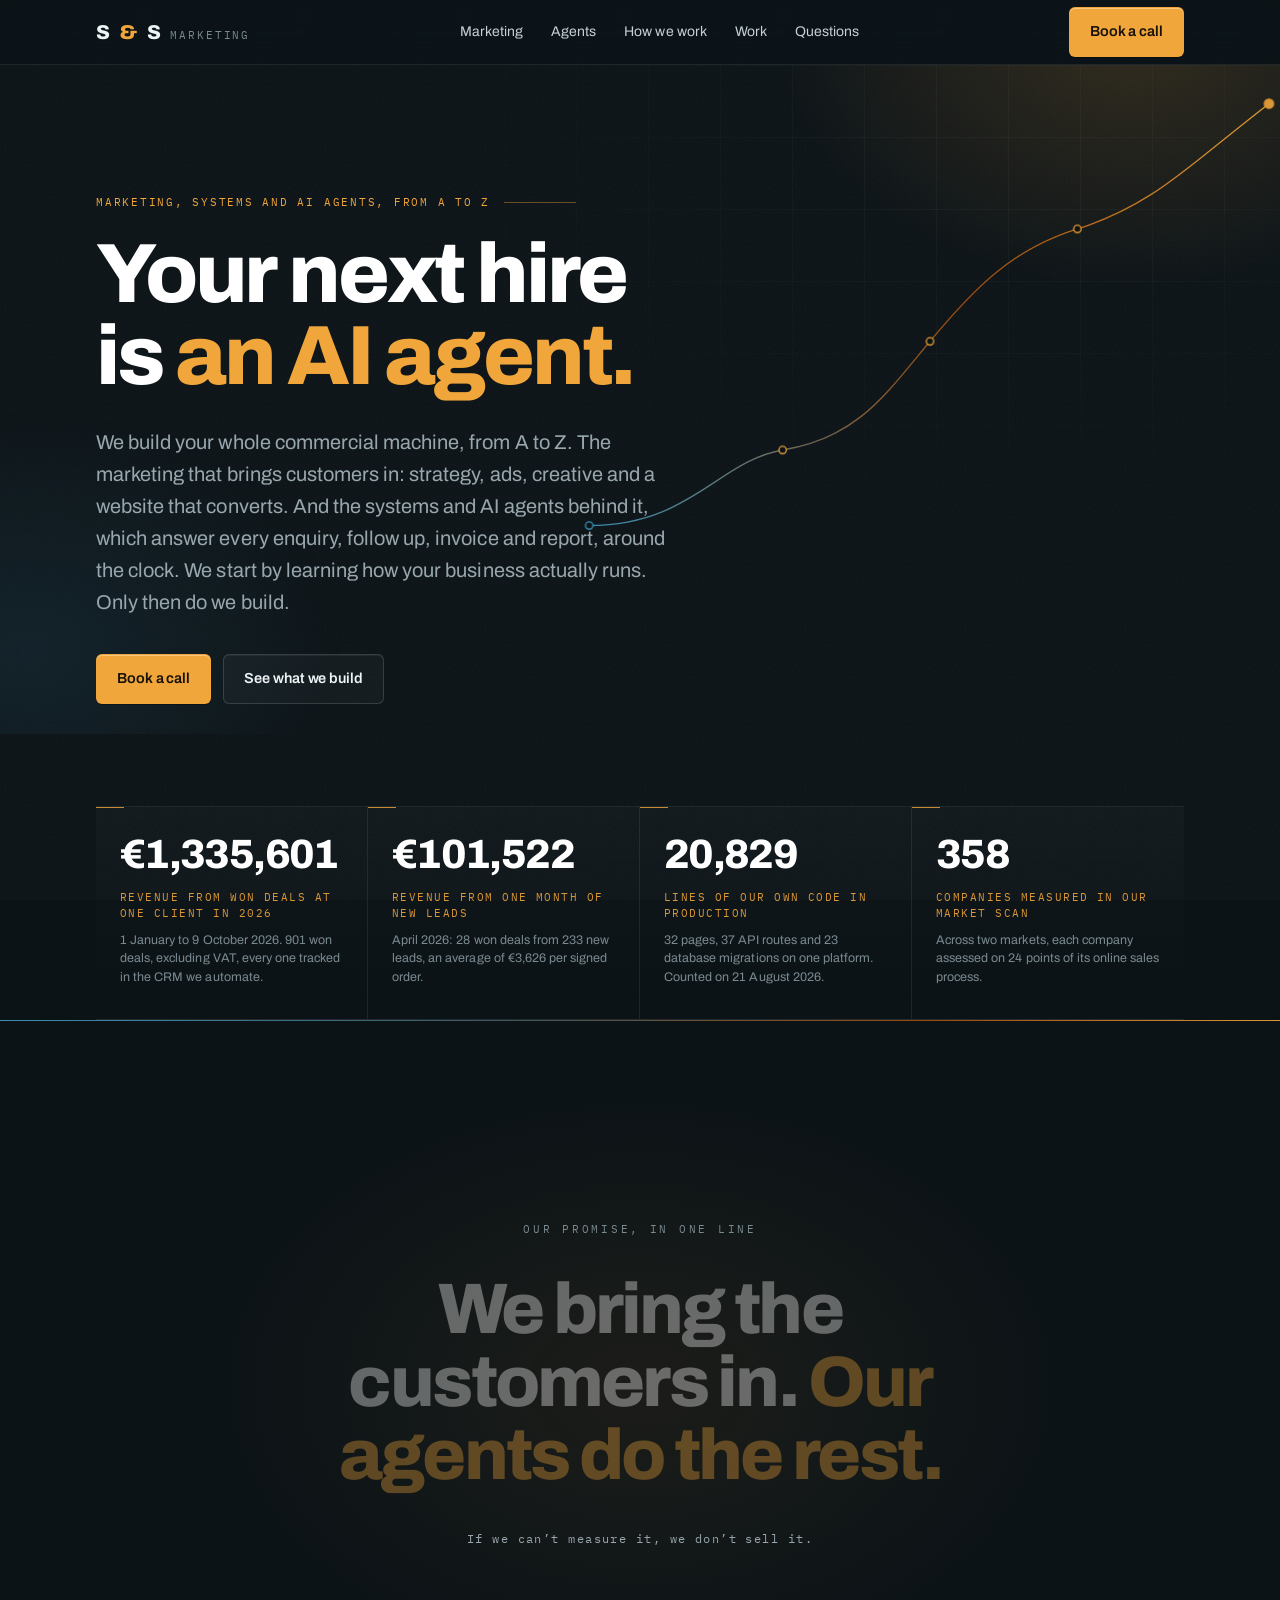
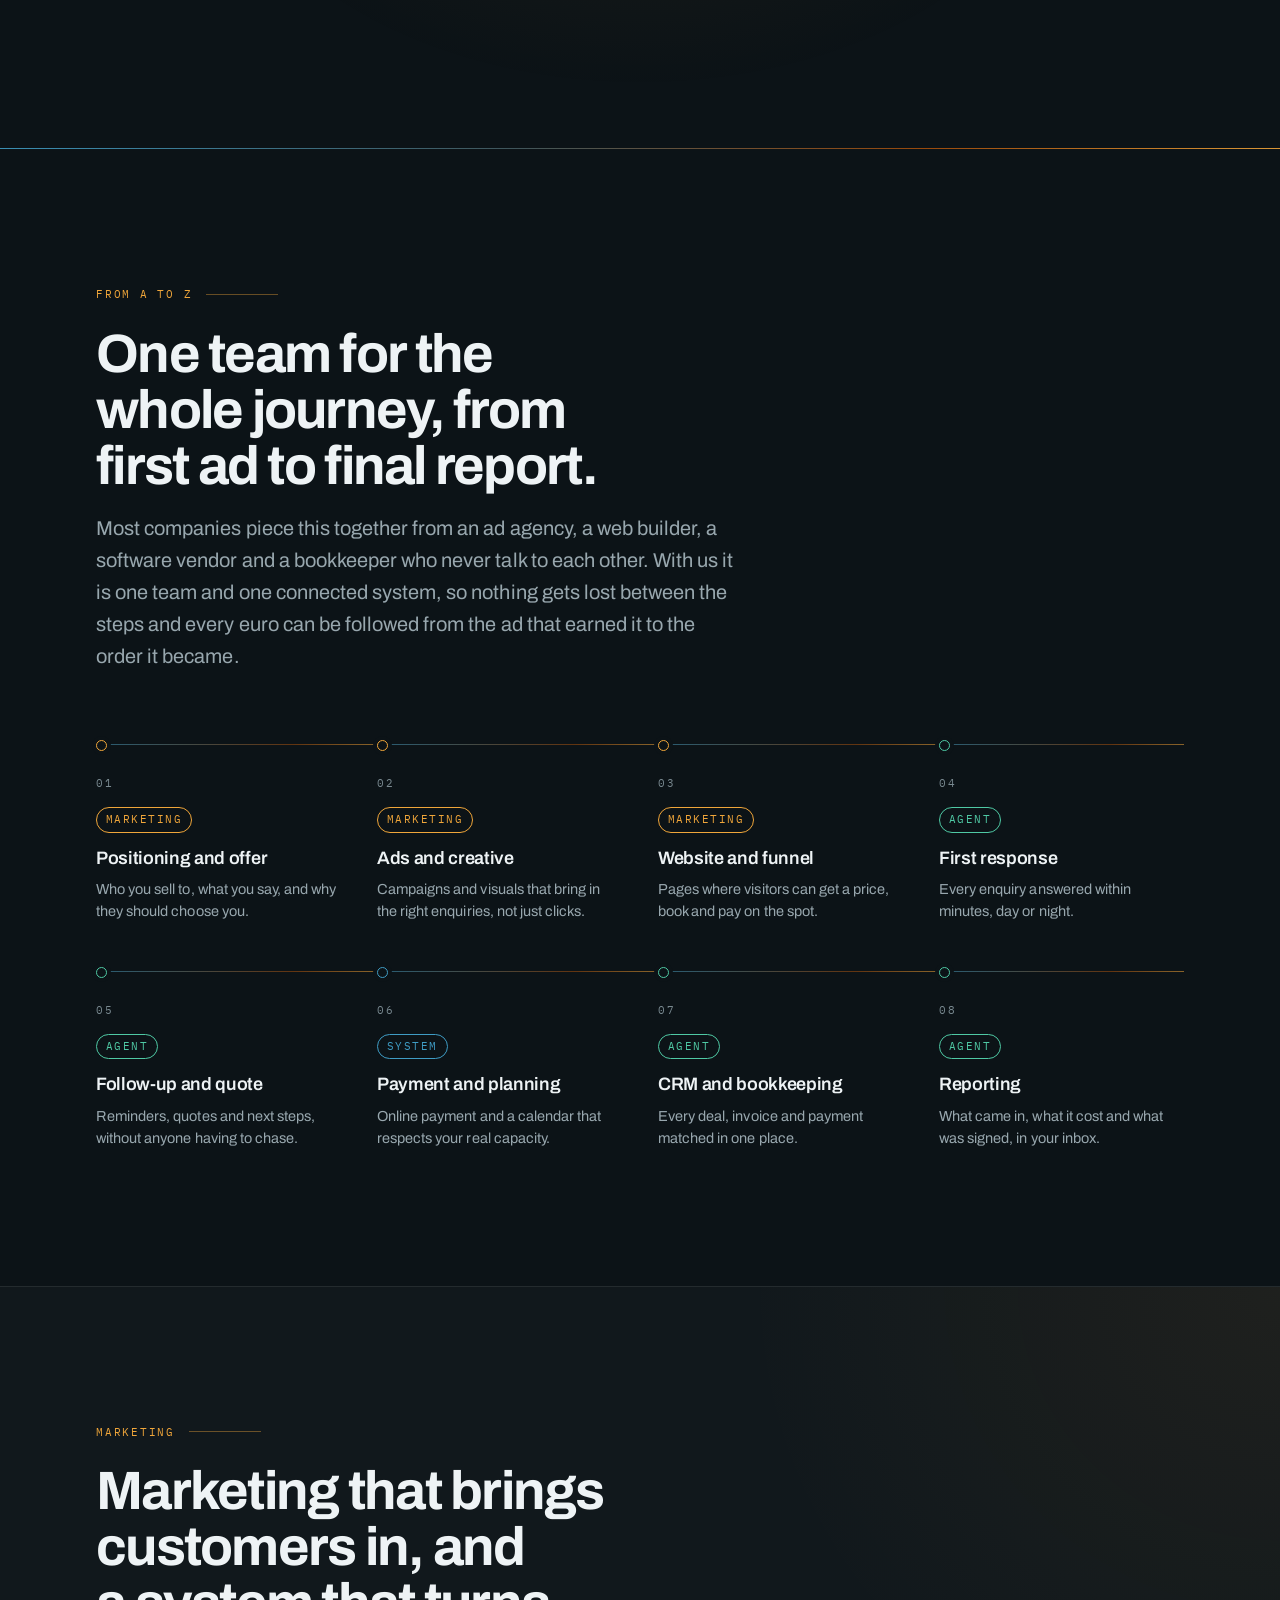
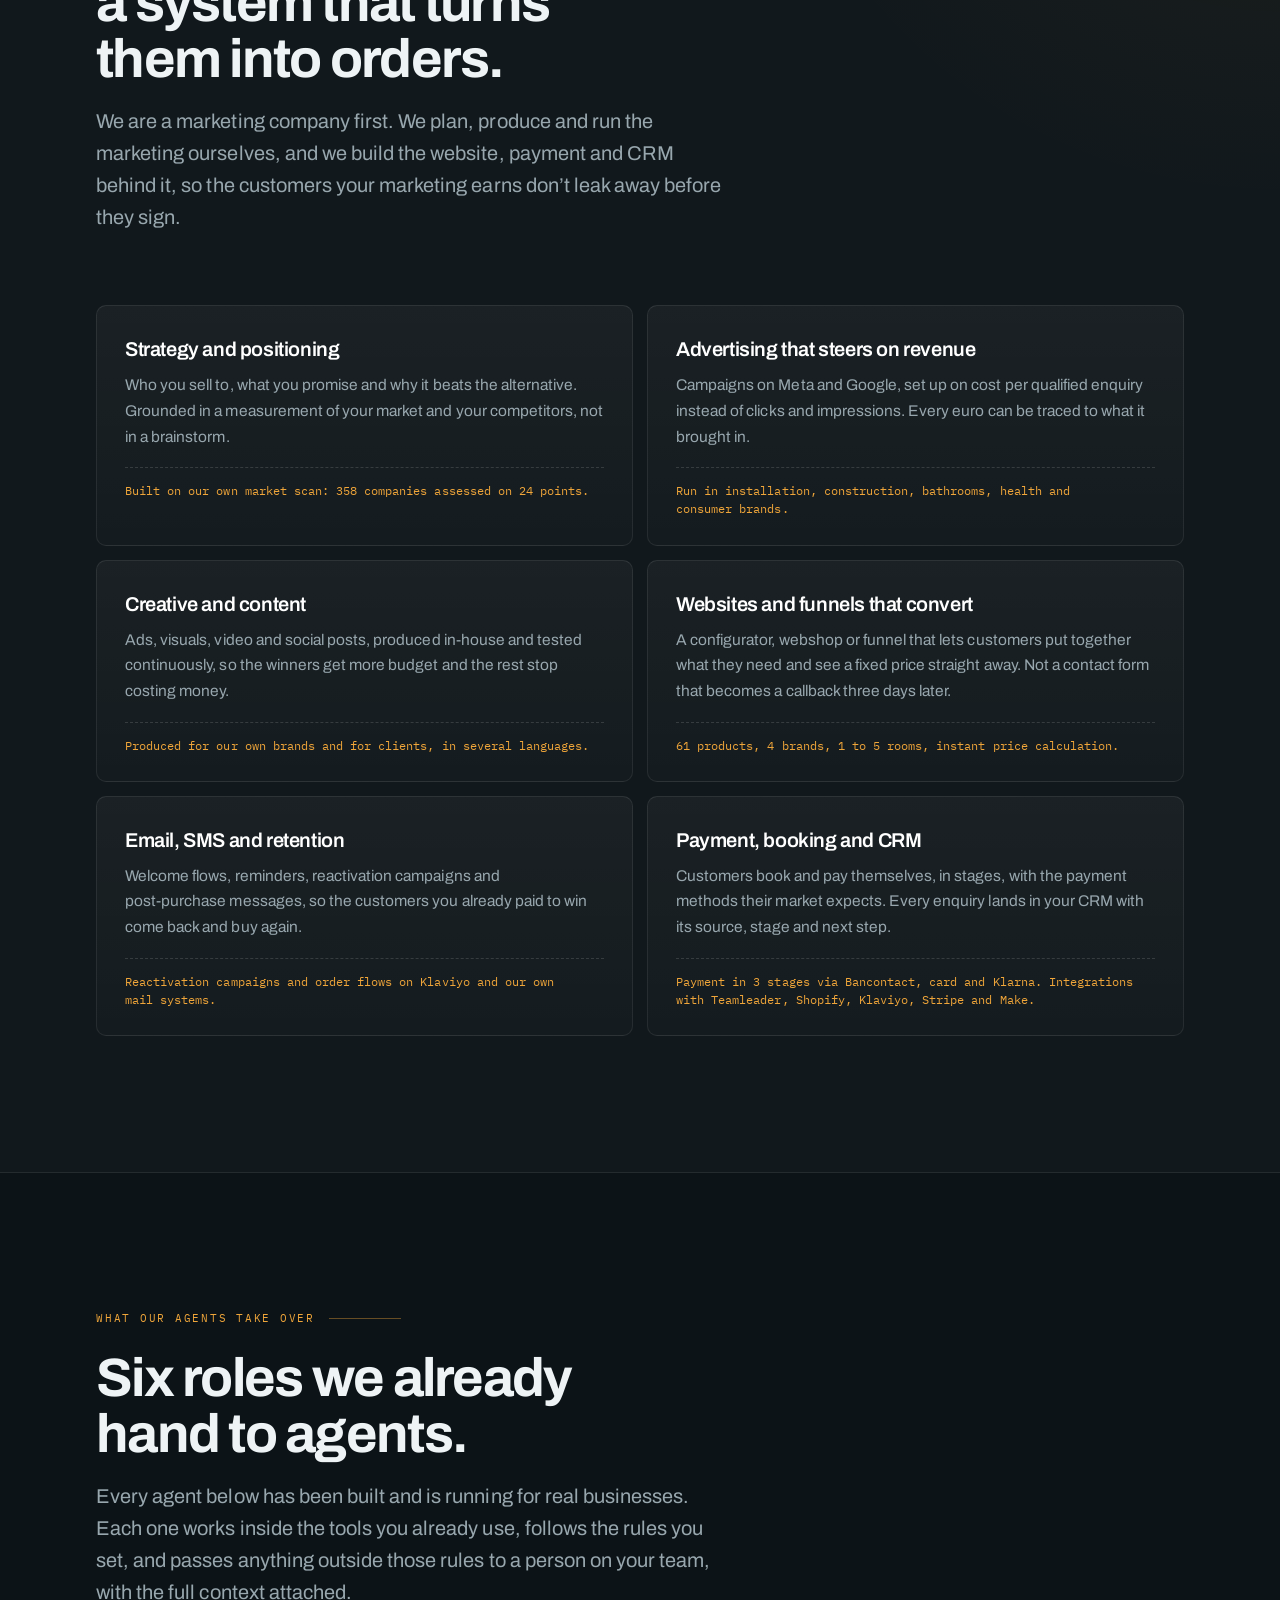
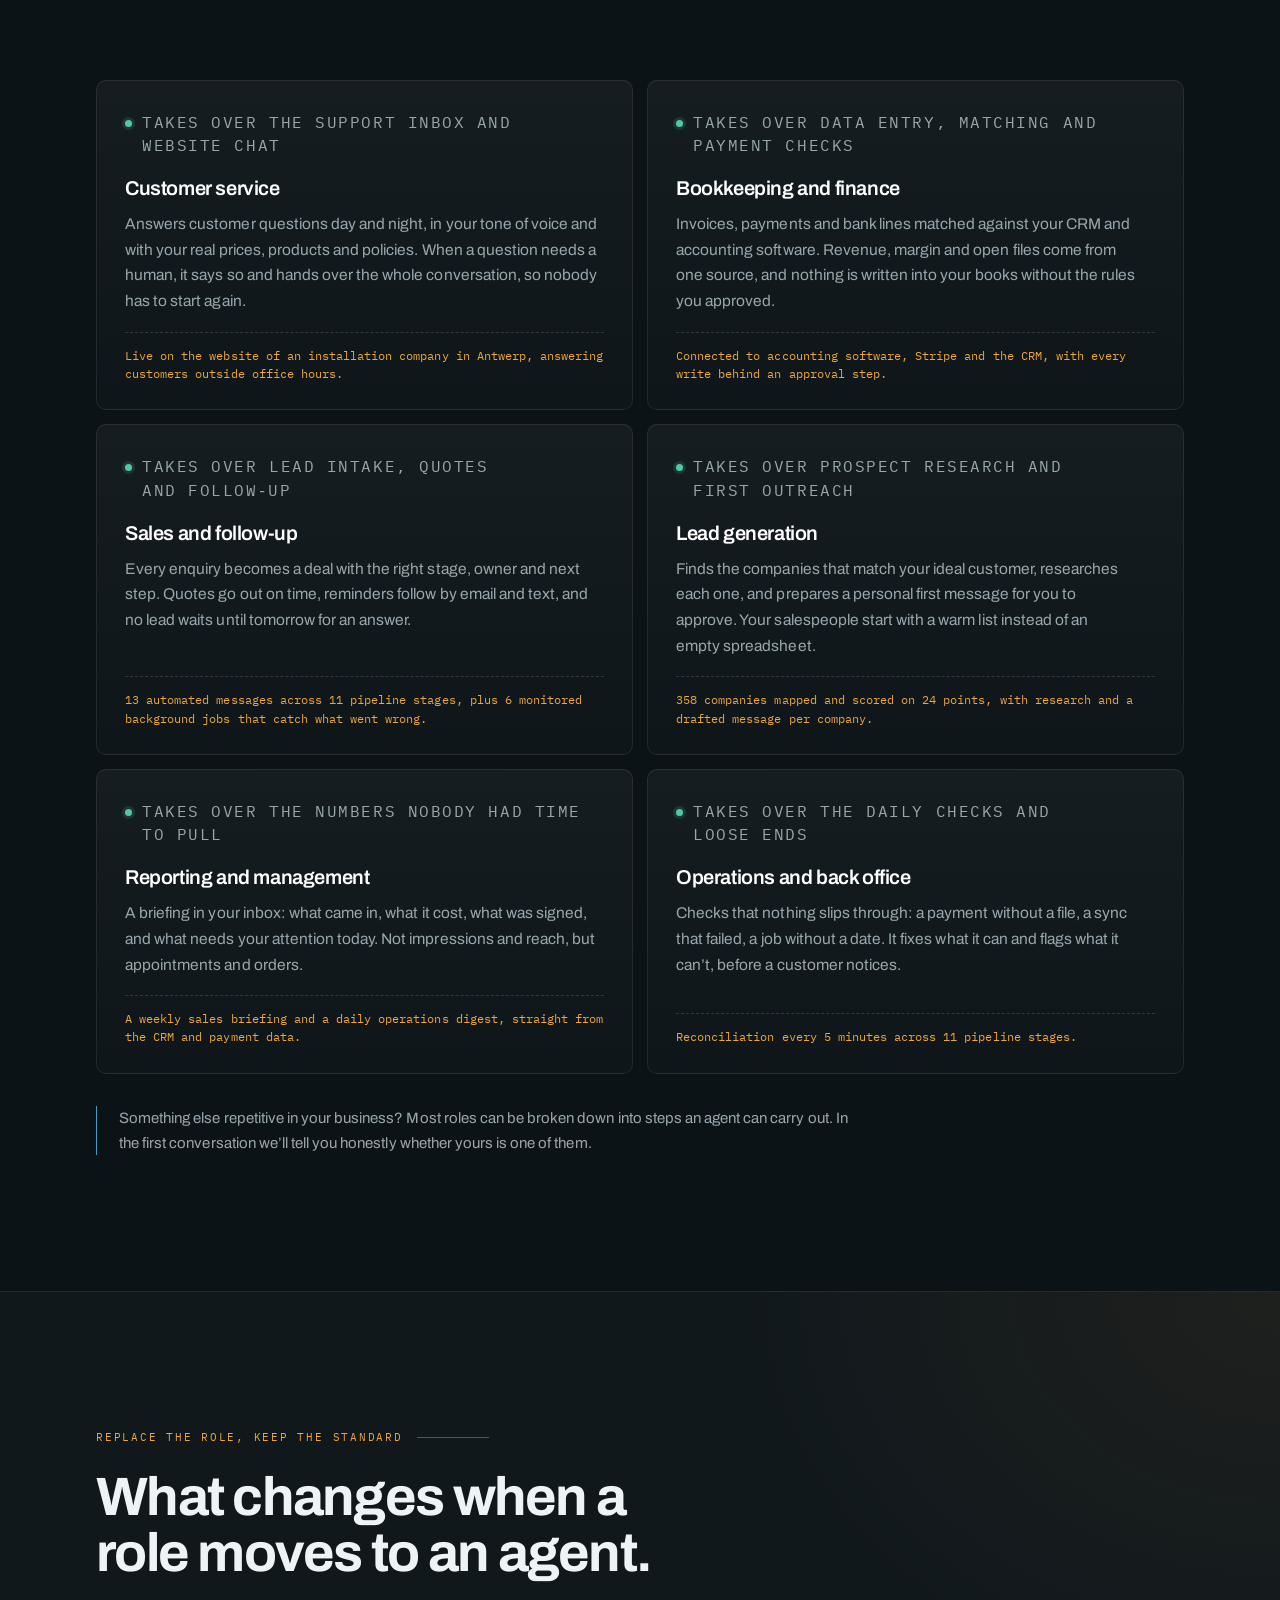
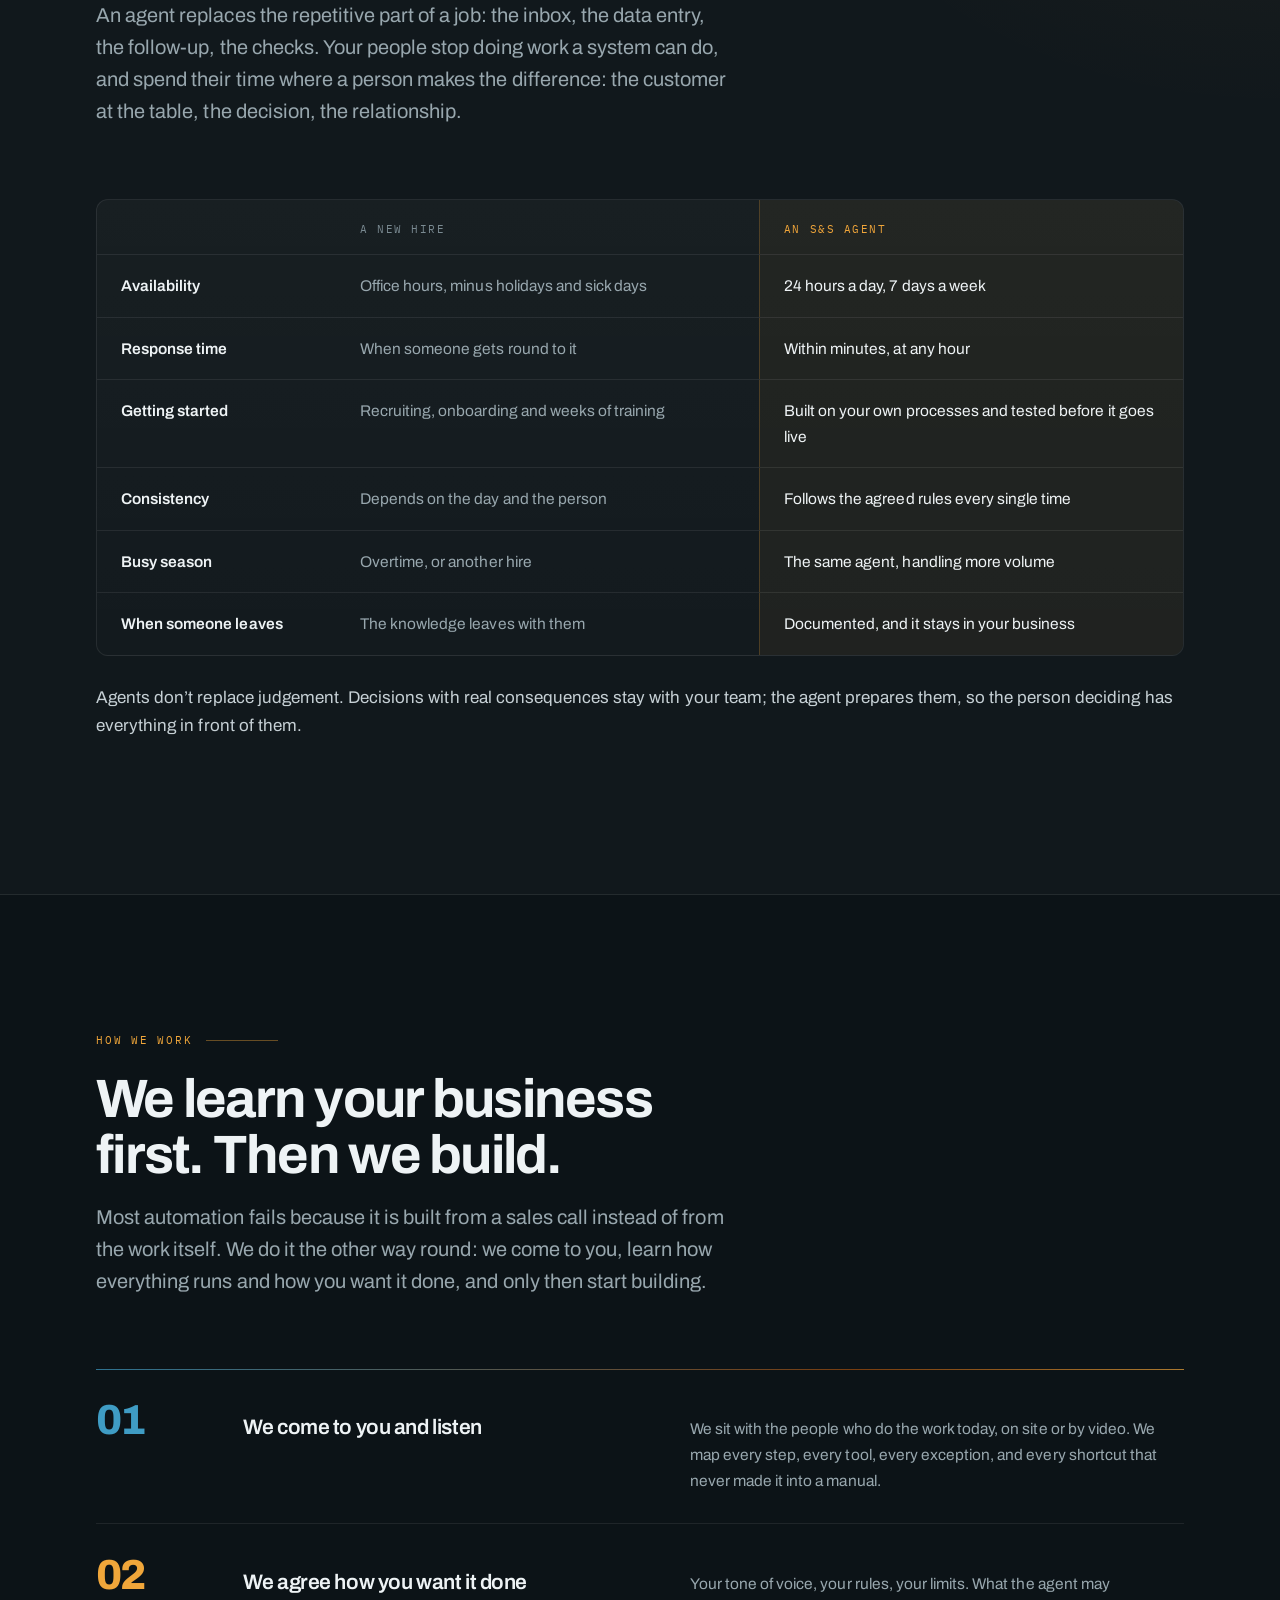
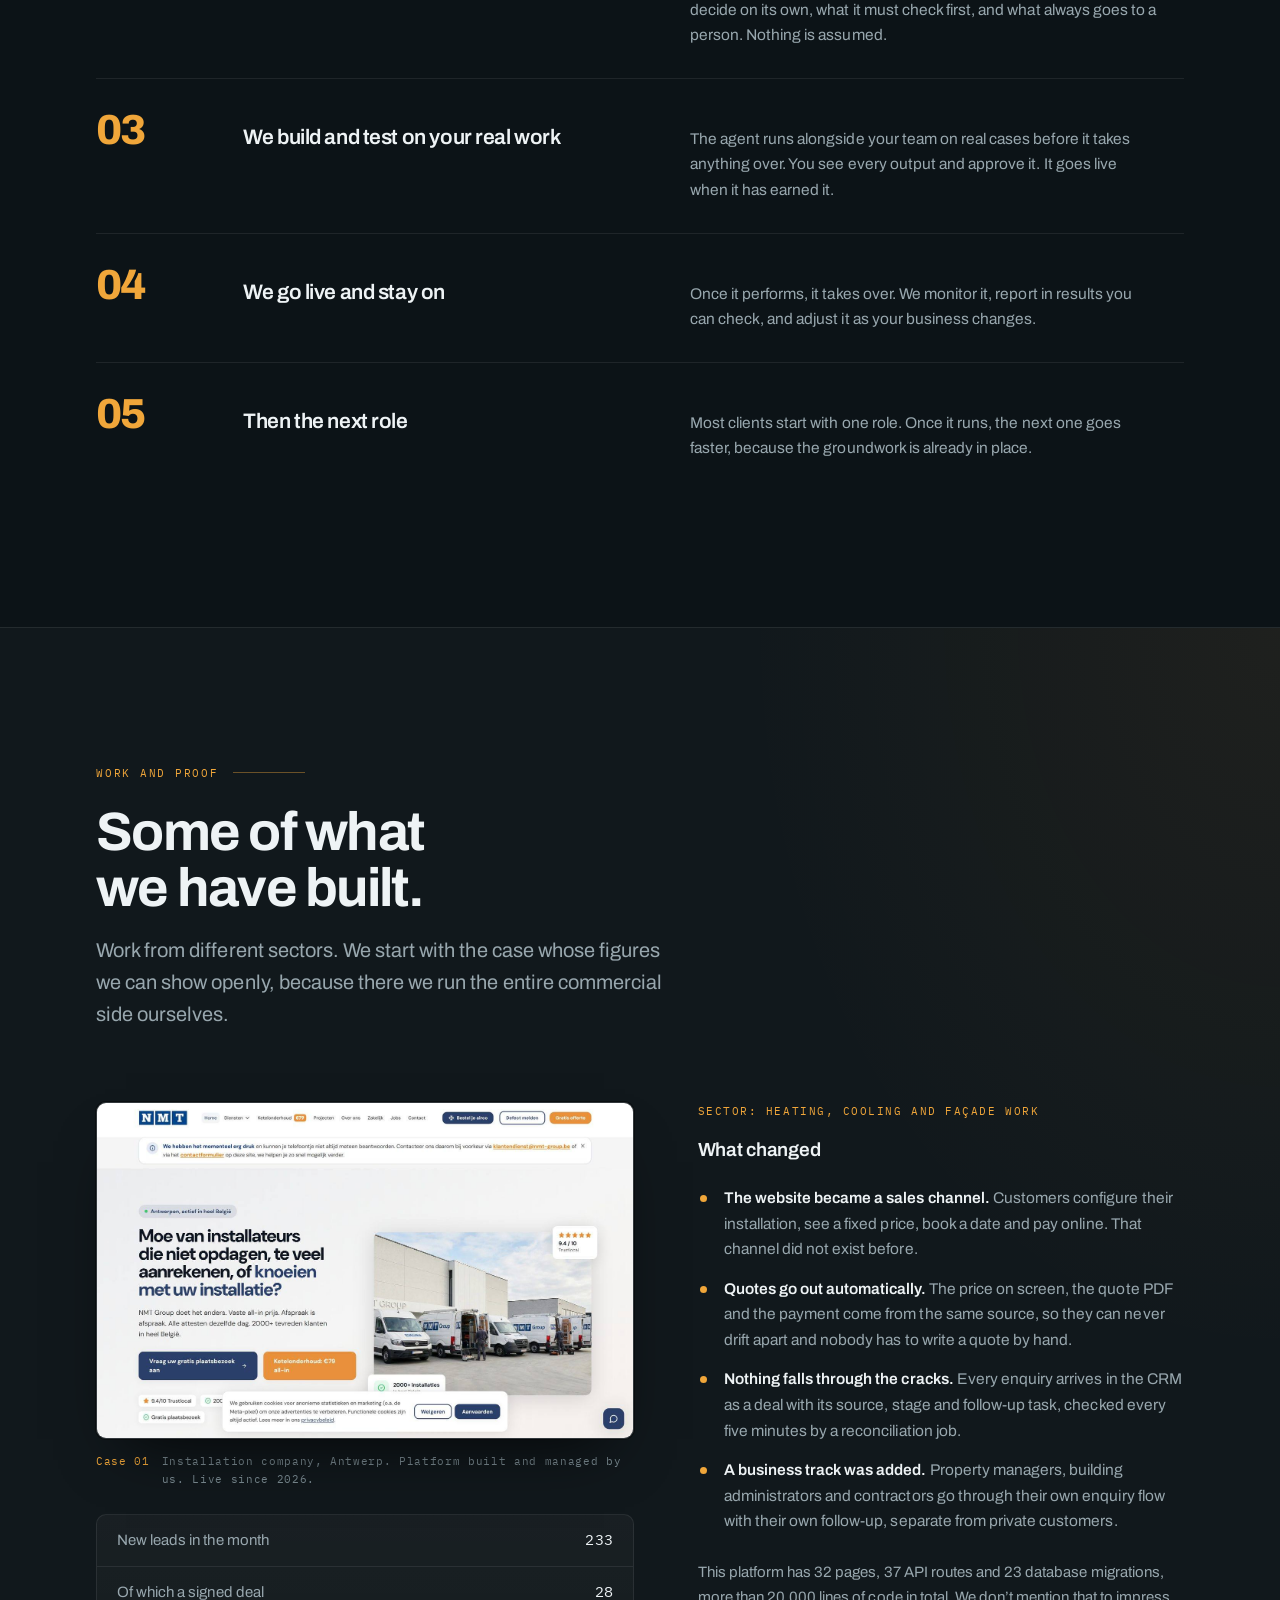
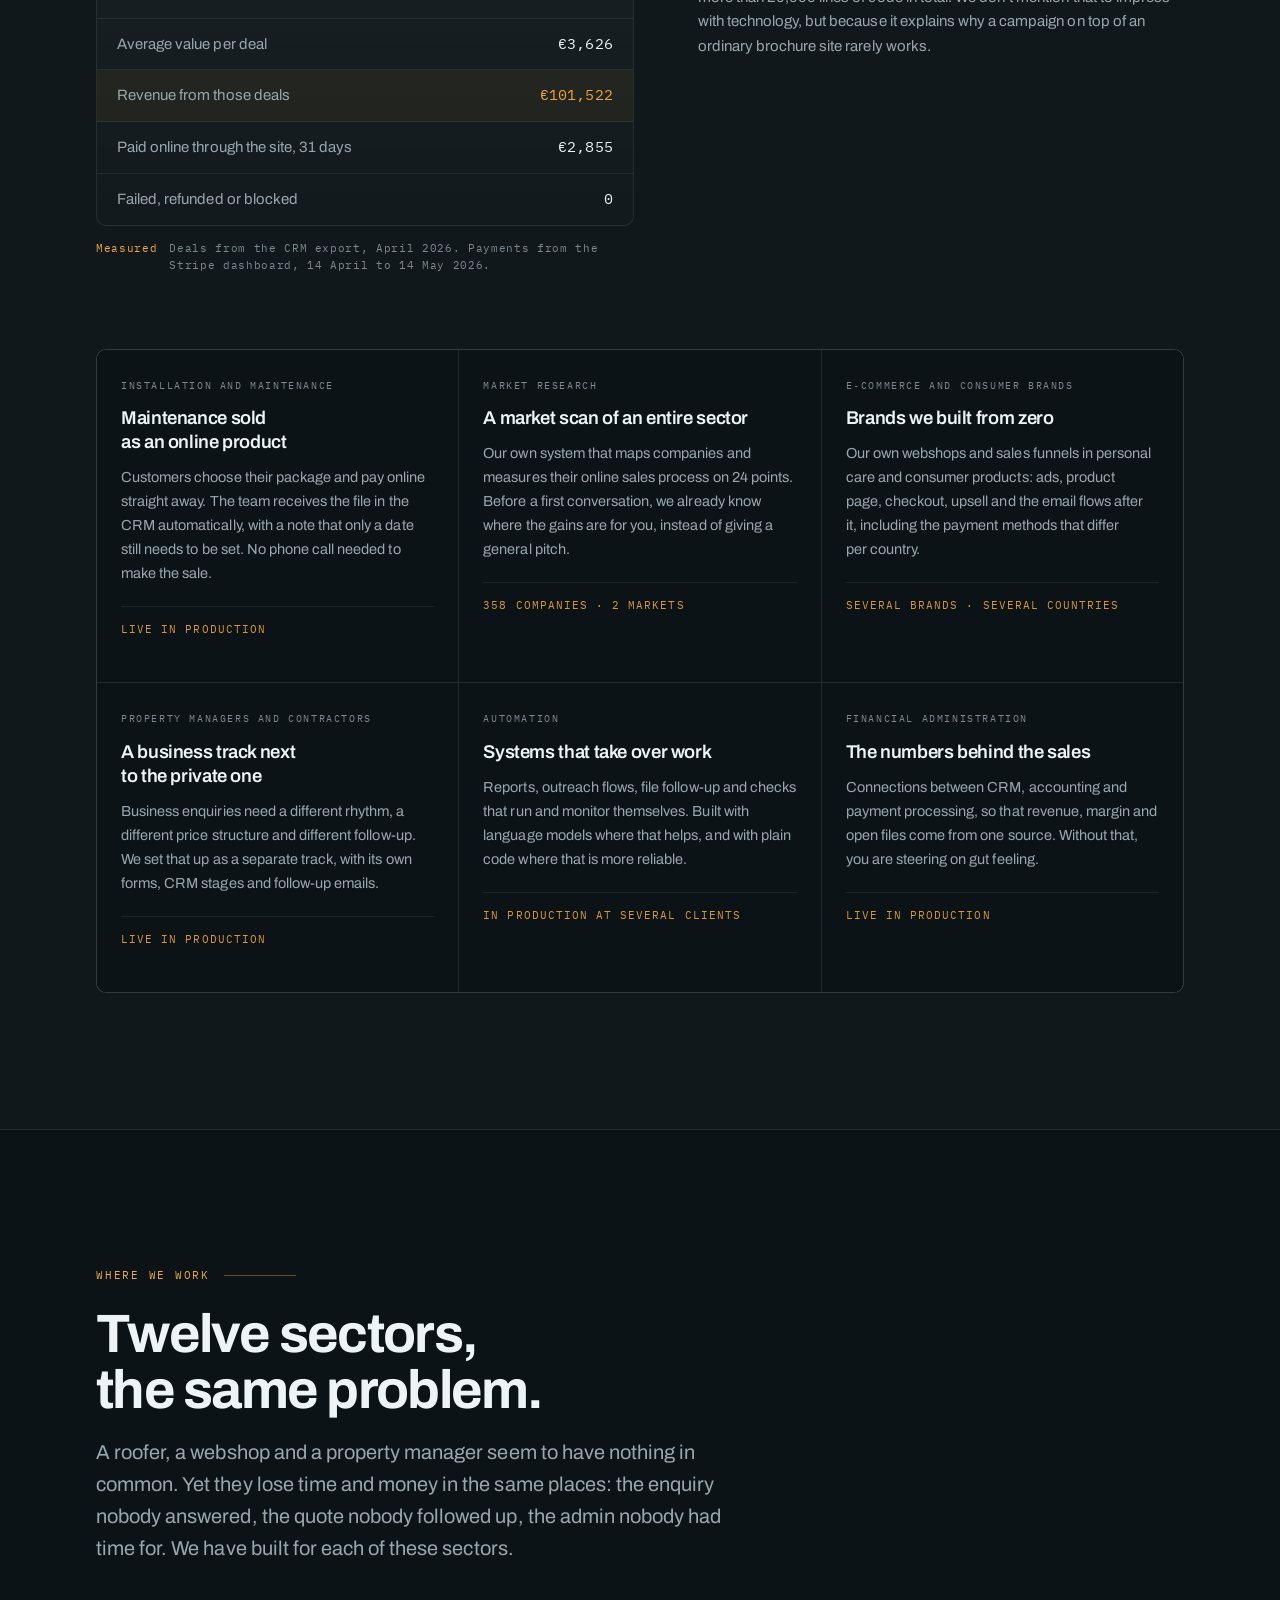
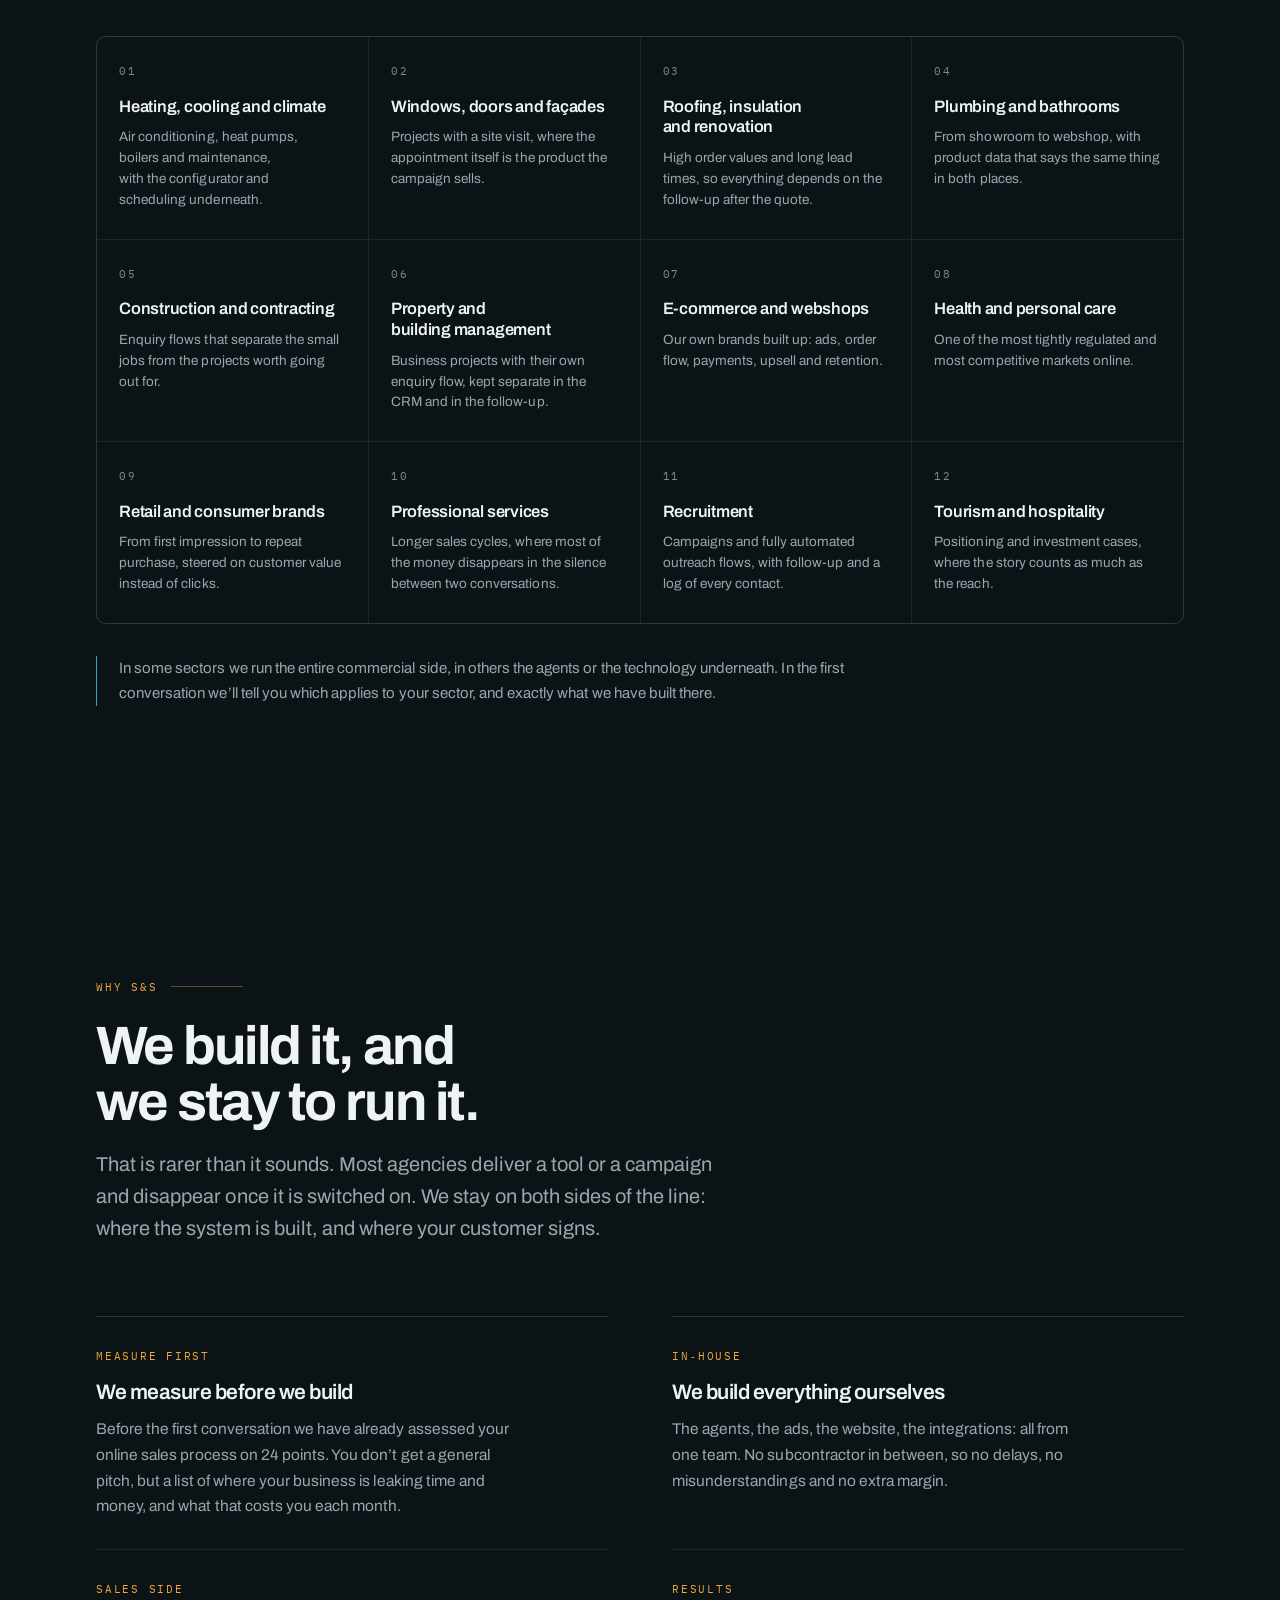
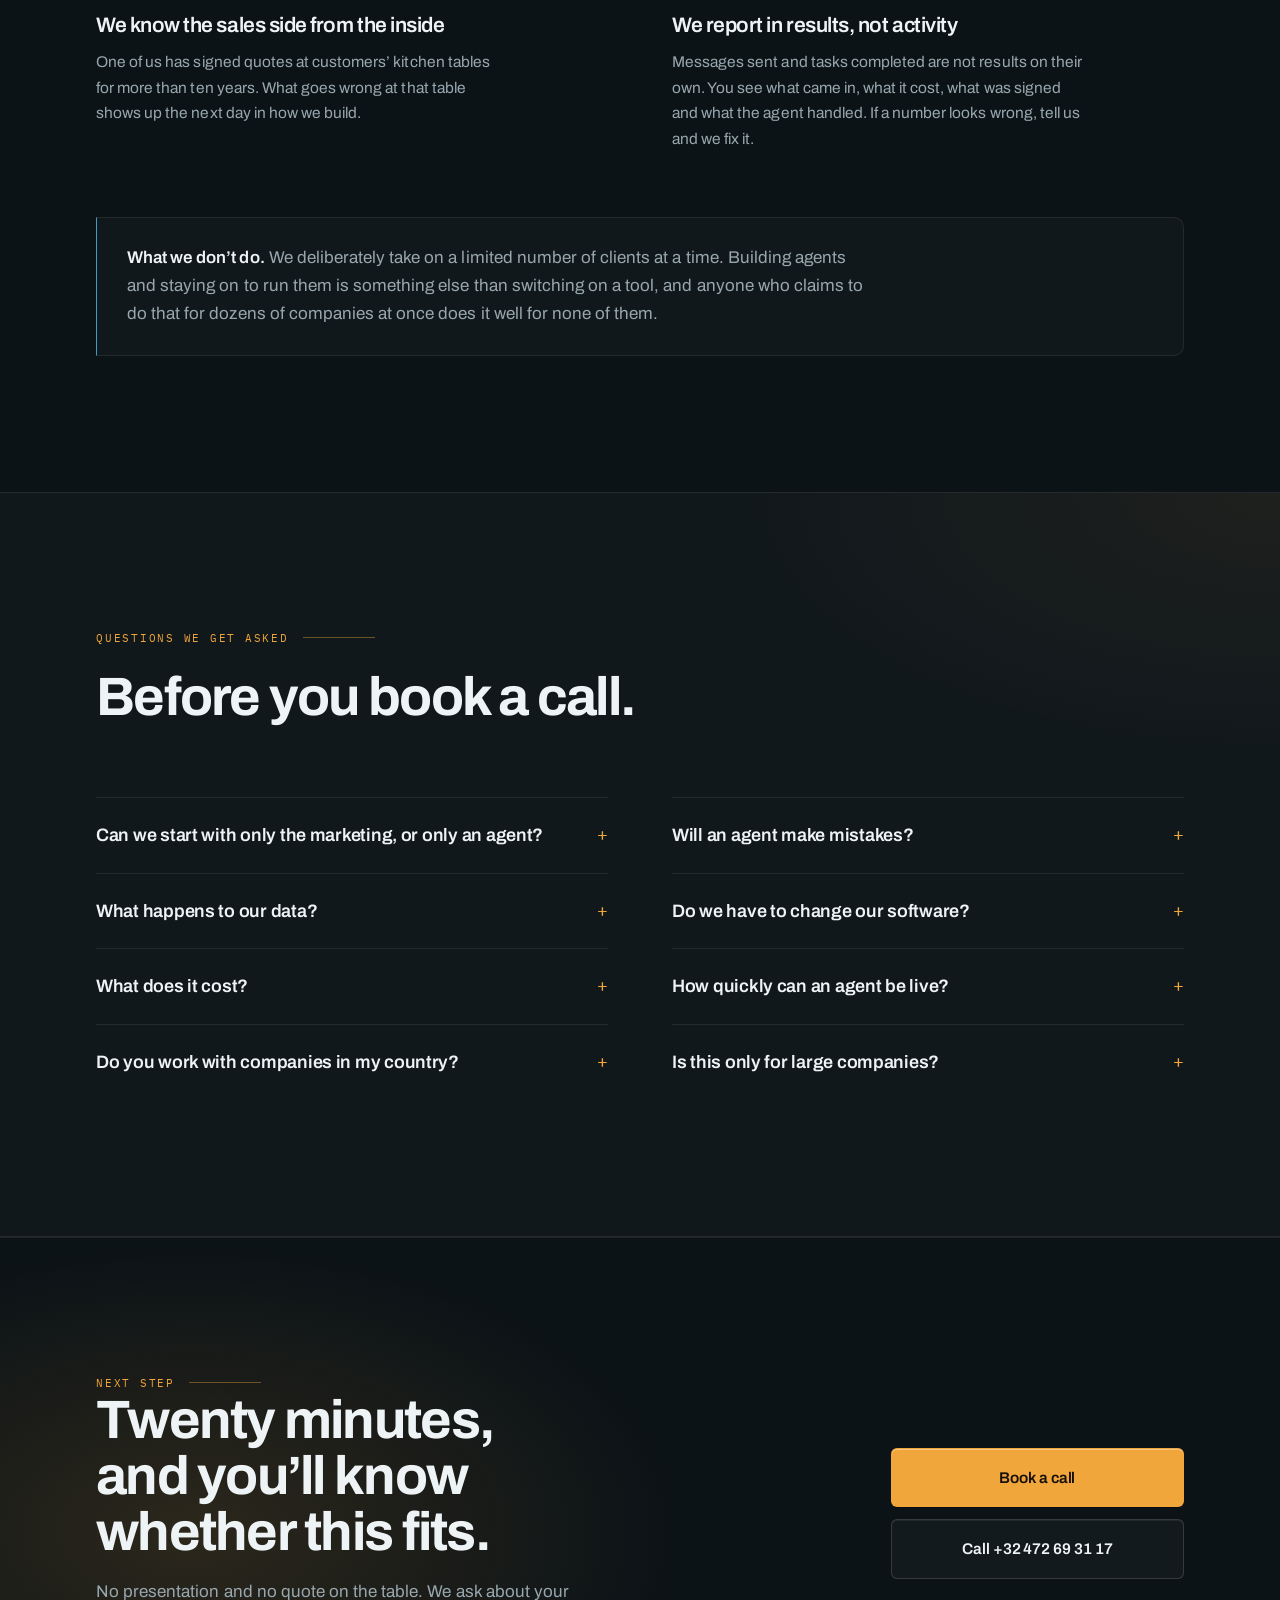
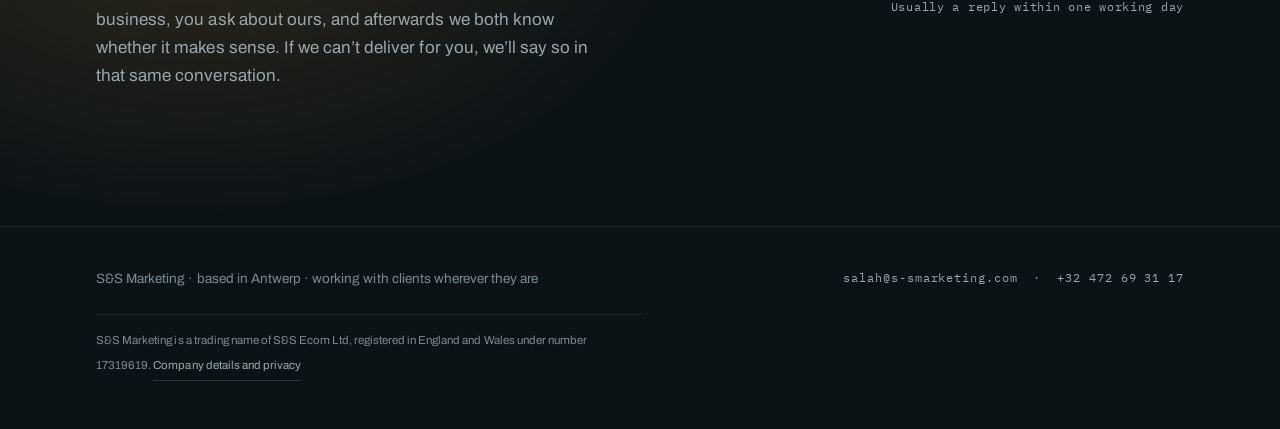
<file: index.html>
<!doctype html>
<html lang="en">
<head>
<meta charset="utf-8">
<meta name="viewport" content="width=device-width, initial-scale=1">
<title>S&amp;S Marketing | Marketing, systems and AI agents, from A to Z</title>
<meta name="description" content="S&amp;S Marketing builds the whole commercial machine from A to Z: the marketing that brings customers in, and the systems and AI agents that answer, follow up, invoice and report. For companies wherever they operate.">
<link rel="canonical" href="https://s-smarketing.com/">
<meta property="og:type" content="website">
<meta property="og:locale" content="en_GB">
<meta property="og:title" content="S&amp;S Marketing | Marketing, systems and AI agents, from A to Z">
<meta property="og:description" content="Marketing that brings customers in, and AI agents that handle customer service, sales follow-up, bookkeeping and reporting. One team, from A to Z.">
<meta property="og:url" content="https://s-smarketing.com/">
<meta name="theme-color" content="#0c1317">
<link rel="icon" href="favicon.svg" type="image/svg+xml">
<link rel="preconnect" href="https://fonts.googleapis.com">
<link rel="preconnect" href="https://fonts.gstatic.com" crossorigin>
<!-- Two font files (Archivo variable + Plex Mono 400), loaded without blocking the first paint. -->
<link href="https://fonts.googleapis.com/css2?family=Archivo:wght@400..900&family=IBM+Plex+Mono&display=swap" rel="stylesheet" media="print" onload="this.media='all'">
<noscript><link href="https://fonts.googleapis.com/css2?family=Archivo:wght@400..900&family=IBM+Plex+Mono&display=swap" rel="stylesheet"></noscript>
<link rel="stylesheet" href="styles.css">
<script type="application/ld+json">
{
  "@context": "https://schema.org",
  "@type": "ProfessionalService",
  "name": "S&S Marketing",
  "url": "https://s-smarketing.com/",
  "email": "salah@s-smarketing.com",
  "telephone": "+32472693117",
  "slogan": "We bring the customers in. Our agents do the rest.",
  "areaServed": "Worldwide",
  "description": "Builds and runs marketing, websites, CRM systems and AI agents for customer service, bookkeeping, sales follow-up and lead generation, from A to Z.",
  "address": { "@type": "PostalAddress", "addressLocality": "Antwerp", "addressCountry": "BE" }
}
</script>
</head>
<body>

<nav class="nav">
  <div class="wrap">
    <a class="merk" href="#top">S<span class="amp">&amp;</span>S <span class="plaats">Marketing</span></a>
    <div class="nav-links">
      <a href="#marketing">Marketing</a>
      <a href="#agents">Agents</a>
      <a href="#approach">How we work</a>
      <a href="#work">Work</a>
      <a href="#faq">Questions</a>
    </div>
    <a class="knop" href="#contact">Book a call</a>
  </div>
</nav>

<header class="hero op-donker" id="top">
  <!-- Decorative: a route that draws itself from cool to warm. No text, no meaning for screen readers. -->
  <div class="route" aria-hidden="true">
    <svg viewBox="0 0 760 520" preserveAspectRatio="xMaxYMin meet" focusable="false">
      <defs>
        <linearGradient id="thermo-grad" x1="0" y1="0" x2="1" y2="0">
          <stop offset="0" stop-color="#3f9cc4"/>
          <stop offset=".55" stop-color="#a8500b"/>
          <stop offset="1" stop-color="#f0a63a"/>
        </linearGradient>
      </defs>
      <path pathLength="1" d="M 10 500 C 120 500 150 430 220 418 C 300 405 330 360 380 300 C 430 240 470 200 540 178 C 610 156 650 120 700 80 C 720 64 735 52 748 42"/>
      <circle class="koel" cx="10" cy="500" r="4"/>
      <circle cx="220" cy="418" r="4"/>
      <circle cx="380" cy="300" r="4"/>
      <circle cx="540" cy="178" r="4"/>
      <circle class="eind" cx="748" cy="42" r="5"/>
    </svg>
  </div>
  <div class="wrap">
    <p class="eyebrow">Marketing, systems and AI agents, from A to Z</p>
    <h1>Your next hire is <span class="accent">an AI agent.</span></h1>
    <p class="lead">We build your whole commercial machine, from A to Z. The marketing that brings
      customers in: strategy, ads, creative and a website that converts. And the systems and AI
      agents behind it, which answer every enquiry, follow up, invoice and report, around the
      clock. We start by learning how your business actually runs. Only then do we build.</p>
    <div class="hero-acties">
      <a class="knop" href="#contact">Book a call</a>
      <a class="knop rand" href="#a-to-z">See what we build</a>
    </div>
  </div>
  <div class="hero-onder">
    <div class="wrap">
        <div class="strip">
          <div class="cel">
            <div class="waarde">&euro;1,335,601</div>
            <div class="label">revenue from won deals at one client in 2026</div>
            <div class="herkomst">1 January to 9 October 2026. 901 won deals, excluding VAT, every one tracked in the CRM we automate.</div>
          </div>
          <div class="cel">
            <div class="waarde">&euro;101,522</div>
            <div class="label">revenue from one month of new leads</div>
            <div class="herkomst">April 2026: 28 won deals from 233 new leads, an average of &euro;3,626 per signed order.</div>
          </div>
          <div class="cel">
            <div class="waarde">20,829</div>
            <div class="label">lines of our own code in production</div>
            <div class="herkomst">32 pages, 37 API routes and 23 database migrations on one platform. Counted on 21 August 2026.</div>
          </div>
          <div class="cel">
            <div class="waarde">358</div>
            <div class="label">companies measured in our market scan</div>
            <div class="herkomst">Across two markets, each company assessed on 24 points of its online sales process.</div>
          </div>
        </div>
    </div>
  </div>
  <hr class="thermo">
</header>

<section class="slogan">
  <div class="wrap">
    <p class="slogan-boven">Our promise, in one line</p>
    <p class="slogan-tekst">We bring the customers in. <em>Our agents do the rest.</em></p>
    <p class="slogan-onder">If we can&rsquo;t measure it, we don&rsquo;t sell it.</p>
  </div>
  <hr class="thermo">
</section>

<section id="a-to-z">
  <div class="wrap">
    <div class="kop verschijn">
      <p class="eyebrow">From A to Z</p>
      <h2>One team for the whole journey, from first ad to final report.</h2>
      <p class="lead">Most companies piece this together from an ad agency, a web builder, a software
        vendor and a bookkeeper who never talk to each other. With us it is one team and one
        connected system, so nothing gets lost between the steps and every euro can be followed
        from the ad that earned it to the order it became.</p>
    </div>
    <ol class="tz verschijn">
      <li><span class="tz-nr">01</span><span class="tz-soort tz-marketing">Marketing</span><h3>Positioning and offer</h3><p>Who you sell to, what you say, and why they should choose you.</p></li>
      <li><span class="tz-nr">02</span><span class="tz-soort tz-marketing">Marketing</span><h3>Ads and creative</h3><p>Campaigns and visuals that bring in the right enquiries, not just clicks.</p></li>
      <li><span class="tz-nr">03</span><span class="tz-soort tz-marketing">Marketing</span><h3>Website and funnel</h3><p>Pages where visitors can get a price, book and pay on the spot.</p></li>
      <li><span class="tz-nr">04</span><span class="tz-soort tz-agent">Agent</span><h3>First response</h3><p>Every enquiry answered within minutes, day or night.</p></li>
      <li><span class="tz-nr">05</span><span class="tz-soort tz-agent">Agent</span><h3>Follow&#8209;up and quote</h3><p>Reminders, quotes and next steps, without anyone having to chase.</p></li>
      <li><span class="tz-nr">06</span><span class="tz-soort tz-systeem">System</span><h3>Payment and planning</h3><p>Online payment and a calendar that respects your real capacity.</p></li>
      <li><span class="tz-nr">07</span><span class="tz-soort tz-agent">Agent</span><h3>CRM and bookkeeping</h3><p>Every deal, invoice and payment matched in one place.</p></li>
      <li><span class="tz-nr">08</span><span class="tz-soort tz-agent">Agent</span><h3>Reporting</h3><p>What came in, what it cost and what was signed, in your inbox.</p></li>
    </ol>
  </div>
</section>

<section class="op-donker" id="marketing">
  <div class="wrap">
    <div class="kop verschijn">
      <p class="eyebrow">Marketing</p>
      <h2>Marketing that brings customers in, and a system that turns them into orders.</h2>
      <p class="lead">We are a marketing company first. We plan, produce and run the marketing ourselves,
        and we build the website, payment and CRM behind it, so the customers your marketing earns
        don&rsquo;t leak away before they sign.</p>
    </div>
    <div class="motor verschijn">
      <article>
        <h3>Strategy and positioning</h3>
        <p>Who you sell to, what you promise and why it beats the alternative. Grounded in a
          measurement of your market and your competitors, not in a brainstorm.</p>
        <p class="bewijs">Built on our own market scan: 358 companies assessed on 24 points.</p>
      </article>
      <article>
        <h3>Advertising that steers on revenue</h3>
        <p>Campaigns on Meta and Google, set up on cost per qualified enquiry instead of clicks
          and impressions. Every euro can be traced to what it brought in.</p>
        <p class="bewijs">Run in installation, construction, bathrooms, health and consumer brands.</p>
      </article>
      <article>
        <h3>Creative and content</h3>
        <p>Ads, visuals, video and social posts, produced in&#8209;house and tested continuously, so the
          winners get more budget and the rest stop costing money.</p>
        <p class="bewijs">Produced for our own brands and for clients, in several languages.</p>
      </article>
      <article>
        <h3>Websites and funnels that convert</h3>
        <p>A configurator, webshop or funnel that lets customers put together what they need and see
          a fixed price straight away. Not a contact form that becomes a callback three days later.</p>
        <p class="bewijs">61 products, 4 brands, 1 to 5 rooms, instant price calculation.</p>
      </article>
      <article>
        <h3>Email, SMS and retention</h3>
        <p>Welcome flows, reminders, reactivation campaigns and post&#8209;purchase messages, so the
          customers you already paid to win come back and buy again.</p>
        <p class="bewijs">Reactivation campaigns and order flows on Klaviyo and our own mail systems.</p>
      </article>
      <article>
        <h3>Payment, booking and CRM</h3>
        <p>Customers book and pay themselves, in stages, with the payment methods their market
          expects. Every enquiry lands in your CRM with its source, stage and next step.</p>
        <p class="bewijs">Payment in 3 stages via Bancontact, card and Klarna. Integrations with
          Teamleader, Shopify, Klaviyo, Stripe and Make.</p>
      </article>
    </div>
  </div>
</section>

<section id="agents">
  <div class="wrap">
    <div class="kop verschijn">
      <p class="eyebrow">What our agents take over</p>
      <h2>Six roles we already hand to agents.</h2>
      <p class="lead">Every agent below has been built and is running for real businesses. Each one
        works inside the tools you already use, follows the rules you set, and passes anything
        outside those rules to a person on your team, with the full context attached.</p>
    </div>
    <div class="motor agenten verschijn">
      <article>
        <p class="neemt-over">Takes over the support inbox and website chat</p>
        <h3>Customer service</h3>
        <p>Answers customer questions day and night, in your tone of voice and with your real
          prices, products and policies. When a question needs a human, it says so and hands
          over the whole conversation, so nobody has to start again.</p>
        <p class="bewijs">Live on the website of an installation company in Antwerp, answering
          customers outside office hours.</p>
      </article>
      <article>
        <p class="neemt-over">Takes over data entry, matching and payment checks</p>
        <h3>Bookkeeping and finance</h3>
        <p>Invoices, payments and bank lines matched against your CRM and accounting software.
          Revenue, margin and open files come from one source, and nothing is written into your
          books without the rules you approved.</p>
        <p class="bewijs">Connected to accounting software, Stripe and the CRM, with every write
          behind an approval step.</p>
      </article>
      <article>
        <p class="neemt-over">Takes over lead intake, quotes and follow&#8209;up</p>
        <h3>Sales and follow&#8209;up</h3>
        <p>Every enquiry becomes a deal with the right stage, owner and next step. Quotes go out
          on time, reminders follow by email and text, and no lead waits until tomorrow for an
          answer.</p>
        <p class="bewijs">13 automated messages across 11 pipeline stages, plus 6 monitored
          background jobs that catch what went wrong.</p>
      </article>
      <article>
        <p class="neemt-over">Takes over prospect research and first outreach</p>
        <h3>Lead generation</h3>
        <p>Finds the companies that match your ideal customer, researches each one, and prepares
          a personal first message for you to approve. Your salespeople start with a warm list
          instead of an empty spreadsheet.</p>
        <p class="bewijs">358 companies mapped and scored on 24 points, with research and a
          drafted message per company.</p>
      </article>
      <article>
        <p class="neemt-over">Takes over the numbers nobody had time to pull</p>
        <h3>Reporting and management</h3>
        <p>A briefing in your inbox: what came in, what it cost, what was signed, and what needs
          your attention today. Not impressions and reach, but appointments and orders.</p>
        <p class="bewijs">A weekly sales briefing and a daily operations digest, straight from the
          CRM and payment data.</p>
      </article>
      <article>
        <p class="neemt-over">Takes over the daily checks and loose ends</p>
        <h3>Operations and back office</h3>
        <p>Checks that nothing slips through: a payment without a file, a sync that failed, a job
          without a date. It fixes what it can and flags what it can&rsquo;t, before a customer
          notices.</p>
        <p class="bewijs">Reconciliation every 5 minutes across 11 pipeline stages.</p>
      </article>
    </div>
    <p class="sector-voet verschijn">Something else repetitive in your business? Most roles can be broken
      down into steps an agent can carry out. In the first conversation we&rsquo;ll tell you honestly
      whether yours is one of them.</p>
  </div>
</section>

<section class="op-donker" id="replace">
  <div class="wrap">
    <div class="kop verschijn">
      <p class="eyebrow">Replace the role, keep the standard</p>
      <h2>What changes when a role moves to an agent.</h2>
      <p class="lead">An agent replaces the repetitive part of a job: the inbox, the data entry, the
        follow&#8209;up, the checks. Your people stop doing work a system can do, and spend their
        time where a person makes the difference: the customer at the table, the decision, the
        relationship.</p>
    </div>
    <div class="vergelijk-houder verschijn">
      <table class="vergelijk">
        <thead>
          <tr><th scope="col"><span class="sr-only">Aspect</span></th><th scope="col">A new hire</th><th scope="col">An S&amp;S agent</th></tr>
        </thead>
        <tbody>
          <tr><th scope="row">Availability</th><td data-label="A new hire">Office hours, minus holidays and sick days</td><td data-label="An S&amp;S agent">24 hours a day, 7 days a week</td></tr>
          <tr><th scope="row">Response time</th><td data-label="A new hire">When someone gets round to it</td><td data-label="An S&amp;S agent">Within minutes, at any hour</td></tr>
          <tr><th scope="row">Getting started</th><td data-label="A new hire">Recruiting, onboarding and weeks of training</td><td data-label="An S&amp;S agent">Built on your own processes and tested before it goes live</td></tr>
          <tr><th scope="row">Consistency</th><td data-label="A new hire">Depends on the day and the person</td><td data-label="An S&amp;S agent">Follows the agreed rules every single time</td></tr>
          <tr><th scope="row">Busy season</th><td data-label="A new hire">Overtime, or another hire</td><td data-label="An S&amp;S agent">The same agent, handling more volume</td></tr>
          <tr><th scope="row">When someone leaves</th><td data-label="A new hire">The knowledge leaves with them</td><td data-label="An S&amp;S agent">Documented, and it stays in your business</td></tr>
        </tbody>
      </table>
    </div>
    <p class="meer-diensten verschijn">Agents don&rsquo;t replace judgement. Decisions with real consequences stay
      with your team; the agent prepares them, so the person deciding has everything in front of
      them.</p>
  </div>
</section>

<section id="approach">
  <div class="wrap">
    <div class="kop verschijn">
      <p class="eyebrow">How we work</p>
      <h2>We learn your business first. Then we build.</h2>
      <p class="lead">Most automation fails because it is built from a sales call instead of from the
        work itself. We do it the other way round: we come to you, learn how everything runs and
        how you want it done, and only then start building.</p>
    </div>
    <ol class="stappen verschijn">
      <li>
        <span class="stap-nr">01</span>
        <h3>We come to you and listen</h3>
        <p>We sit with the people who do the work today, on site or by video. We map every step,
          every tool, every exception, and every shortcut that never made it into a manual.</p>
      </li>
      <li>
        <span class="stap-nr">02</span>
        <h3>We agree how you want it done</h3>
        <p>Your tone of voice, your rules, your limits. What the agent may decide on its own,
          what it must check first, and what always goes to a person. Nothing is assumed.</p>
      </li>
      <li>
        <span class="stap-nr">03</span>
        <h3>We build and test on your real work</h3>
        <p>The agent runs alongside your team on real cases before it takes anything over. You
          see every output and approve it. It goes live when it has earned it.</p>
      </li>
      <li>
        <span class="stap-nr">04</span>
        <h3>We go live and stay on</h3>
        <p>Once it performs, it takes over. We monitor it, report in results you can check, and
          adjust it as your business changes.</p>
      </li>
      <li>
        <span class="stap-nr">05</span>
        <h3>Then the next role</h3>
        <p>Most clients start with one role. Once it runs, the next one goes faster, because the
          groundwork is already in place.</p>
      </li>
    </ol>
  </div>
</section>

<section class="op-donker" id="work">
  <div class="wrap">
    <div class="kop verschijn">
      <p class="eyebrow">Work and proof</p>
      <h2>Some of what we have built.</h2>
      <p class="lead">Work from different sectors. We start with the case whose figures we can show
        openly, because there we run the entire commercial side ourselves.</p>
    </div>

    <div class="case verschijn">
      <div class="case-beeld">
        <img src="img/nmt-desktop.jpg" alt="Homepage of an installation company with a quote button, boiler maintenance offer and trust badges" loading="lazy" width="1400" height="875">
        <p class="figuur"><b>Case 01</b> Installation company, Antwerp. Platform built and managed by us. Live since 2026.</p>
        <div class="meting">
          <div class="rij"><span>New leads in the month</span><b>233</b></div>
          <div class="rij"><span>Of which a signed deal</span><b>28</b></div>
          <div class="rij"><span>Average value per deal</span><b>&euro;3,626</b></div>
          <div class="rij top"><span>Revenue from those deals</span><b>&euro;101,522</b></div>
          <div class="rij"><span>Paid online through the site, 31 days</span><b>&euro;2,855</b></div>
          <div class="rij"><span>Failed, refunded or blocked</span><b>0</b></div>
        </div>
        <p class="figuur"><b>Measured</b> Deals from the CRM export, April 2026. Payments from the Stripe dashboard, 14 April to 14 May 2026.</p>
      </div>
      <div>
        <p class="case-sector">Sector: heating, cooling and fa&ccedil;ade work</p>
        <h3 style="margin-bottom:14px">What changed</h3>
        <ul class="opsom">
          <li><strong>The website became a sales channel.</strong> Customers configure their
            installation, see a fixed price, book a date and pay online. That channel did not
            exist before.</li>
          <li><strong>Quotes go out automatically.</strong> The price on screen, the quote PDF and
            the payment come from the same source, so they can never drift apart and nobody has
            to write a quote by hand.</li>
          <li><strong>Nothing falls through the cracks.</strong> Every enquiry arrives in the CRM
            as a deal with its source, stage and follow&#8209;up task, checked every five minutes by
            a reconciliation job.</li>
          <li><strong>A business track was added.</strong> Property managers, building
            administrators and contractors go through their own enquiry flow with their own
            follow&#8209;up, separate from private customers.</li>
        </ul>
        <p style="margin-top:26px;color:var(--muted);font-size:15px">
          This platform has 32 pages, 37 API routes and 23 database migrations, more than 20,000
          lines of code in total. We don&rsquo;t mention that to impress with technology, but because
          it explains why a campaign on top of an ordinary brochure site rarely works.</p>
      </div>
    </div>

    <div class="werk verschijn" style="margin-top:56px">
      <article>
        <div class="inh">
          <span class="w-sector">Installation and maintenance</span>
          <h3>Maintenance sold as an online product</h3>
          <p>Customers choose their package and pay online straight away. The team receives the
            file in the CRM automatically, with a note that only a date still needs to be set.
            No phone call needed to make the sale.</p>
          <p class="tag">Live in production</p>
        </div>
      </article>
      <article>
        <div class="inh">
          <span class="w-sector">Market research</span>
          <h3>A market scan of an entire sector</h3>
          <p>Our own system that maps companies and measures their online sales process on 24
            points. Before a first conversation, we already know where the gains are for you,
            instead of giving a general pitch.</p>
          <p class="tag">358 companies &middot; 2 markets</p>
        </div>
      </article>
      <article>
        <div class="inh">
          <span class="w-sector">E&#8209;commerce and consumer brands</span>
          <h3>Brands we built from zero</h3>
          <p>Our own webshops and sales funnels in personal care and consumer products: ads,
            product page, checkout, upsell and the email flows after it, including the payment
            methods that differ per country.</p>
          <p class="tag">Several brands &middot; several countries</p>
        </div>
      </article>
      <article>
        <div class="inh">
          <span class="w-sector">Property managers and contractors</span>
          <h3>A business track next to the private one</h3>
          <p>Business enquiries need a different rhythm, a different price structure and
            different follow&#8209;up. We set that up as a separate track, with its own forms, CRM
            stages and follow&#8209;up emails.</p>
          <p class="tag">Live in production</p>
        </div>
      </article>
      <article>
        <div class="inh">
          <span class="w-sector">Automation</span>
          <h3>Systems that take over work</h3>
          <p>Reports, outreach flows, file follow&#8209;up and checks that run and monitor
            themselves. Built with language models where that helps, and with plain code where
            that is more reliable.</p>
          <p class="tag">In production at several clients</p>
        </div>
      </article>
      <article>
        <div class="inh">
          <span class="w-sector">Financial administration</span>
          <h3>The numbers behind the sales</h3>
          <p>Connections between CRM, accounting and payment processing, so that revenue, margin
            and open files come from one source. Without that, you are steering on gut feeling.</p>
          <p class="tag">Live in production</p>
        </div>
      </article>
    </div>
  </div>
</section>

<section id="sectors">
  <div class="wrap">
    <div class="kop verschijn">
      <p class="eyebrow">Where we work</p>
      <h2>Twelve sectors, the same problem.</h2>
      <p class="lead">A roofer, a webshop and a property manager seem to have nothing in common. Yet
        they lose time and money in the same places: the enquiry nobody answered, the quote nobody
        followed up, the admin nobody had time for. We have built for each of these sectors.</p>
    </div>
    <div class="sectoren verschijn">
      <article><span class="s-nr">01</span><h3>Heating, cooling and climate</h3><p>Air conditioning, heat pumps, boilers and maintenance, with the configurator and scheduling underneath.</p></article>
      <article><span class="s-nr">02</span><h3>Windows, doors and fa&ccedil;ades</h3><p>Projects with a site visit, where the appointment itself is the product the campaign sells.</p></article>
      <article><span class="s-nr">03</span><h3>Roofing, insulation and renovation</h3><p>High order values and long lead times, so everything depends on the follow&#8209;up after the quote.</p></article>
      <article><span class="s-nr">04</span><h3>Plumbing and bathrooms</h3><p>From showroom to webshop, with product data that says the same thing in both places.</p></article>
      <article><span class="s-nr">05</span><h3>Construction and contracting</h3><p>Enquiry flows that separate the small jobs from the projects worth going out for.</p></article>
      <article><span class="s-nr">06</span><h3>Property and building management</h3><p>Business projects with their own enquiry flow, kept separate in the CRM and in the follow&#8209;up.</p></article>
      <article><span class="s-nr">07</span><h3>E&#8209;commerce and webshops</h3><p>Our own brands built up: ads, order flow, payments, upsell and retention.</p></article>
      <article><span class="s-nr">08</span><h3>Health and personal care</h3><p>One of the most tightly regulated and most competitive markets online.</p></article>
      <article><span class="s-nr">09</span><h3>Retail and consumer brands</h3><p>From first impression to repeat purchase, steered on customer value instead of clicks.</p></article>
      <article><span class="s-nr">10</span><h3>Professional services</h3><p>Longer sales cycles, where most of the money disappears in the silence between two conversations.</p></article>
      <article><span class="s-nr">11</span><h3>Recruitment</h3><p>Campaigns and fully automated outreach flows, with follow&#8209;up and a log of every contact.</p></article>
      <article><span class="s-nr">12</span><h3>Tourism and hospitality</h3><p>Positioning and investment cases, where the story counts as much as the reach.</p></article>
    </div>
    <p class="sector-voet verschijn">In some sectors we run the entire commercial side, in others the agents or the
      technology underneath. In the first conversation we&rsquo;ll tell you which applies to your sector,
      and exactly what we have built there.</p>
  </div>
</section>

<section id="why">
  <div class="wrap">
    <div class="kop verschijn">
      <p class="eyebrow">Why S&amp;S</p>
      <h2>We build it, and we stay to run it.</h2>
      <p class="lead">That is rarer than it sounds. Most agencies deliver a tool or a campaign and
        disappear once it is switched on. We stay on both sides of the line: where the system is
        built, and where your customer signs.</p>
    </div>

    <div class="werkwijze verschijn">
      <article>
        <span class="ww-nr">Measure first</span>
        <h3>We measure before we build</h3>
        <p>Before the first conversation we have already assessed your online sales process on 24
          points. You don&rsquo;t get a general pitch, but a list of where your business is leaking
          time and money, and what that costs you each month.</p>
      </article>
      <article>
        <span class="ww-nr">In&#8209;house</span>
        <h3>We build everything ourselves</h3>
        <p>The agents, the ads, the website, the integrations: all from one team. No
          subcontractor in between, so no delays, no misunderstandings and no extra margin.</p>
      </article>
      <article>
        <span class="ww-nr">Sales side</span>
        <h3>We know the sales side from the inside</h3>
        <p>One of us has signed quotes at customers&rsquo; kitchen tables for more than ten years.
          What goes wrong at that table shows up the next day in how we build.</p>
      </article>
      <article>
        <span class="ww-nr">Results</span>
        <h3>We report in results, not activity</h3>
        <p>Messages sent and tasks completed are not results on their own. You see what came in,
          what it cost, what was signed and what the agent handled. If a number looks wrong, tell
          us and we fix it.</p>
      </article>
    </div>

    <div class="samen verschijn">
      <p><strong>What we don&rsquo;t do.</strong> We deliberately take on a limited number of clients at
        a time. Building agents and staying on to run them is something else than switching on a
        tool, and anyone who claims to do that for dozens of companies at once does it well for
        none of them.</p>
    </div>
  </div>
</section>

<section class="op-donker" id="faq">
  <div class="wrap">
    <div class="kop verschijn">
      <p class="eyebrow">Questions we get asked</p>
      <h2>Before you book a call.</h2>
    </div>
    <div class="faq verschijn">
      <details>
        <summary>Can we start with only the marketing, or only an agent?</summary>
        <p>Yes. Some clients start with the marketing, others with one agent. Most end up with both,
          because each makes the other stronger: the marketing brings in more enquiries, and the
          agents make sure more of them turn into signed orders.</p>
      </details>
      <details>
        <summary>Will an agent make mistakes?</summary>
        <p>Any system can, and so can any employee. That is why every agent works within rules you
          approved, is tested on your real cases before it takes anything over, and hands anything
          uncertain to a person. Everything it does is logged, so a mistake is visible and fixed
          instead of hidden.</p>
      </details>
      <details>
        <summary>What happens to our data?</summary>
        <p>Agents work inside your own accounts and tools. Your customer data, your CRM and your ad
          accounts stay in your name. If we ever stop working together, you keep everything and we
          remove our access.</p>
      </details>
      <details>
        <summary>Do we have to change our software?</summary>
        <p>Usually not. We build on what you already use, such as Teamleader, Shopify, Klaviyo,
          Stripe, Make and your accounting software. Where a tool really holds you back, we tell
          you why before we change anything.</p>
      </details>
      <details>
        <summary>What does it cost?</summary>
        <p>That depends on the role and on how your business runs, which is exactly why we start by
          learning it. After the first visit you receive a fixed proposal: what the agent will do,
          what it costs, and what it should deliver. No surprises afterwards.</p>
      </details>
      <details>
        <summary>How quickly can an agent be live?</summary>
        <p>It depends on the role and the tools involved. You get a timeline in the proposal, and
          the agent only takes over once it has proven itself on your real work.</p>
      </details>
      <details>
        <summary>Do you work with companies in my country?</summary>
        <p>Yes. We work with companies wherever they are. The first visit happens on site or by
          video, the agents work in the languages your customers speak, and they run in the cloud,
          so distance makes no difference to how they perform.</p>
      </details>
      <details>
        <summary>Is this only for large companies?</summary>
        <p>No. Most of our clients are owner&#8209;led businesses, where one missed enquiry or one late
          invoice is felt straight away. That is where an agent makes the most visible
          difference.</p>
      </details>
    </div>
  </div>
</section>

<section class="contact" id="contact">
  <div class="wrap">
    <div>
      <p class="eyebrow" style="color:var(--amber-lit)">Next step</p>
      <h2>Twenty minutes, and you&rsquo;ll know whether this fits.</h2>
      <p>No presentation and no quote on the table. We ask about your business, you ask about ours,
        and afterwards we both know whether it makes sense. If we can&rsquo;t deliver for you, we&rsquo;ll
        say so in that same conversation.</p>
    </div>
    <div class="contact-acties">
      <a class="knop" href="mailto:salah@s-smarketing.com?subject=Discovery%20call%20about%20AI%20agents">Book a call</a>
      <a class="knop rand" href="tel:+32472693117">Call +32 472 69 31 17</a>
      <p class="contact-regel">Usually a reply within one working day</p>
    </div>
  </div>
</section>

<footer>
  <div class="wrap">
    <div>S&amp;S Marketing &middot; based in Antwerp &middot; working with clients wherever they are</div>
    <div class="mono"><a href="mailto:salah@s-smarketing.com">salah@s-smarketing.com</a> &nbsp;&middot;&nbsp; <a href="tel:+32472693117">+32 472 69 31 17</a></div>
  </div>
  <div class="wrap">
    <p class="voet-juridisch">S&amp;S Marketing is a trading name of S&amp;S Ecom Ltd,
      registered in England and Wales under number 17319619.
      <a href="/privacy/#company-details">Company details and privacy</a></p>
  </div>
</footer>

<script>
(() => {
  // Small tasks only, all through custom properties; the motion itself lives in the CSS.
  const rm = window.matchMedia('(prefers-reduced-motion: reduce)').matches;
  const doc = document.documentElement;

  // 1. Sections appear as they enter the viewport; grid children follow shortly after each other.
  const items = document.querySelectorAll('.verschijn');
  items.forEach((el) => [...el.children].forEach((c, i) => c.style.setProperty('--i', i)));
  document.querySelectorAll('.strip .cel').forEach((c, i) => c.style.setProperty('--i', i));
  if (!rm && 'IntersectionObserver' in window) {
    const io = new IntersectionObserver((entries) => {
      entries.forEach((e) => { if (e.isIntersecting || e.boundingClientRect.top < 0) { e.target.classList.add('zichtbaar'); io.unobserve(e.target); } });
    }, { rootMargin: '0px 0px -10% 0px', threshold: 0.08 });
    items.forEach((el) => io.observe(el));
  } else {
    items.forEach((el) => el.classList.add('zichtbaar'));
  }

  // 2. Scroll position: the progress line in the bar and the temperature of the ground (cool at the top, warm at the bottom).
  const slogan = document.querySelector('.slogan-tekst');
  let bezig = false;
  const opScroll = () => {
    if (bezig) return; bezig = true;
    requestAnimationFrame(() => {
      bezig = false;
      const max = doc.scrollHeight - window.innerHeight;
      const p = max > 0 ? Math.min(1, Math.max(0, window.scrollY / max)) : 0;
      doc.style.setProperty('--scroll', p.toFixed(4));
      doc.style.setProperty('--t', p.toFixed(3));
      if (slogan && !rm) {
        const r = slogan.getBoundingClientRect();
        const q = 1 - Math.min(1, Math.max(0, (r.top + r.height / 2 - window.innerHeight * 0.55) / (window.innerHeight * 0.5)));
        slogan.style.setProperty('--p', q.toFixed(3));
      }
    });
  };
  window.addEventListener('scroll', opScroll, { passive: true });
  window.addEventListener('resize', opScroll, { passive: true });
  opScroll();
  if (rm) return;

  // 3. The headline rises word by word; the text itself is untouched.
  const h1 = document.querySelector('.hero h1');
  if (h1) {
    let i = 0;
    const wikkel = (node) => {
      [...node.childNodes].forEach((n) => {
        if (n.nodeType === 3) {
          const frag = document.createDocumentFragment();
          n.textContent.split(/(\s+)/).forEach((deel) => {
            if (!deel) return;
            if (/^\s+$/.test(deel)) { frag.appendChild(document.createTextNode(deel)); return; }
            const s = document.createElement('span'); s.className = 'w'; s.style.setProperty('--i', i++); s.textContent = deel;
            frag.appendChild(s);
          });
          n.replaceWith(frag);
        } else if (n.nodeType === 1) { wikkel(n); }
      });
    };
    wikkel(h1); h1.classList.add('gesplitst');
  }

  // 4. The four figures in the strip count up to their real value and end exactly on the original text.
  const fmt = (n, sep) => String(n).replace(/\B(?=(\d{3})+(?!\d))/g, sep);
  const tel = (el) => {
    const orig = el.textContent;
    const m = orig.match(/^(\D*)([\d.,]+)(\D*)$/); if (!m) return;
    const doel = parseInt(m[2].replace(/[.,]/g, ''), 10); const sep = (m[2].match(/[.,]/) || [''])[0];
    const t0 = performance.now(), duur = 1500;
    const stap = (nu) => {
      const k = Math.min(1, (nu - t0) / duur); const e = 1 - Math.pow(1 - k, 4);
      el.textContent = k < 1 ? m[1] + fmt(Math.round(doel * e), sep) + m[3] : orig;
      if (k < 1) requestAnimationFrame(stap);
    };
    requestAnimationFrame(stap);
  };
  const strip = document.querySelector('.strip');
  if (strip && 'IntersectionObserver' in window) {
    const io2 = new IntersectionObserver((entries) => {
      if (!entries.some((e) => e.isIntersecting)) return;
      io2.disconnect();
      setTimeout(() => strip.querySelectorAll('.waarde').forEach(tel), 500);
    }, { threshold: 0.3 });
    io2.observe(strip);
  }

  // 5. Mouse only: a soft light across the sector grid and a slight tilt of the case screenshot.
  if (window.matchMedia('(hover: hover) and (pointer: fine)').matches) {
    const grid = document.querySelector('.sectoren');
    if (grid) {
      const cellen = [...grid.children]; let vakken = [];
      const meet = () => { vakken = cellen.map((c) => c.getBoundingClientRect()); };
      grid.addEventListener('pointerenter', meet);
      grid.addEventListener('pointermove', (e) => {
        cellen.forEach((c, i) => { const r = vakken[i]; if (!r) return;
          c.style.setProperty('--mx', (e.clientX - r.left) + 'px'); c.style.setProperty('--my', (e.clientY - r.top) + 'px'); });
      }, { passive: true });
    }
    const img = document.querySelector('.case-beeld img');
    if (img) {
      img.addEventListener('pointermove', (e) => {
        const r = img.getBoundingClientRect();
        const x = (e.clientX - r.left) / r.width - 0.5, y = (e.clientY - r.top) / r.height - 0.5;
        img.style.setProperty('--ry', (x * 6).toFixed(2) + 'deg'); img.style.setProperty('--rx', (-y * 6).toFixed(2) + 'deg');
      }, { passive: true });
      img.addEventListener('pointerleave', () => { img.style.setProperty('--ry', '0deg'); img.style.setProperty('--rx', '0deg'); });
    }
  }
})();
</script>
</body>
</html>
</file>
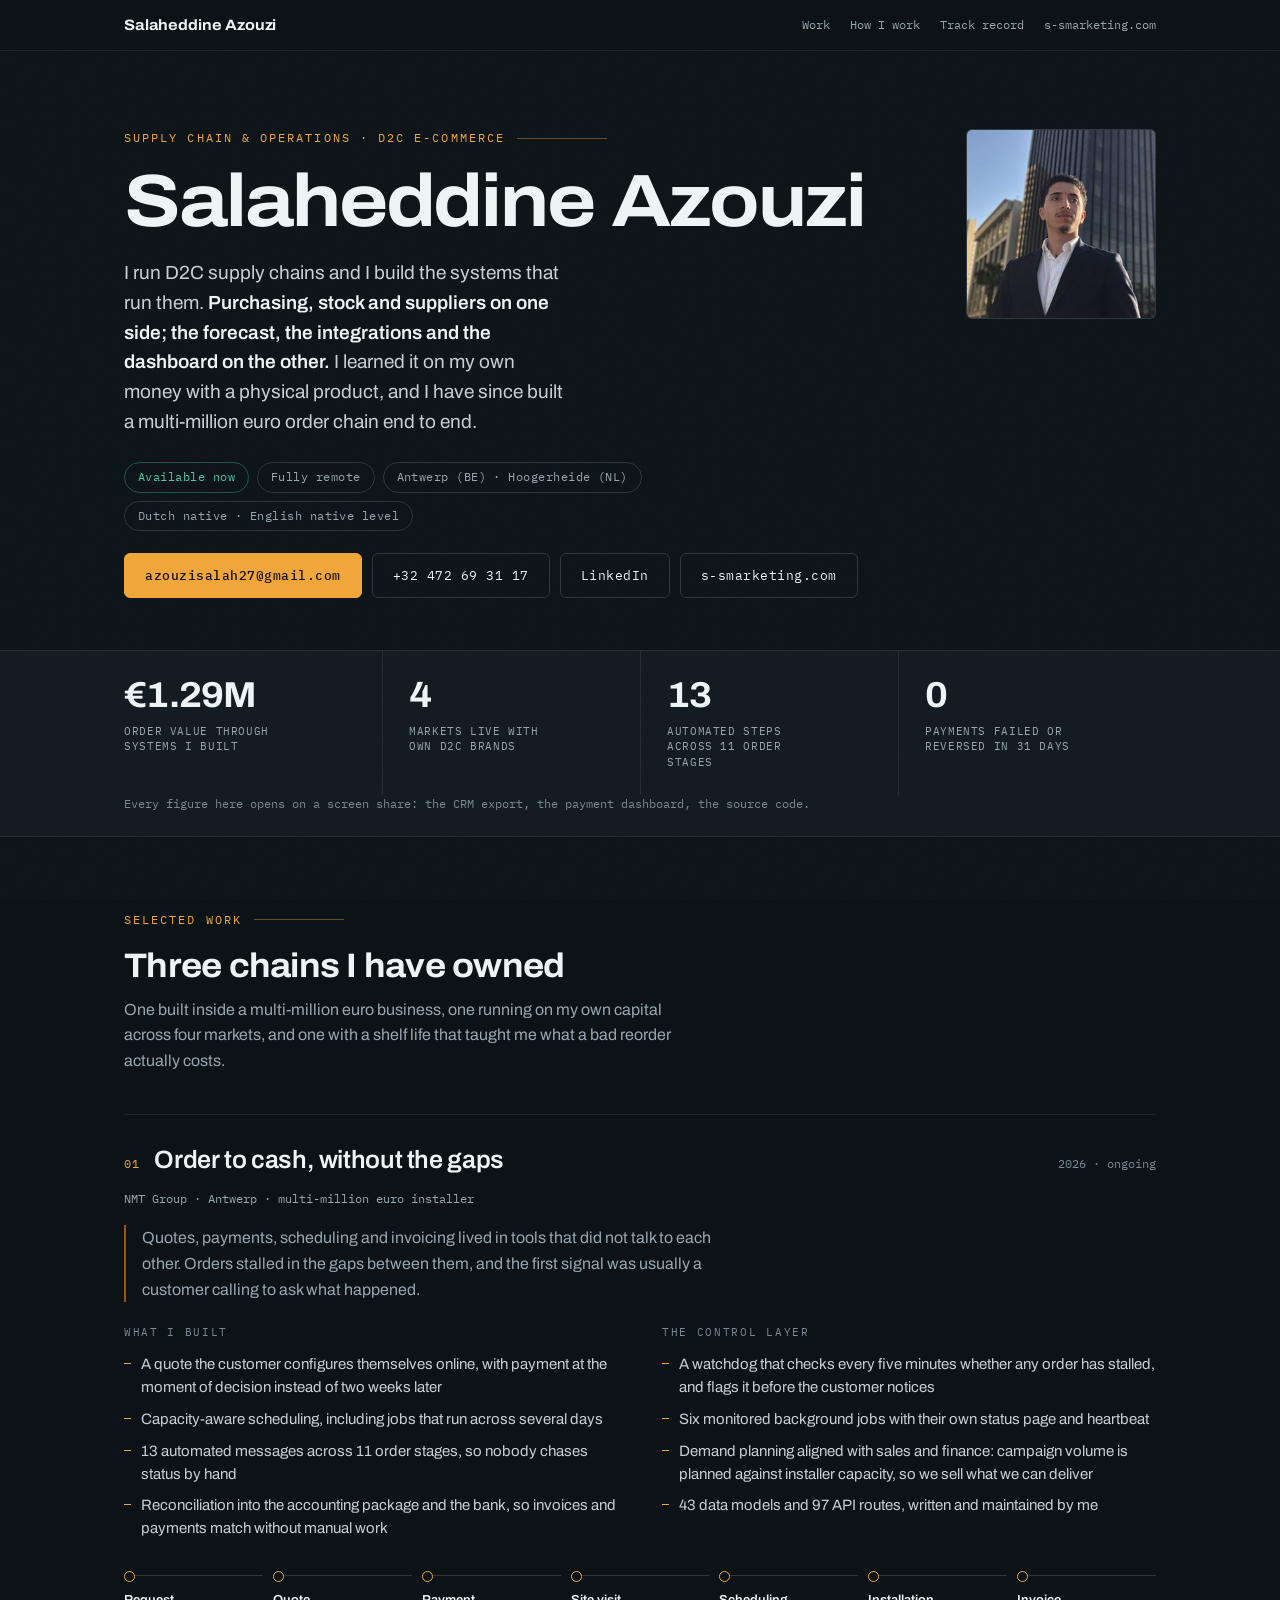
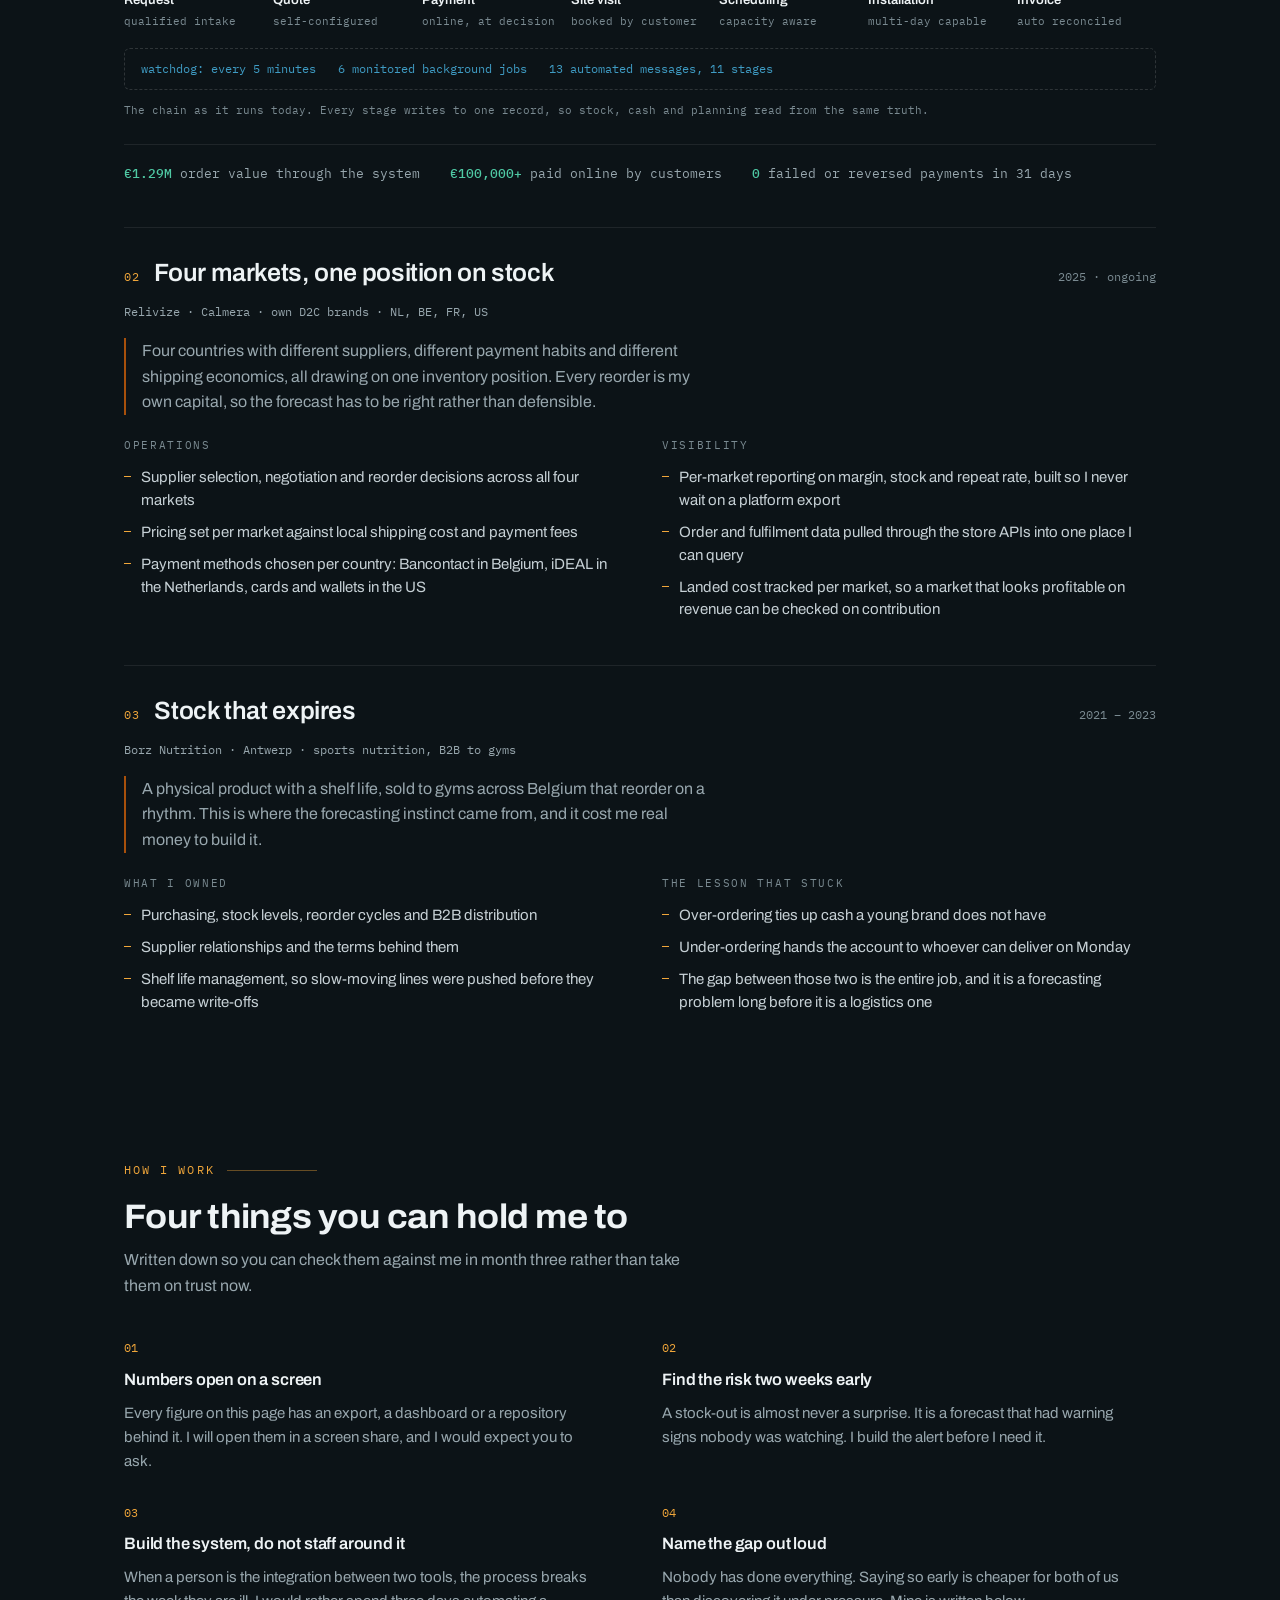
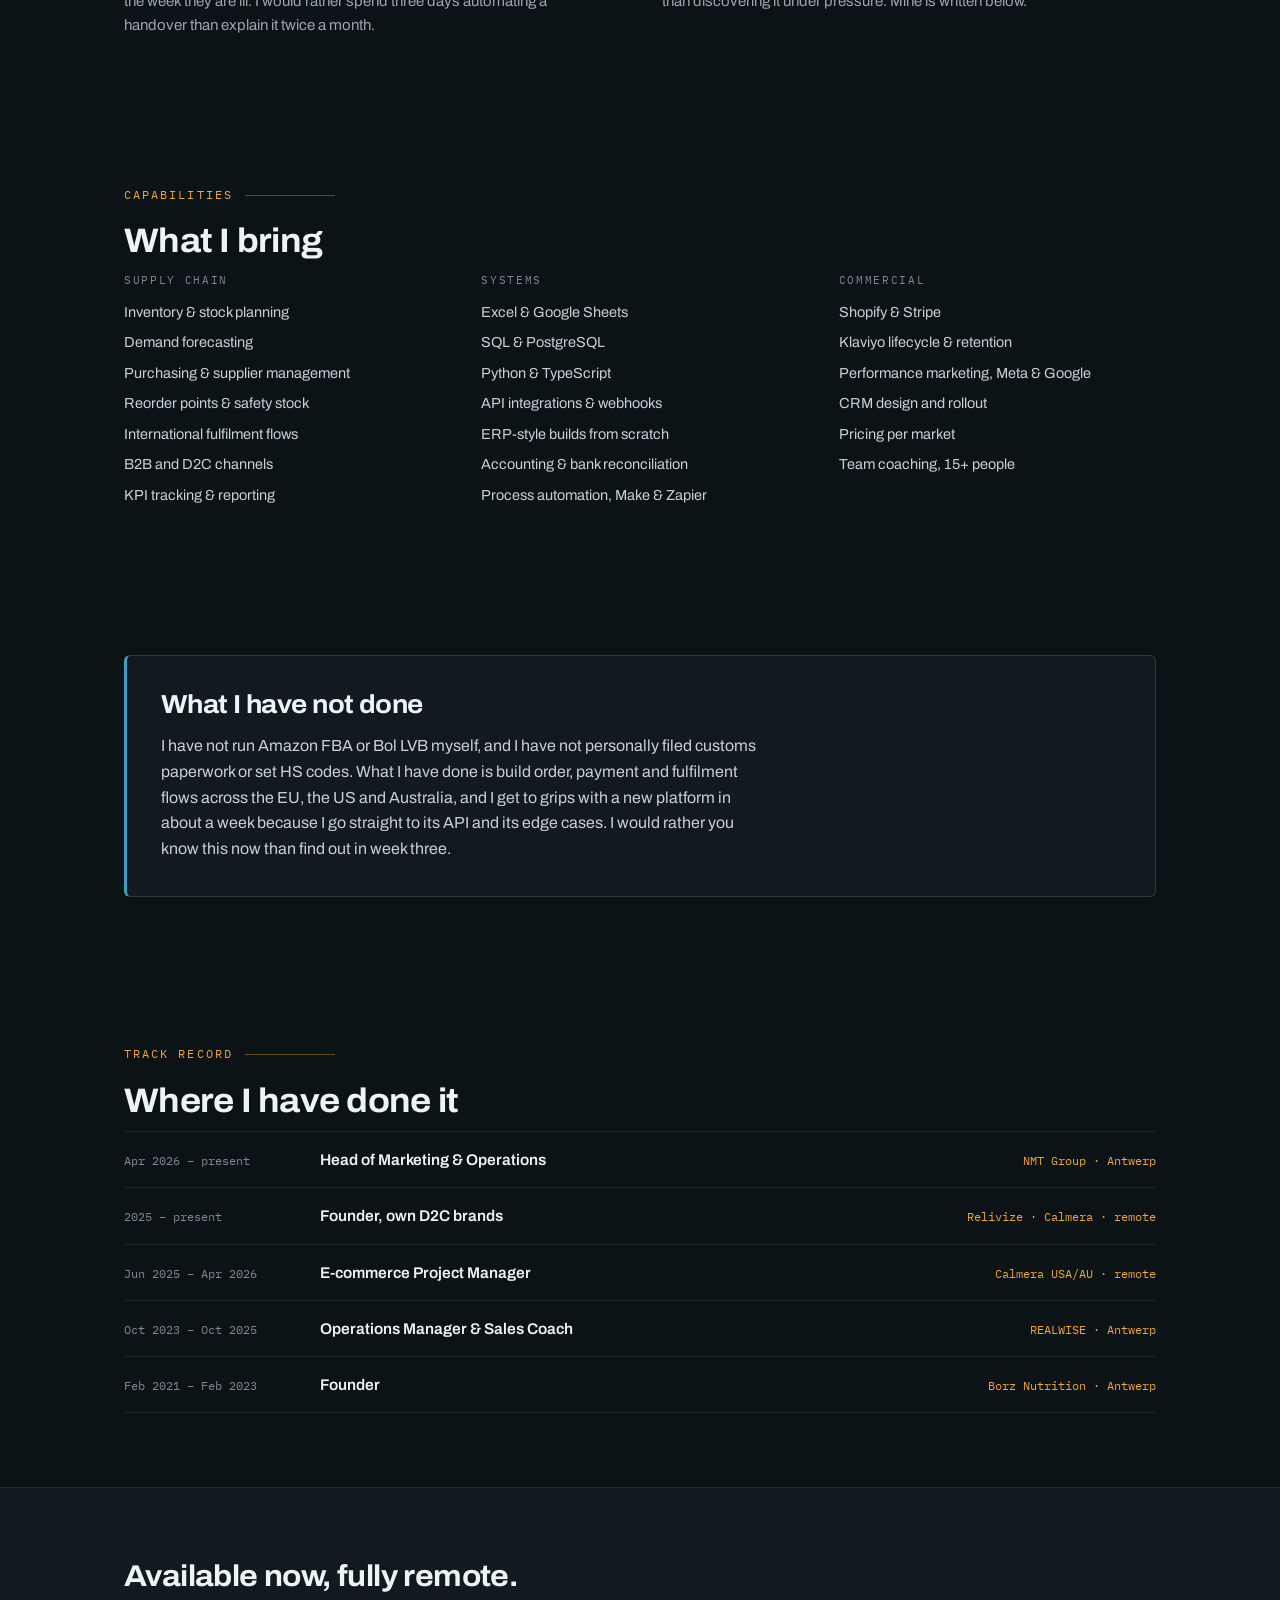
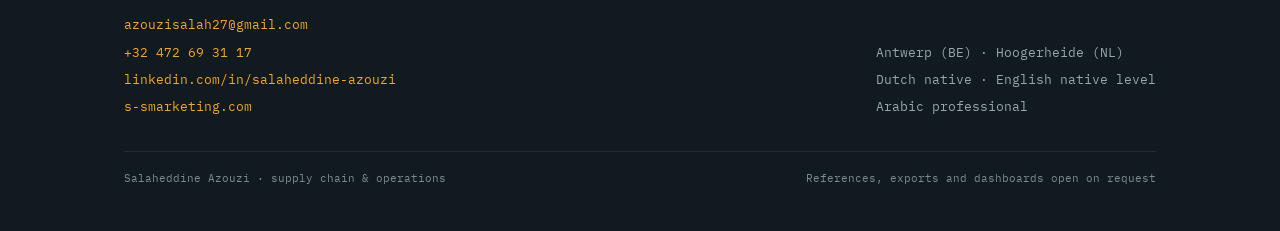
<file: cv/index.html>
<!doctype html>
<html lang="en">
<head>
<meta charset="utf-8">
<meta name="viewport" content="width=device-width, initial-scale=1">
<title>Salaheddine Azouzi | Supply chain &amp; operations</title>
<meta name="description" content="Portfolio of Salaheddine Azouzi: D2C supply chain and operations. Three chains owned, the systems behind them, and what he has not done.">
<!-- Niet indexeren: de site spreekt als bedrijf, dit is een persoonlijke pagina die
     alleen via een gedeelde link bedoeld is. Zelfde afspraak als /voorstel/. -->
<meta name="robots" content="noindex, nofollow, noarchive">
<link rel="canonical" href="https://s-smarketing.com/cv/">
<meta property="og:type" content="profile">
<meta property="og:title" content="Salaheddine Azouzi | Supply chain &amp; operations">
<meta property="og:description" content="I run D2C supply chains and build the systems that run them. Three chains owned, across four markets.">
<meta property="og:url" content="https://s-smarketing.com/cv/">
<meta property="og:image" content="https://s-smarketing.com/cv/og.jpg">
<meta name="twitter:card" content="summary_large_image">
<meta name="theme-color" content="#0c1317">
<link rel="icon" href="../favicon.svg" type="image/svg+xml">
<link rel="preconnect" href="https://fonts.googleapis.com">
<link rel="preconnect" href="https://fonts.gstatic.com" crossorigin>
<link rel="stylesheet" href="https://fonts.googleapis.com/css2?family=Archivo:wdth,wght@75..125,400..700&family=IBM+Plex+Mono:wght@400;500&display=swap">
<style>
  /* Tokens overgenomen uit s-smarketing.com/styles.css, zodat deze pagina
     en de site herkenbaar hetzelfde merk zijn. Bewust eenkleurig donker:
     de site committeert daar ook aan (color-scheme: dark). */
  :root {
    --g0: #0c1317;
    --g1: #111a1f;
    --g2: #17232a;
    --ink:    #eef3f5;
    --ink-2:  #c6d0d5;
    --muted:  #98a7ae;
    --faint:  #7a8a91;
    --line:   rgba(255,255,255,.08);
    --line-2: rgba(255,255,255,.14);
    --amber:      #f0a63a;
    --amber-deep: #a8500b;
    --cool:       #3f9cc4;
    --good:       #4fc9a4;

    --sans: "Archivo", "Helvetica Neue", Helvetica, Arial, sans-serif;
    --mono: "IBM Plex Mono", "Cascadia Mono", Consolas, ui-monospace, monospace;

    --maxw: 1120px;
    --gut: clamp(20px, 5vw, 44px);
    --sectie: clamp(46px, 6vw, 74px);
    --r: 6px;
  }

  * { box-sizing: border-box; }

  body {
    margin: 0;
    background: var(--g0);
    color: var(--ink-2);
    font-family: var(--sans);
    font-size: 16px;
    line-height: 1.62;
    -webkit-font-smoothing: antialiased;
  }
  /* zelfde fijne ruis als op de site */
  body::before {
    content: "";
    position: fixed;
    inset: 0;
    pointer-events: none;
    opacity: .035;
    z-index: 0;
    background-image: url("data:image/svg+xml,%3Csvg xmlns='http://www.w3.org/2000/svg' width='160' height='160'%3E%3Cfilter id='n'%3E%3CfeTurbulence type='fractalNoise' baseFrequency='.9' numOctaves='2' stitchTiles='stitch'/%3E%3C/filter%3E%3Crect width='160' height='160' filter='url(%23n)'/%3E%3C/svg%3E");
  }
  ::selection { background: rgba(240,166,58,.32); color: #fff; }

  a { color: var(--amber); text-decoration: none; }
  a:hover { text-decoration: underline; text-underline-offset: 3px; }
  a:focus-visible { outline: 2px solid var(--amber); outline-offset: 3px; border-radius: 3px; }

  .wrap { position: relative; z-index: 1; max-width: var(--maxw); margin: 0 auto; padding: 0 var(--gut); }

  .eyebrow {
    display: flex;
    align-items: center;
    gap: 12px;
    font-family: var(--mono);
    font-size: 11.5px;
    letter-spacing: .18em;
    text-transform: uppercase;
    color: var(--amber);
    margin: 0 0 18px;
  }
  .eyebrow::after { content: ""; height: 1px; flex: 1; max-width: 90px; background: currentColor; opacity: .4; }

  /* ---------------- topbalk ---------------- */
  .top {
    border-bottom: 1px solid var(--line);
    position: sticky;
    top: 0;
    background: rgba(12,19,23,.86);
    backdrop-filter: blur(10px);
    z-index: 5;
  }
  .top .wrap {
    display: flex;
    align-items: center;
    justify-content: space-between;
    gap: 16px;
    padding-top: 13px;
    padding-bottom: 13px;
    flex-wrap: wrap;
  }
  .merk { font-weight: 700; font-stretch: 108%; letter-spacing: -.01em; color: var(--ink); font-size: 15px; }
  .top nav { display: flex; gap: 20px; font-family: var(--mono); font-size: 12px; }
  .top nav a { color: var(--muted); }
  .top nav a:hover { color: var(--amber); }

  /* ---------------- hero ---------------- */
  .hero { padding: clamp(44px, 7vw, 78px) 0 clamp(34px, 5vw, 52px); }
  .hero .wrap { display: grid; grid-template-columns: minmax(0, 1fr) 190px; gap: clamp(28px, 5vw, 56px); align-items: start; }
  h1 {
    font-size: clamp(40px, 7.4vw, 74px);
    font-weight: 700;
    font-stretch: 112%;
    line-height: .98;
    letter-spacing: -.028em;
    color: var(--ink);
    margin: 0 0 20px;
    text-wrap: balance;
  }
  .thesis { font-size: clamp(16.5px, 2vw, 19px); line-height: 1.56; color: var(--ink-2); margin: 0; max-width: 40ch; }
  .thesis b { color: var(--ink); font-weight: 600; }

  .portret { border: 1px solid var(--line-2); border-radius: var(--r); overflow: hidden; position: relative; aspect-ratio: 1; background: var(--g1); }
  .portret img { position: absolute; width: 134%; left: -16%; top: -4%; display: block; }

  .status { display: flex; flex-wrap: wrap; gap: 8px; margin-top: 26px; }
  .chip {
    font-family: var(--mono);
    font-size: 11.5px;
    letter-spacing: .04em;
    color: var(--muted);
    border: 1px solid var(--line-2);
    border-radius: 100px;
    padding: 5px 13px;
  }
  .chip.nu { color: var(--good); border-color: rgba(79,201,164,.34); }

  .acties { display: flex; flex-wrap: wrap; gap: 10px; margin-top: 22px; }
  .knop {
    font-family: var(--mono);
    font-size: 12.5px;
    letter-spacing: .04em;
    padding: 11px 20px;
    border-radius: var(--r);
    border: 1px solid var(--line-2);
    color: var(--ink);
  }
  .knop:hover { border-color: var(--amber); color: var(--amber); text-decoration: none; }
  .knop.vol { background: var(--amber); border-color: var(--amber); color: #16110a; font-weight: 500; }
  .knop.vol:hover { background: #ffbd57; border-color: #ffbd57; color: #16110a; }

  /* ---------------- cijferband ---------------- */
  .band { border-top: 1px solid var(--line); border-bottom: 1px solid var(--line); background: var(--g1); }
  .cijfers { display: grid; grid-template-columns: repeat(4, 1fr); }
  .cijfer { padding: 26px 0 24px; }
  .cijfer + .cijfer { border-left: 1px solid var(--line); padding-left: 26px; }
  .cijfer b {
    display: block;
    font-size: clamp(26px, 3.6vw, 36px);
    font-weight: 700;
    font-stretch: 106%;
    letter-spacing: -.02em;
    line-height: 1;
    color: var(--ink);
    font-variant-numeric: tabular-nums;
  }
  .cijfer i {
    display: block;
    font-style: normal;
    font-family: var(--mono);
    font-size: 10.5px;
    line-height: 1.5;
    letter-spacing: .06em;
    text-transform: uppercase;
    color: var(--muted);
    margin-top: 11px;
    max-width: 22ch;
  }
  .band-voet { font-family: var(--mono); font-size: 11.5px; color: var(--faint); padding-bottom: 22px; margin: 0; }

  /* ---------------- secties ---------------- */
  section.blok { padding: var(--sectie) 0; }
  h2 {
    font-size: clamp(25px, 3.4vw, 34px);
    font-weight: 700;
    font-stretch: 106%;
    letter-spacing: -.022em;
    line-height: 1.1;
    color: var(--ink);
    margin: 0 0 12px;
    text-wrap: balance;
  }
  .inleiding { color: var(--muted); max-width: 62ch; margin: 0 0 40px; }

  /* ---------------- cases ---------------- */
  .case { border-top: 1px solid var(--line); padding-top: 30px; }
  .case + .case { margin-top: 44px; }
  .case-kop { display: flex; align-items: baseline; gap: 14px; flex-wrap: wrap; margin-bottom: 14px; }
  .case-nr { font-family: var(--mono); font-size: 12px; color: var(--amber); letter-spacing: .1em; }
  .case-wanneer { font-family: var(--mono); font-size: 11.5px; color: var(--faint); margin-left: auto; }
  h3 { font-size: clamp(20px, 2.5vw, 25px); font-weight: 600; letter-spacing: -.015em; color: var(--ink); margin: 0; line-height: 1.2; }
  .case-org { font-family: var(--mono); font-size: 12px; color: var(--muted); margin: 0 0 16px; }
  .situatie { color: var(--muted); max-width: 66ch; margin: 0 0 22px; border-left: 2px solid var(--amber-deep); padding-left: 16px; }

  .case-grid { display: grid; grid-template-columns: minmax(0, 1fr) minmax(0, 1fr); gap: 30px 44px; }
  .kolomkop {
    font-family: var(--mono);
    font-size: 10.5px;
    letter-spacing: .16em;
    text-transform: uppercase;
    color: var(--faint);
    margin: 0 0 12px;
  }
  ul.lijst { margin: 0; padding: 0; list-style: none; display: flex; flex-direction: column; gap: 9px; }
  ul.lijst li { position: relative; padding-left: 17px; font-size: 15px; line-height: 1.52; max-width: 60ch; }
  ul.lijst li::before { content: ""; position: absolute; left: 0; top: 10px; width: 7px; height: 1px; background: var(--amber); }

  .uitkomst { display: flex; flex-wrap: wrap; gap: 10px 30px; margin-top: 24px; padding-top: 18px; border-top: 1px solid var(--line); }
  .uitkomst div { font-family: var(--mono); font-size: 12.5px; color: var(--muted); }
  .uitkomst strong { color: var(--good); font-weight: 500; }

  /* ---------------- order-to-cash keten ---------------- */
  .keten { margin: 30px 0 4px; }
  .keten-rij { display: grid; grid-template-columns: repeat(7, 1fr); gap: 10px; }
  .fase { position: relative; padding-top: 22px; }
  .fase::before {
    content: "";
    position: absolute;
    left: 0; right: 0; top: 5px;
    height: 1px;
    background: var(--line-2);
  }
  .fase::after {
    content: "";
    position: absolute;
    left: 0; top: 1px;
    width: 9px; height: 9px;
    border-radius: 50%;
    background: var(--g0);
    border: 1.5px solid var(--amber);
  }
  .fase-naam { font-size: 13px; font-weight: 600; color: var(--ink); line-height: 1.25; }
  .fase-wat { font-family: var(--mono); font-size: 10.5px; line-height: 1.45; color: var(--faint); margin-top: 6px; }
  .keten-onder {
    margin-top: 18px;
    border: 1px dashed var(--line-2);
    border-radius: var(--r);
    padding: 11px 16px;
    font-family: var(--mono);
    font-size: 11.5px;
    color: var(--cool);
    display: flex;
    flex-wrap: wrap;
    gap: 6px 22px;
  }
  .keten-bijschrift { font-family: var(--mono); font-size: 11px; color: var(--faint); margin: 12px 0 0; }

  /* ---------------- werkwijze ---------------- */
  .principes { display: grid; grid-template-columns: repeat(2, minmax(0, 1fr)); gap: 30px 44px; }
  .principe h4 { font-size: 16.5px; font-weight: 600; color: var(--ink); margin: 0 0 7px; letter-spacing: -.01em; }
  .principe p { margin: 0; color: var(--muted); font-size: 15px; max-width: 52ch; }
  .principe .nr { font-family: var(--mono); font-size: 11.5px; color: var(--amber); display: block; margin-bottom: 9px; }

  /* ---------------- kunde ---------------- */
  .kunde { display: grid; grid-template-columns: repeat(3, minmax(0, 1fr)); gap: 34px 40px; }
  .kunde ul { margin: 0; padding: 0; list-style: none; display: flex; flex-direction: column; gap: 7px; }
  .kunde li { font-size: 14.5px; color: var(--ink-2); }

  /* ---------------- eerlijk blok ---------------- */
  .eerlijk {
    border: 1px solid var(--line-2);
    border-left: 3px solid var(--cool);
    border-radius: var(--r);
    background: var(--g1);
    padding: clamp(24px, 3.4vw, 34px);
  }
  .eerlijk h2 { font-size: clamp(21px, 2.6vw, 26px); margin-bottom: 14px; }
  .eerlijk p { margin: 0; color: var(--ink-2); max-width: 68ch; }

  /* ---------------- loopbaan ---------------- */
  .loopbaan { display: flex; flex-direction: column; }
  .rij {
    display: grid;
    grid-template-columns: 170px minmax(0, 1fr) auto;
    gap: 8px 26px;
    padding: 15px 0;
    border-top: 1px solid var(--line);
    align-items: baseline;
  }
  .rij:last-child { border-bottom: 1px solid var(--line); }
  .rij-wanneer { font-family: var(--mono); font-size: 12px; color: var(--faint); font-variant-numeric: tabular-nums; }
  .rij-rol { color: var(--ink); font-weight: 600; font-size: 15.5px; }
  .rij-org { font-family: var(--mono); font-size: 12px; color: var(--amber); }

  /* ---------------- voet ---------------- */
  footer { border-top: 1px solid var(--line); background: var(--g1); padding: clamp(40px, 6vw, 64px) 0 44px; }
  .voet-grid { display: grid; grid-template-columns: minmax(0, 1fr) auto; gap: 28px 40px; align-items: end; }
  .voet-kop { font-size: clamp(22px, 3vw, 30px); font-weight: 700; font-stretch: 106%; letter-spacing: -.02em; color: var(--ink); margin: 0 0 14px; }
  .voet-lijnen { display: flex; flex-direction: column; gap: 6px; font-family: var(--mono); font-size: 13px; }
  .voet-lijnen span { color: var(--muted); }
  .klein { font-family: var(--mono); font-size: 11px; color: var(--faint); margin: 34px 0 0; padding-top: 18px; border-top: 1px solid var(--line); display: flex; justify-content: space-between; gap: 14px; flex-wrap: wrap; }

  @media (max-width: 900px) {
    .hero .wrap { grid-template-columns: 1fr; }
    .portret { width: 128px; order: -1; }
    .case-grid { grid-template-columns: 1fr; gap: 26px; }
    .kunde { grid-template-columns: 1fr 1fr; }
    .keten-rij { grid-template-columns: 1fr; gap: 0; }
    .fase { padding: 0 0 16px 22px; }
    .fase::before { left: 4px; right: auto; top: 6px; bottom: -6px; height: auto; width: 1px; }
    .fase:last-child::before { display: none; }
    .fase::after { left: 0; top: 4px; }
  }
  @media (max-width: 700px) {
    .cijfers { grid-template-columns: 1fr 1fr; }
    .cijfer { padding: 20px 0 18px; }
    .cijfer:nth-child(2), .cijfer:nth-child(4) { border-left: 1px solid var(--line); padding-left: 22px; }
    .cijfer:nth-child(3) { border-left: none; padding-left: 0; border-top: 1px solid var(--line); }
    .cijfer:nth-child(4) { border-top: 1px solid var(--line); }
    .principes { grid-template-columns: 1fr; }
    .kunde { grid-template-columns: 1fr; }
    .rij { grid-template-columns: 1fr; gap: 3px; padding: 14px 0; }
    .voet-grid { grid-template-columns: 1fr; align-items: start; }
    .top nav { display: none; }
  }
  @media (prefers-reduced-motion: reduce) { * { animation: none !important; transition: none !important; } }
</style>
</head>
<body>
<div class="top">
  <div class="wrap">
    <div class="merk">Salaheddine Azouzi</div>
    <nav>
      <a href="#werk">Work</a>
      <a href="#werkwijze">How I work</a>
      <a href="#loopbaan">Track record</a>
      <a href="https://s-smarketing.com" target="_blank" rel="noopener">s-smarketing.com</a>
    </nav>
  </div>
</div>

<header class="hero">
  <div class="wrap">
    <div>
      <p class="eyebrow">Supply chain &amp; operations &middot; D2C e-commerce</p>
      <h1>Salaheddine Azouzi</h1>
      <p class="thesis">I run D2C supply chains and I build the systems that run them. <b>Purchasing, stock and suppliers on one side; the forecast, the integrations and the dashboard on the other.</b> I learned it on my own money with a physical product, and I have since built a multi-million euro order chain end to end.</p>

      <div class="status">
        <span class="chip nu">Available now</span>
        <span class="chip">Fully remote</span>
        <span class="chip">Antwerp (BE) &middot; Hoogerheide (NL)</span>
        <span class="chip">Dutch native &middot; English native level</span>
      </div>

      <div class="acties">
        <a class="knop vol" href="mailto:azouzisalah27@gmail.com">azouzisalah27@gmail.com</a>
        <a class="knop" href="tel:+32472693117">+32 472 69 31 17</a>
        <a class="knop" href="https://www.linkedin.com/in/salaheddine-azouzi-1aa8b01b4" target="_blank" rel="noopener">LinkedIn</a>
        <a class="knop" href="https://s-smarketing.com" target="_blank" rel="noopener">s-smarketing.com</a>
      </div>
    </div>
    <div class="portret"><img src="[data-uri]" alt="Salaheddine Azouzi"></div>
  </div>
</header>

<div class="band">
  <div class="wrap">
    <div class="cijfers">
      <div class="cijfer"><b>&euro;1.29M</b><i>Order value through systems I built</i></div>
      <div class="cijfer"><b>4</b><i>Markets live with own D2C brands</i></div>
      <div class="cijfer"><b>13</b><i>Automated steps across 11 order stages</i></div>
      <div class="cijfer"><b>0</b><i>Payments failed or reversed in 31 days</i></div>
    </div>
    <p class="band-voet">Every figure here opens on a screen share: the CRM export, the payment dashboard, the source code.</p>
  </div>
</div>

<section class="blok" id="werk">
  <div class="wrap">
    <p class="eyebrow">Selected work</p>
    <h2>Three chains I have owned</h2>
    <p class="inleiding">One built inside a multi-million euro business, one running on my own capital across four markets, and one with a shelf life that taught me what a bad reorder actually costs.</p>

    <article class="case">
      <div class="case-kop">
        <span class="case-nr">01</span>
        <h3>Order to cash, without the gaps</h3>
        <span class="case-wanneer">2026 &middot; ongoing</span>
      </div>
      <p class="case-org">NMT Group &middot; Antwerp &middot; multi-million euro installer</p>
      <p class="situatie">Quotes, payments, scheduling and invoicing lived in tools that did not talk to each other. Orders stalled in the gaps between them, and the first signal was usually a customer calling to ask what happened.</p>

      <div class="case-grid">
        <div>
          <p class="kolomkop">What I built</p>
          <ul class="lijst">
            <li>A quote the customer configures themselves online, with payment at the moment of decision instead of two weeks later</li>
            <li>Capacity-aware scheduling, including jobs that run across several days</li>
            <li>13 automated messages across 11 order stages, so nobody chases status by hand</li>
            <li>Reconciliation into the accounting package and the bank, so invoices and payments match without manual work</li>
          </ul>
        </div>
        <div>
          <p class="kolomkop">The control layer</p>
          <ul class="lijst">
            <li>A watchdog that checks every five minutes whether any order has stalled, and flags it before the customer notices</li>
            <li>Six monitored background jobs with their own status page and heartbeat</li>
            <li>Demand planning aligned with sales and finance: campaign volume is planned against installer capacity, so we sell what we can deliver</li>
            <li>43 data models and 97 API routes, written and maintained by me</li>
          </ul>
        </div>
      </div>

      <div class="keten">
        <div class="keten-rij">
          <div class="fase"><div class="fase-naam">Request</div><div class="fase-wat">qualified intake</div></div>
          <div class="fase"><div class="fase-naam">Quote</div><div class="fase-wat">self-configured</div></div>
          <div class="fase"><div class="fase-naam">Payment</div><div class="fase-wat">online, at decision</div></div>
          <div class="fase"><div class="fase-naam">Site visit</div><div class="fase-wat">booked by customer</div></div>
          <div class="fase"><div class="fase-naam">Scheduling</div><div class="fase-wat">capacity aware</div></div>
          <div class="fase"><div class="fase-naam">Installation</div><div class="fase-wat">multi-day capable</div></div>
          <div class="fase"><div class="fase-naam">Invoice</div><div class="fase-wat">auto reconciled</div></div>
        </div>
        <div class="keten-onder">
          <span>watchdog: every 5 minutes</span>
          <span>6 monitored background jobs</span>
          <span>13 automated messages, 11 stages</span>
        </div>
        <p class="keten-bijschrift">The chain as it runs today. Every stage writes to one record, so stock, cash and planning read from the same truth.</p>
      </div>

      <div class="uitkomst">
        <div><strong>&euro;1.29M</strong> order value through the system</div>
        <div><strong>&euro;100,000+</strong> paid online by customers</div>
        <div><strong>0</strong> failed or reversed payments in 31 days</div>
      </div>
    </article>

    <article class="case">
      <div class="case-kop">
        <span class="case-nr">02</span>
        <h3>Four markets, one position on stock</h3>
        <span class="case-wanneer">2025 &middot; ongoing</span>
      </div>
      <p class="case-org">Relivize &middot; Calmera &middot; own D2C brands &middot; NL, BE, FR, US</p>
      <p class="situatie">Four countries with different suppliers, different payment habits and different shipping economics, all drawing on one inventory position. Every reorder is my own capital, so the forecast has to be right rather than defensible.</p>

      <div class="case-grid">
        <div>
          <p class="kolomkop">Operations</p>
          <ul class="lijst">
            <li>Supplier selection, negotiation and reorder decisions across all four markets</li>
            <li>Pricing set per market against local shipping cost and payment fees</li>
            <li>Payment methods chosen per country: Bancontact in Belgium, iDEAL in the Netherlands, cards and wallets in the US</li>
          </ul>
        </div>
        <div>
          <p class="kolomkop">Visibility</p>
          <ul class="lijst">
            <li>Per-market reporting on margin, stock and repeat rate, built so I never wait on a platform export</li>
            <li>Order and fulfilment data pulled through the store APIs into one place I can query</li>
            <li>Landed cost tracked per market, so a market that looks profitable on revenue can be checked on contribution</li>
          </ul>
        </div>
      </div>
    </article>

    <article class="case">
      <div class="case-kop">
        <span class="case-nr">03</span>
        <h3>Stock that expires</h3>
        <span class="case-wanneer">2021 &ndash; 2023</span>
      </div>
      <p class="case-org">Borz Nutrition &middot; Antwerp &middot; sports nutrition, B2B to gyms</p>
      <p class="situatie">A physical product with a shelf life, sold to gyms across Belgium that reorder on a rhythm. This is where the forecasting instinct came from, and it cost me real money to build it.</p>

      <div class="case-grid">
        <div>
          <p class="kolomkop">What I owned</p>
          <ul class="lijst">
            <li>Purchasing, stock levels, reorder cycles and B2B distribution</li>
            <li>Supplier relationships and the terms behind them</li>
            <li>Shelf life management, so slow-moving lines were pushed before they became write-offs</li>
          </ul>
        </div>
        <div>
          <p class="kolomkop">The lesson that stuck</p>
          <ul class="lijst">
            <li>Over-ordering ties up cash a young brand does not have</li>
            <li>Under-ordering hands the account to whoever can deliver on Monday</li>
            <li>The gap between those two is the entire job, and it is a forecasting problem long before it is a logistics one</li>
          </ul>
        </div>
      </div>
    </article>
  </div>
</section>

<section class="blok" id="werkwijze">
  <div class="wrap">
    <p class="eyebrow">How I work</p>
    <h2>Four things you can hold me to</h2>
    <p class="inleiding">Written down so you can check them against me in month three rather than take them on trust now.</p>

    <div class="principes">
      <div class="principe">
        <span class="nr">01</span>
        <h4>Numbers open on a screen</h4>
        <p>Every figure on this page has an export, a dashboard or a repository behind it. I will open them in a screen share, and I would expect you to ask.</p>
      </div>
      <div class="principe">
        <span class="nr">02</span>
        <h4>Find the risk two weeks early</h4>
        <p>A stock-out is almost never a surprise. It is a forecast that had warning signs nobody was watching. I build the alert before I need it.</p>
      </div>
      <div class="principe">
        <span class="nr">03</span>
        <h4>Build the system, do not staff around it</h4>
        <p>When a person is the integration between two tools, the process breaks the week they are ill. I would rather spend three days automating a handover than explain it twice a month.</p>
      </div>
      <div class="principe">
        <span class="nr">04</span>
        <h4>Name the gap out loud</h4>
        <p>Nobody has done everything. Saying so early is cheaper for both of us than discovering it under pressure. Mine is written below.</p>
      </div>
    </div>
  </div>
</section>

<section class="blok">
  <div class="wrap">
    <p class="eyebrow">Capabilities</p>
    <h2>What I bring</h2>
    <div class="kunde">
      <div>
        <p class="kolomkop">Supply chain</p>
        <ul>
          <li>Inventory &amp; stock planning</li>
          <li>Demand forecasting</li>
          <li>Purchasing &amp; supplier management</li>
          <li>Reorder points &amp; safety stock</li>
          <li>International fulfilment flows</li>
          <li>B2B and D2C channels</li>
          <li>KPI tracking &amp; reporting</li>
        </ul>
      </div>
      <div>
        <p class="kolomkop">Systems</p>
        <ul>
          <li>Excel &amp; Google Sheets</li>
          <li>SQL &amp; PostgreSQL</li>
          <li>Python &amp; TypeScript</li>
          <li>API integrations &amp; webhooks</li>
          <li>ERP-style builds from scratch</li>
          <li>Accounting &amp; bank reconciliation</li>
          <li>Process automation, Make &amp; Zapier</li>
        </ul>
      </div>
      <div>
        <p class="kolomkop">Commercial</p>
        <ul>
          <li>Shopify &amp; Stripe</li>
          <li>Klaviyo lifecycle &amp; retention</li>
          <li>Performance marketing, Meta &amp; Google</li>
          <li>CRM design and rollout</li>
          <li>Pricing per market</li>
          <li>Team coaching, 15+ people</li>
        </ul>
      </div>
    </div>
  </div>
</section>

<section class="blok">
  <div class="wrap">
    <div class="eerlijk">
      <h2>What I have not done</h2>
      <p>I have not run Amazon FBA or Bol LVB myself, and I have not personally filed customs paperwork or set HS codes. What I have done is build order, payment and fulfilment flows across the EU, the US and Australia, and I get to grips with a new platform in about a week because I go straight to its API and its edge cases. I would rather you know this now than find out in week three.</p>
    </div>
  </div>
</section>

<section class="blok" id="loopbaan">
  <div class="wrap">
    <p class="eyebrow">Track record</p>
    <h2>Where I have done it</h2>
    <div class="loopbaan">
      <div class="rij">
        <div class="rij-wanneer">Apr 2026 &ndash; present</div>
        <div><div class="rij-rol">Head of Marketing &amp; Operations</div></div>
        <div class="rij-org">NMT Group &middot; Antwerp</div>
      </div>
      <div class="rij">
        <div class="rij-wanneer">2025 &ndash; present</div>
        <div><div class="rij-rol">Founder, own D2C brands</div></div>
        <div class="rij-org">Relivize &middot; Calmera &middot; remote</div>
      </div>
      <div class="rij">
        <div class="rij-wanneer">Jun 2025 &ndash; Apr 2026</div>
        <div><div class="rij-rol">E-commerce Project Manager</div></div>
        <div class="rij-org">Calmera USA/AU &middot; remote</div>
      </div>
      <div class="rij">
        <div class="rij-wanneer">Oct 2023 &ndash; Oct 2025</div>
        <div><div class="rij-rol">Operations Manager &amp; Sales Coach</div></div>
        <div class="rij-org">REALWISE &middot; Antwerp</div>
      </div>
      <div class="rij">
        <div class="rij-wanneer">Feb 2021 &ndash; Feb 2023</div>
        <div><div class="rij-rol">Founder</div></div>
        <div class="rij-org">Borz Nutrition &middot; Antwerp</div>
      </div>
    </div>
  </div>
</section>

<footer>
  <div class="wrap">
    <div class="voet-grid">
      <div>
        <p class="voet-kop">Available now, fully remote.</p>
        <div class="voet-lijnen">
          <a href="mailto:azouzisalah27@gmail.com">azouzisalah27@gmail.com</a>
          <a href="tel:+32472693117">+32 472 69 31 17</a>
          <a href="https://www.linkedin.com/in/salaheddine-azouzi-1aa8b01b4" target="_blank" rel="noopener">linkedin.com/in/salaheddine-azouzi</a>
          <a href="https://s-smarketing.com" target="_blank" rel="noopener">s-smarketing.com</a>
        </div>
      </div>
      <div class="voet-lijnen">
        <span>Antwerp (BE) &middot; Hoogerheide (NL)</span>
        <span>Dutch native &middot; English native level</span>
        <span>Arabic professional</span>
      </div>
    </div>
    <p class="klein">
      <span>Salaheddine Azouzi &middot; supply chain &amp; operations</span>
      <span>References, exports and dashboards open on request</span>
    </p>
  </div>
</footer>
</body>
</html>
</file>
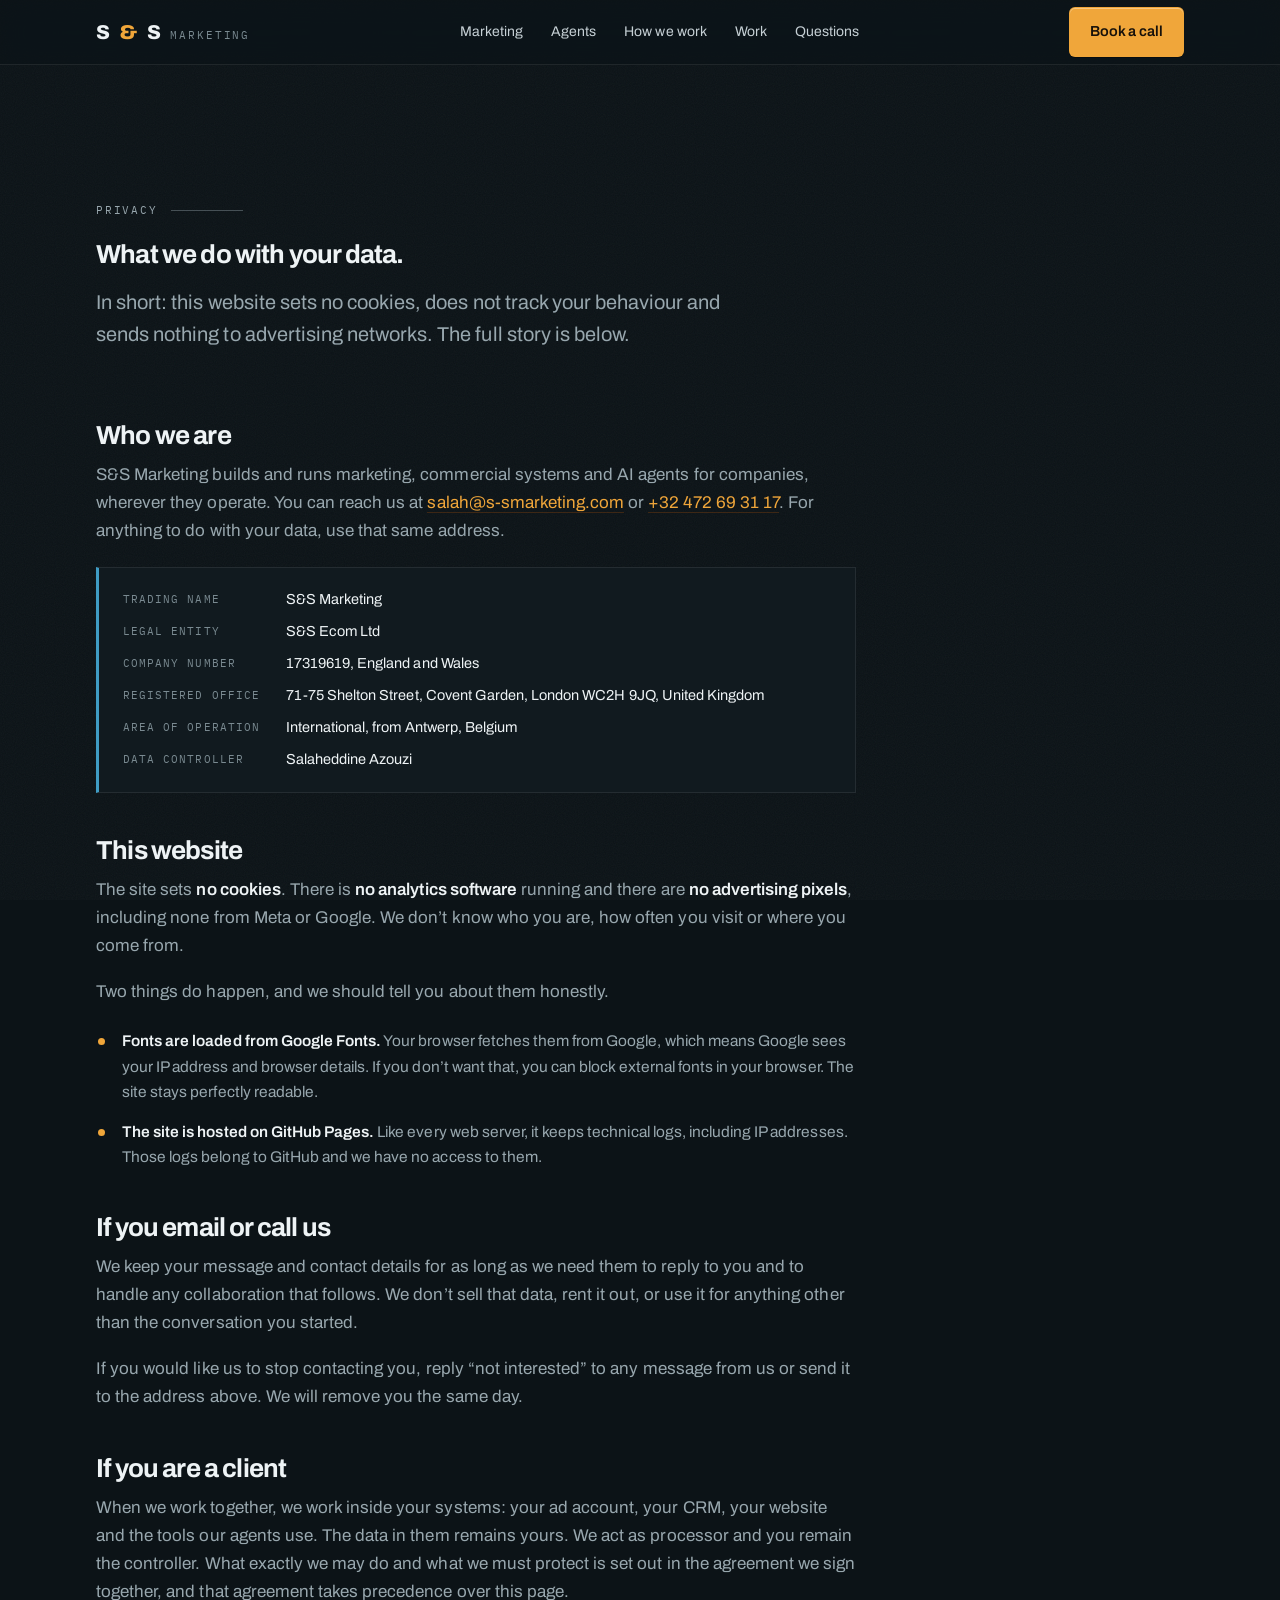
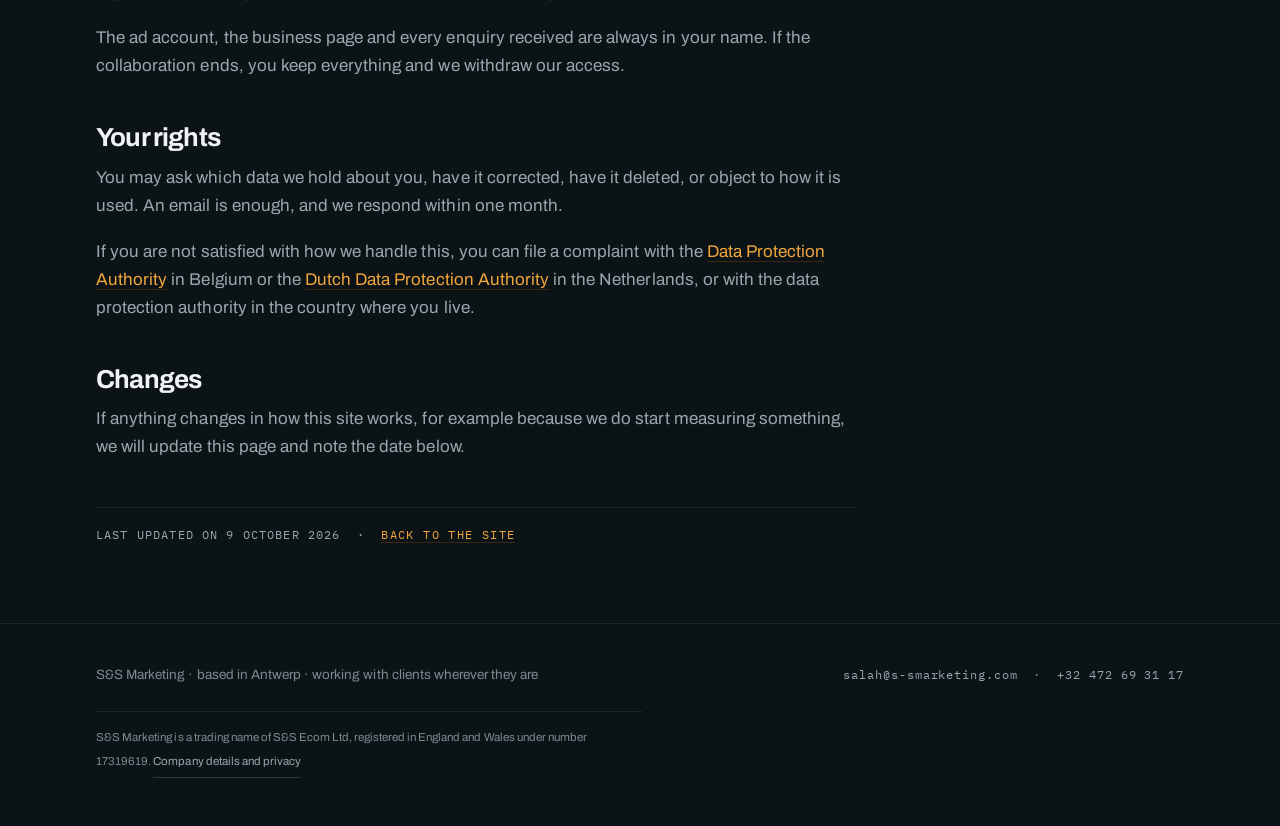
<file: privacy/index.html>
<!doctype html>
<html lang="en">
<head>
<meta charset="utf-8">
<meta name="viewport" content="width=device-width, initial-scale=1">
<title>Privacy notice | S&amp;S Marketing</title>
<meta name="description" content="What S&amp;S Marketing does with your data. This website uses no cookies and no analytics software.">
<link rel="canonical" href="https://s-smarketing.com/privacy/">
<meta name="robots" content="index,follow">
<meta name="theme-color" content="#0c1317">
<link rel="icon" href="../favicon.svg" type="image/svg+xml">
<link rel="preconnect" href="https://fonts.googleapis.com">
<link rel="preconnect" href="https://fonts.gstatic.com" crossorigin>
<!-- Two font files (Archivo variable + Plex Mono 400), loaded without blocking the first paint. -->
<link href="https://fonts.googleapis.com/css2?family=Archivo:wght@400..900&family=IBM+Plex+Mono&display=swap" rel="stylesheet" media="print" onload="this.media='all'">
<noscript><link href="https://fonts.googleapis.com/css2?family=Archivo:wght@400..900&family=IBM+Plex+Mono&display=swap" rel="stylesheet"></noscript>
<link rel="stylesheet" href="../styles.css">
<style>
  .juridisch { max-width: 76ch; }
  .juridisch h2 { font-size: clamp(20px, 2.4vw, 26px); margin: 44px 0 12px; }
  .juridisch h2:first-of-type { margin-top: 34px; }
  .juridisch p, .juridisch li { color: var(--muted); }
  .juridisch strong { color: var(--ink); }
  .juridisch a { color: var(--amber); text-decoration: none; border-bottom: 1px solid rgba(168,80,11,.3); }
  .juridisch a:hover { border-color: var(--amber); }
  .bijgewerkt { font-family: var(--mono); font-size: 11.5px; letter-spacing: .1em;
    text-transform: uppercase; color: var(--faint); margin-top: 46px; padding-top: 18px;
    border-top: 1px solid var(--line); }
  .terug { font-family: var(--mono); font-size: 11.5px; letter-spacing: .12em;
    text-transform: uppercase; color: var(--amber); text-decoration: none; }
  .bedrijfsgegevens { display: grid; grid-template-columns: auto 1fr; gap: 8px 26px;
    margin: 22px 0 0; padding: 20px 24px; background: var(--card);
    border: 1px solid var(--line); border-left: 3px solid var(--cool); font-size: 14.5px; }
  .bedrijfsgegevens dt { font-family: var(--mono); font-size: 10.5px; letter-spacing: .1em;
    text-transform: uppercase; color: var(--faint); padding-top: 3px; white-space: nowrap; }
  .bedrijfsgegevens dd { margin: 0; color: var(--ink); }
  @media (max-width: 620px) {
    .bedrijfsgegevens { grid-template-columns: 1fr; gap: 2px 0; }
    .bedrijfsgegevens dd { margin-bottom: 12px; }
  }
</style>
</head>
<body>

<nav class="nav">
  <div class="wrap">
    <a class="merk" href="/">S<span class="amp">&amp;</span>S <span class="plaats">Marketing</span></a>
    <div class="nav-links">
      <a href="/#marketing">Marketing</a>
      <a href="/#agents">Agents</a>
      <a href="/#approach">How we work</a>
      <a href="/#work">Work</a>
      <a href="/#faq">Questions</a>
    </div>
    <a class="knop" href="/#contact">Book a call</a>
  </div>
</nav>

<section style="padding-bottom:60px">
  <div class="wrap">
    <div class="kop juridisch">
      <p class="eyebrow">Privacy</p>
      <h2 style="margin-top:0">What we do with your data.</h2>
      <p class="lead">In short: this website sets no cookies, does not track your behaviour and sends
        nothing to advertising networks. The full story is below.</p>
    </div>

    <div class="juridisch">
      <span id="bedrijfsgegevens"></span>
      <h2 id="company-details">Who we are</h2>
      <p>S&amp;S Marketing builds and runs marketing, commercial systems and AI agents for companies,
        wherever they operate. You can reach us at <a href="mailto:salah@s-smarketing.com">salah@s-smarketing.com</a>
        or <a href="tel:+32472693117">+32 472 69 31 17</a>. For anything to do with your data, use that
        same address.</p>

      <dl class="bedrijfsgegevens">
        <dt>Trading name</dt><dd>S&amp;S Marketing</dd>
        <dt>Legal entity</dt><dd>S&amp;S Ecom Ltd</dd>
        <dt>Company number</dt><dd>17319619, England and Wales</dd>
        <dt>Registered office</dt><dd>71-75 Shelton Street, Covent Garden, London WC2H 9JQ, United Kingdom</dd>
        <dt>Area of operation</dt><dd>International, from Antwerp, Belgium</dd>
        <dt>Data controller</dt><dd>Salaheddine Azouzi</dd>
      </dl>

      <h2>This website</h2>
      <p>The site sets <strong>no cookies</strong>. There is <strong>no analytics software</strong>
        running and there are <strong>no advertising pixels</strong>, including none from Meta or
        Google. We don&rsquo;t know who you are, how often you visit or where you come from.</p>
      <p>Two things do happen, and we should tell you about them honestly.</p>
      <ul class="opsom">
        <li><strong>Fonts are loaded from Google Fonts.</strong> Your browser fetches them from Google,
          which means Google sees your IP address and browser details. If you don&rsquo;t want that,
          you can block external fonts in your browser. The site stays perfectly readable.</li>
        <li><strong>The site is hosted on GitHub Pages.</strong> Like every web server, it keeps
          technical logs, including IP addresses. Those logs belong to GitHub and we have no access
          to them.</li>
      </ul>

      <h2>If you email or call us</h2>
      <p>We keep your message and contact details for as long as we need them to reply to you and to
        handle any collaboration that follows. We don&rsquo;t sell that data, rent it out, or use it for
        anything other than the conversation you started.</p>
      <p>If you would like us to stop contacting you, reply &ldquo;not interested&rdquo; to any message
        from us or send it to the address above. We will remove you the same day.</p>

      <h2>If you are a client</h2>
      <p>When we work together, we work inside your systems: your ad account, your CRM, your website
        and the tools our agents use. The data in them remains yours. We act as processor and you
        remain the controller. What exactly we may do and what we must protect is set out in the
        agreement we sign together, and that agreement takes precedence over this page.</p>
      <p>The ad account, the business page and every enquiry received are always in your name. If the
        collaboration ends, you keep everything and we withdraw our access.</p>

      <h2>Your rights</h2>
      <p>You may ask which data we hold about you, have it corrected, have it deleted, or object to how
        it is used. An email is enough, and we respond within one month.</p>
      <p>If you are not satisfied with how we handle this, you can file a complaint with the
        <a href="https://www.gegevensbeschermingsautoriteit.be" target="_blank" rel="noopener">Data Protection Authority</a>
        in Belgium or the
        <a href="https://autoriteitpersoonsgegevens.nl" target="_blank" rel="noopener">Dutch Data Protection Authority</a>
        in the Netherlands, or with the data protection authority in the country where you live.</p>

      <h2>Changes</h2>
      <p>If anything changes in how this site works, for example because we do start measuring
        something, we will update this page and note the date below.</p>

      <p class="bijgewerkt">Last updated on 9 October 2026 &nbsp;&middot;&nbsp;
        <a class="terug" href="/">Back to the site</a></p>
    </div>
  </div>
</section>

<footer>
  <div class="wrap">
    <div>S&amp;S Marketing &middot; based in Antwerp &middot; working with clients wherever they are</div>
    <div class="mono"><a href="mailto:salah@s-smarketing.com">salah@s-smarketing.com</a> &nbsp;&middot;&nbsp; <a href="tel:+32472693117">+32 472 69 31 17</a></div>
  </div>
  <div class="wrap">
    <p class="voet-juridisch">S&amp;S Marketing is a trading name of S&amp;S Ecom Ltd,
      registered in England and Wales under number 17319619.
      <a href="/privacy/#company-details">Company details and privacy</a></p>
  </div>
</footer>

</body>
</html>
</file>
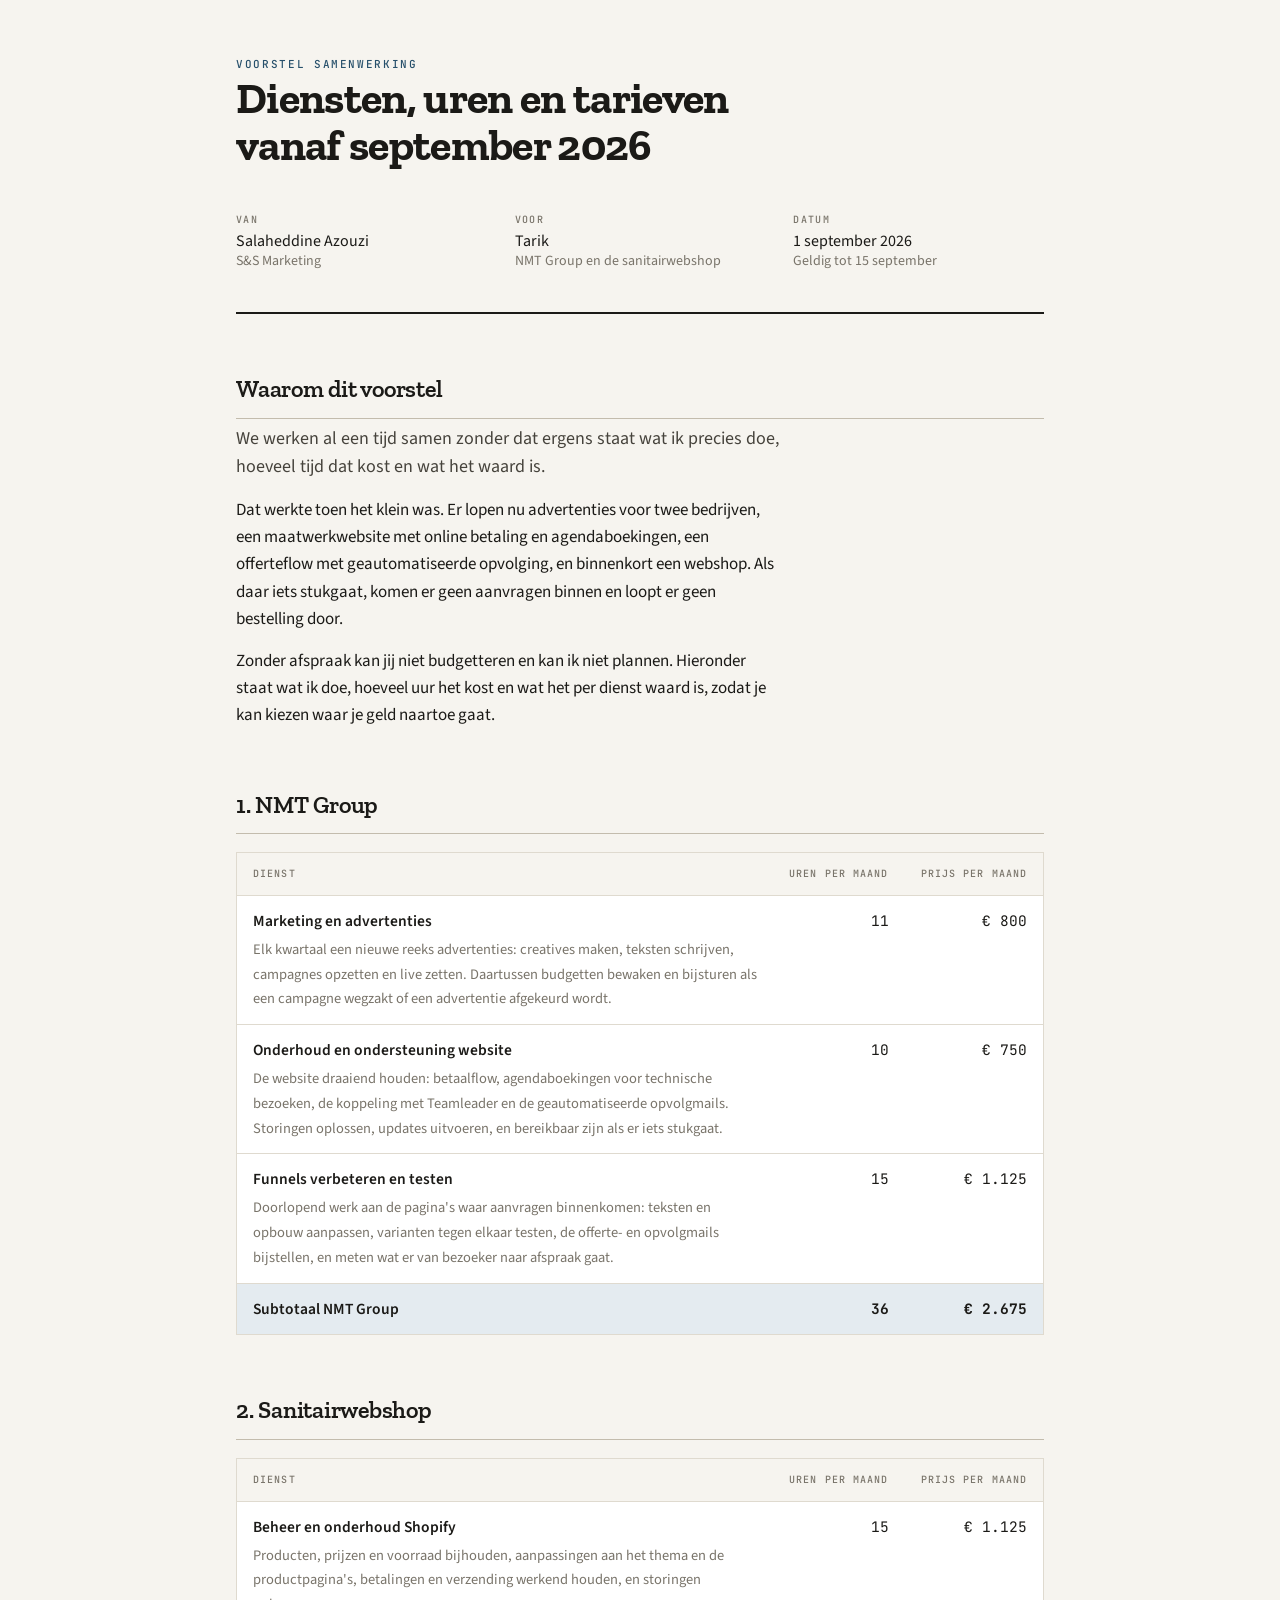
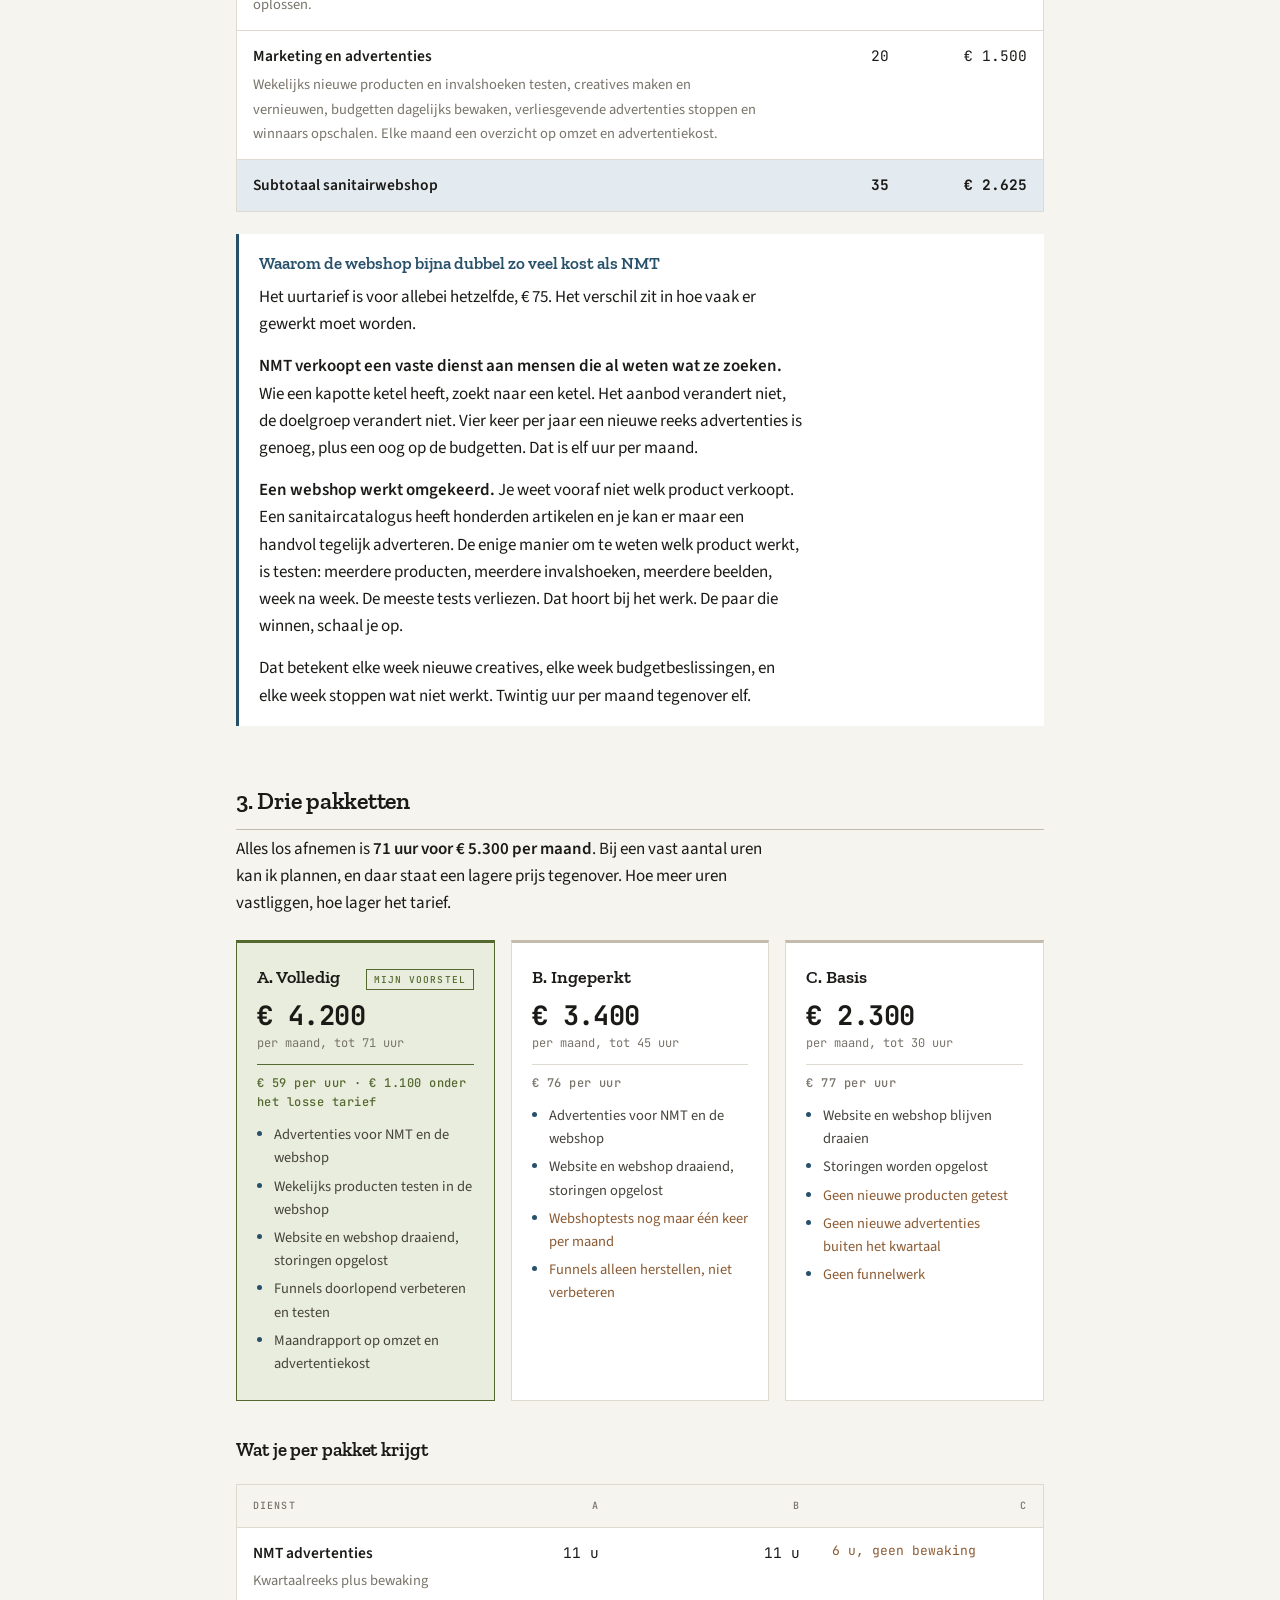
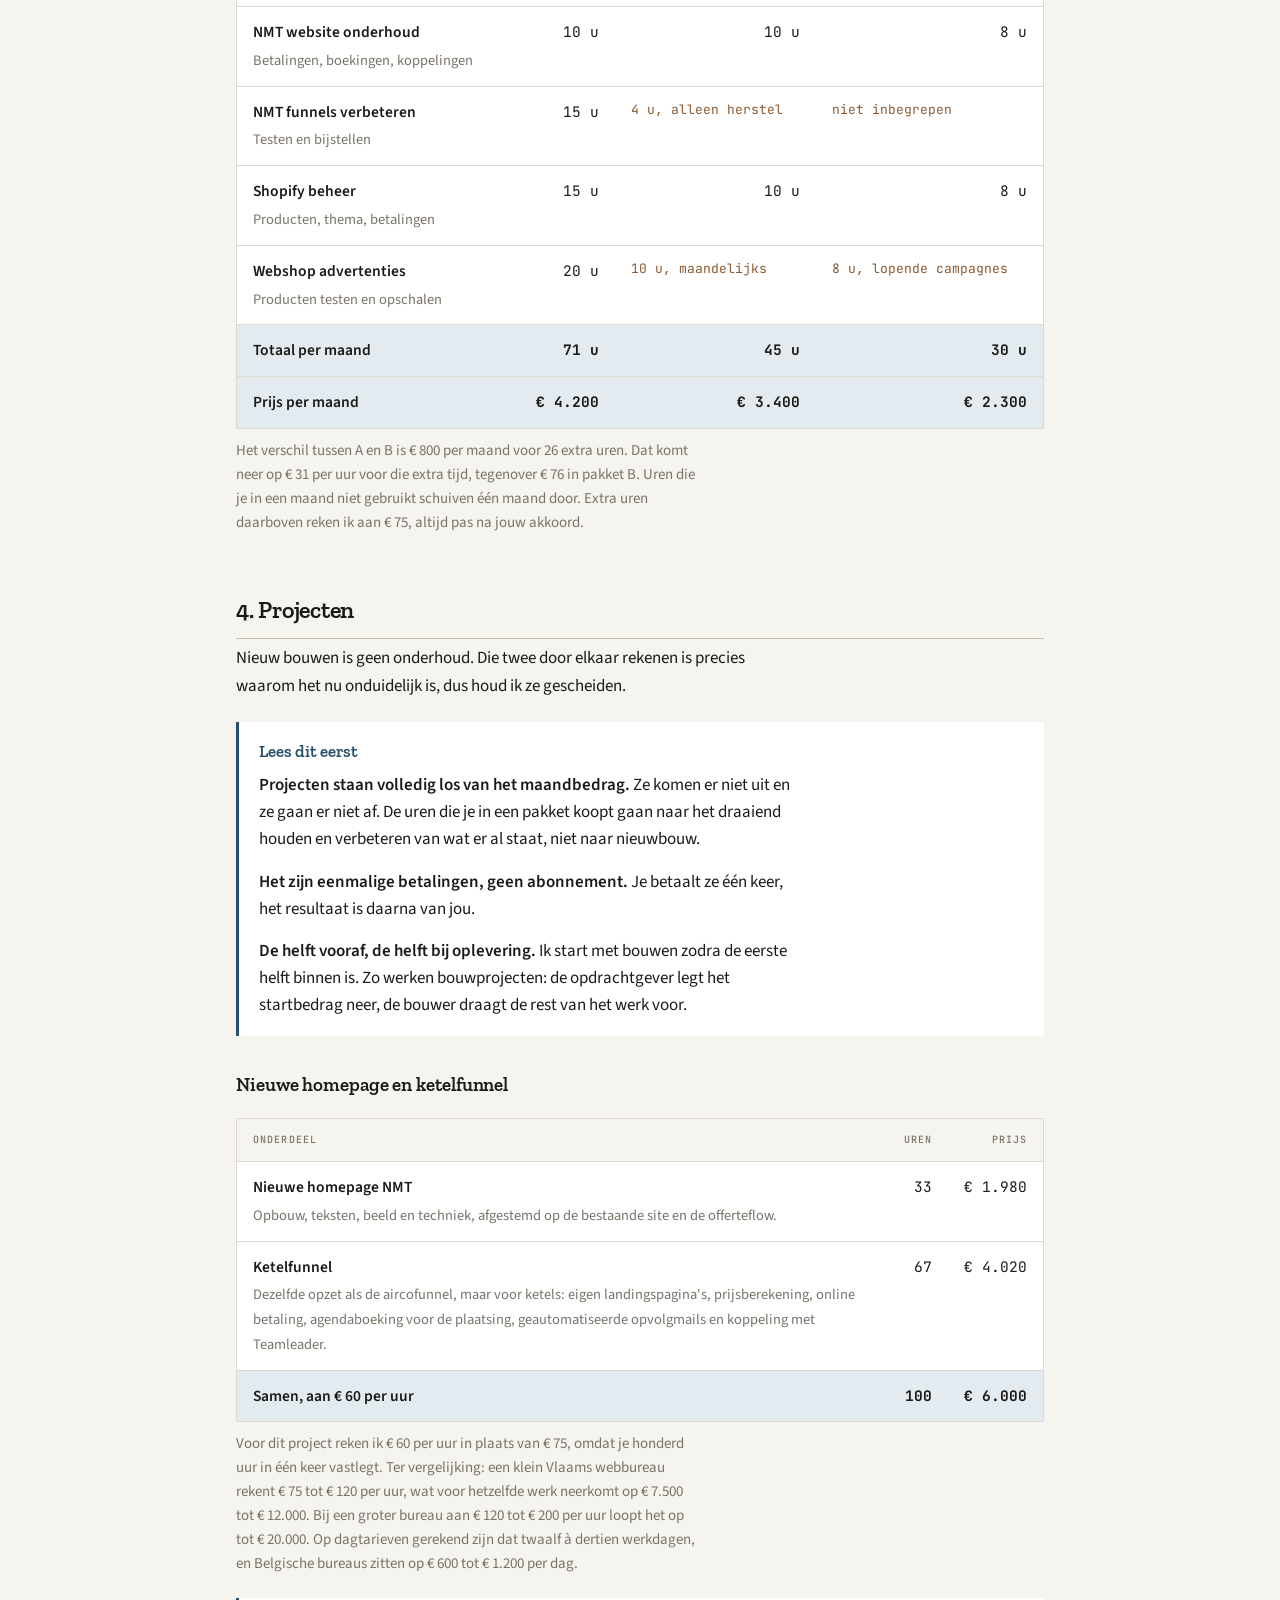
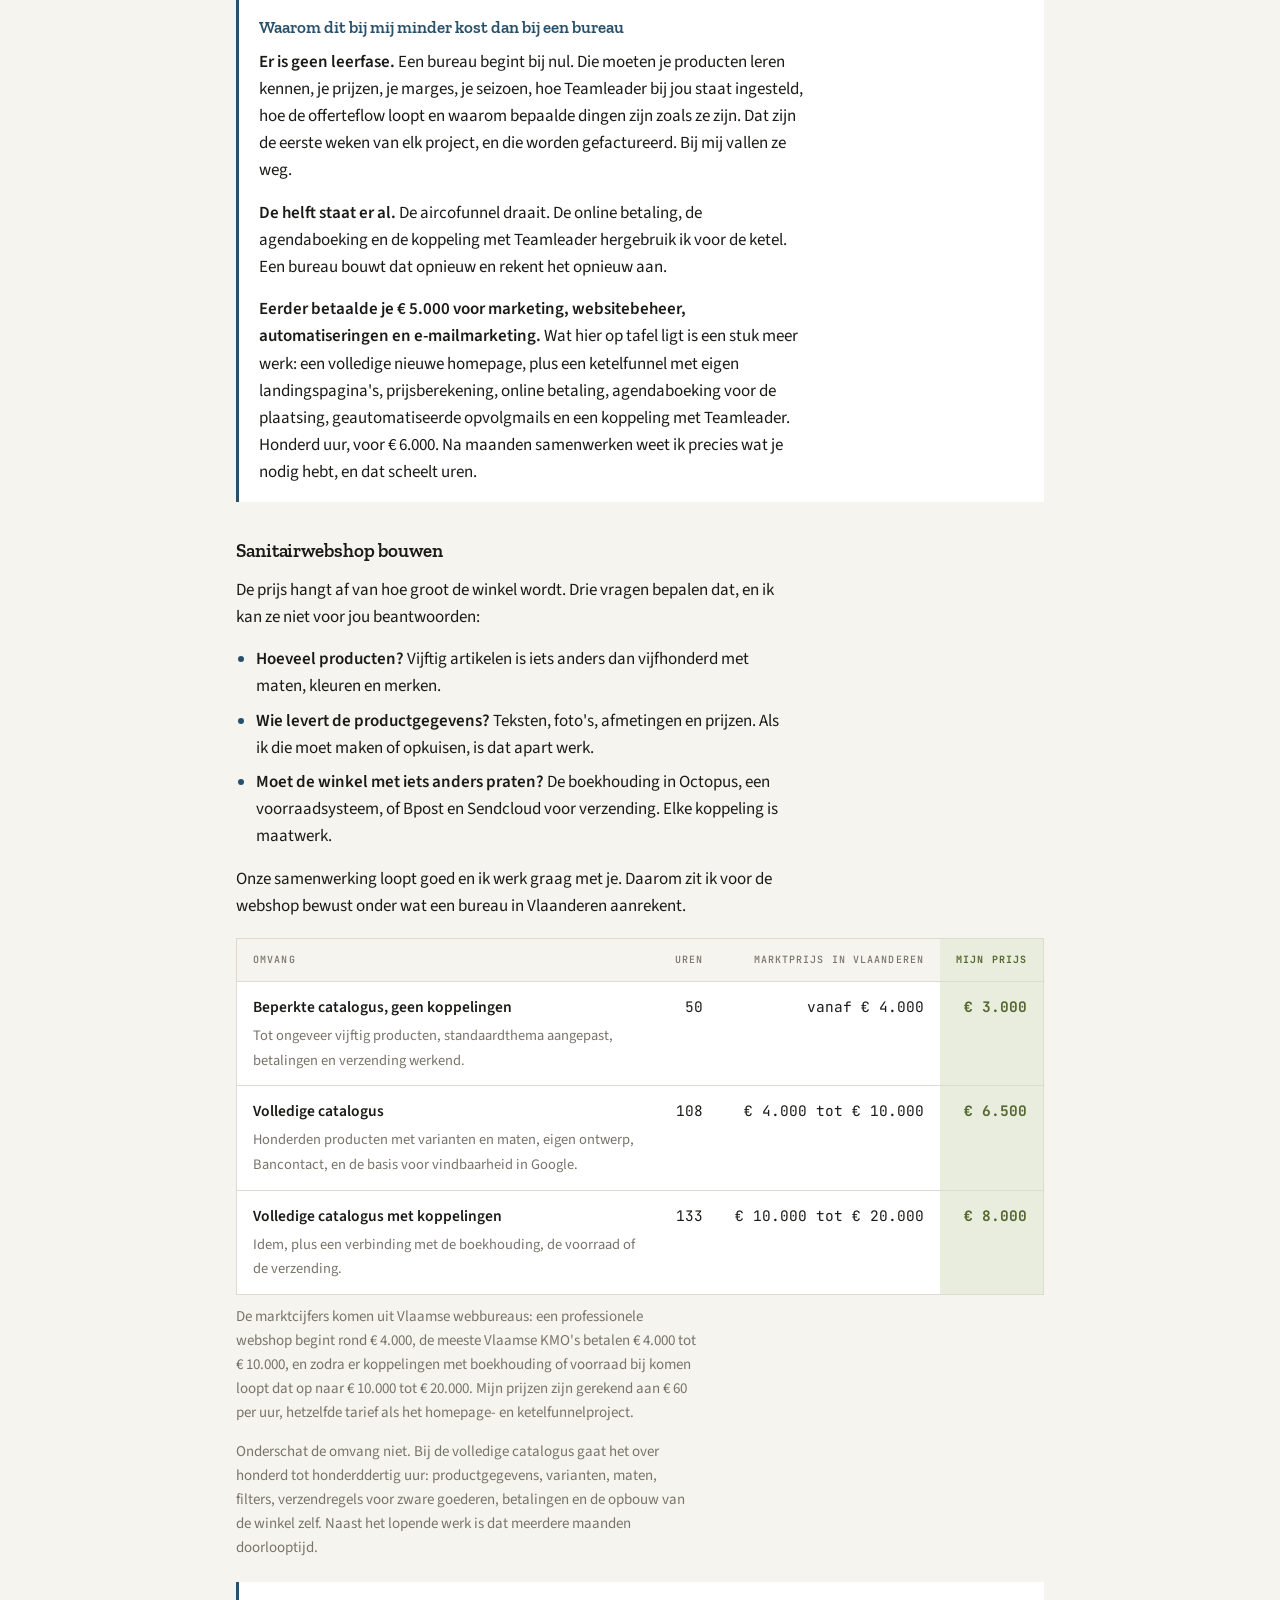
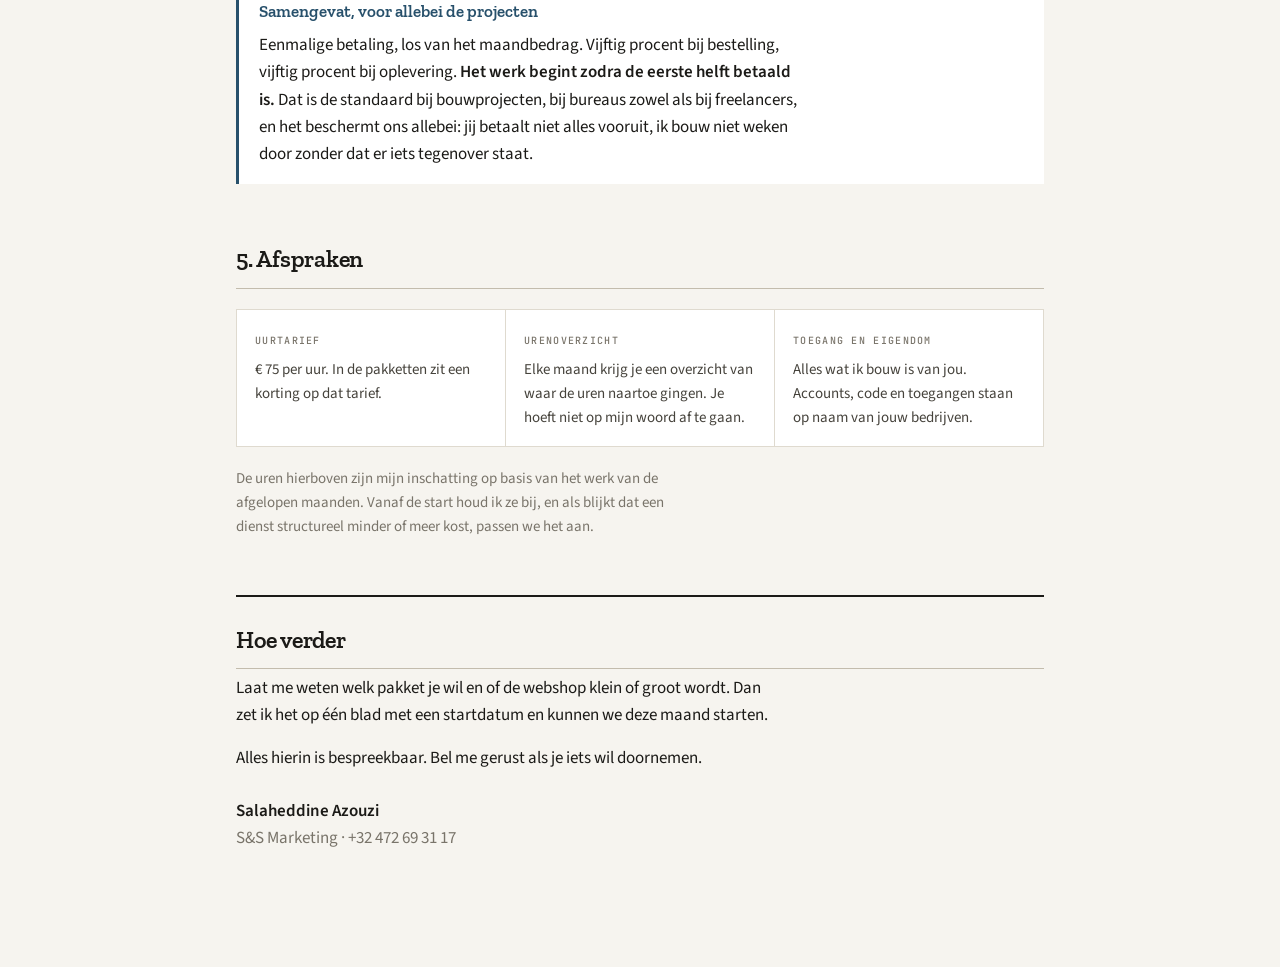
<file: voorstel/nmt-2026-a7k3/index.html>
<!doctype html>
<html lang="nl">
<head>
<meta charset="utf-8">
<meta name="viewport" content="width=device-width, initial-scale=1">
<meta name="robots" content="noindex, nofollow, noarchive">
<meta name="description" content="Voorstel samenwerking S&amp;S Marketing">
<meta name="author" content="Salaheddine Azouzi">
<link rel="icon" href="/favicon.svg" type="image/svg+xml">
<title>Voorstel Tarik 2026</title>
<link rel="preconnect" href="https://fonts.googleapis.com">
<link rel="preconnect" href="https://fonts.gstatic.com" crossorigin>
<link rel="stylesheet" href="https://fonts.googleapis.com/css2?family=Zilla+Slab:wght@500;600;700&family=Source+Sans+3:ital,wght@0,400;0,600;1,400&family=JetBrains+Mono:wght@400;500;700&display=swap">

<style>
:root{
  --paper:#F6F4EF;
  --sheet:#FFFFFF;
  --ink:#1B1A17;
  --ink-2:#46433C;
  --muted:#79746A;
  --rule:#DFDACF;
  --rule-2:#C3BCAD;
  --accent:#27506B;
  --accent-soft:#E4EBF0;
  --signal:#54682F;
  --signal-soft:#E9EDDD;
  --off:#8A5A32;
}
@media (prefers-color-scheme: dark){
  :root:not([data-theme="light"]){
    --paper:#1A1815;
    --sheet:#232019;
    --ink:#F0ECE4;
    --ink-2:#CFC9BE;
    --muted:#948D80;
    --rule:#38332A;
    --rule-2:#4E4739;
    --accent:#86B6D2;
    --accent-soft:#1C2C36;
    --signal:#A9BE79;
    --signal-soft:#23291A;
    --off:#C89263;
  }
}
:root[data-theme="dark"]{
  --paper:#1A1815;
  --sheet:#232019;
  --ink:#F0ECE4;
  --ink-2:#CFC9BE;
  --muted:#948D80;
  --rule:#38332A;
  --rule-2:#4E4739;
  --accent:#86B6D2;
  --accent-soft:#1C2C36;
  --signal:#A9BE79;
  --signal-soft:#23291A;
  --off:#C89263;
}

*{box-sizing:border-box}
body{
  margin:0;
  background:var(--paper);
  color:var(--ink);
  font-family:"Source Sans 3",system-ui,-apple-system,sans-serif;
  font-size:17px;
  line-height:1.6;
  -webkit-font-smoothing:antialiased;
}
.sheet{max-width:860px;margin:0 auto;padding:0 26px 100px}

.head{
  display:flex;flex-direction:column;gap:26px;
  padding:56px 0 24px;border-bottom:2px solid var(--ink);
}
.kicker{
  font-family:"JetBrains Mono",ui-monospace,monospace;
  font-size:11px;letter-spacing:.15em;text-transform:uppercase;
  color:var(--accent);font-weight:500;
}
h1{
  font-family:"Zilla Slab",Georgia,serif;
  font-weight:700;font-size:clamp(30px,5.4vw,44px);
  line-height:1.08;letter-spacing:-.015em;margin:0;text-wrap:balance;
}
.meta{display:grid;grid-template-columns:repeat(auto-fit,minmax(160px,1fr));gap:18px 28px}
.meta div{display:flex;flex-direction:column;gap:3px}
.meta dt,.lbl{
  font-family:"JetBrains Mono",ui-monospace,monospace;
  font-size:10px;letter-spacing:.13em;text-transform:uppercase;
  color:var(--muted);font-weight:500;
}
.meta dd{margin:0;font-size:16px;line-height:1.35}
.meta dd span{display:block;color:var(--muted);font-size:14px}

section{margin:56px 0 0}
h2{
  font-family:"Zilla Slab",Georgia,serif;
  font-weight:600;font-size:24px;letter-spacing:-.01em;
  margin:0 0 6px;padding-bottom:9px;border-bottom:1px solid var(--rule-2);
  text-wrap:balance;
}
h3{
  font-family:"Zilla Slab",Georgia,serif;
  font-weight:600;font-size:19px;margin:34px 0 10px;letter-spacing:-.005em;
}
p{margin:0 0 15px;max-width:68ch}
.intro{font-size:18px;color:var(--ink-2);max-width:64ch}
ul{margin:0 0 15px;padding-left:20px;max-width:68ch}
li{margin:0 0 7px}
li::marker{color:var(--accent)}
strong{font-weight:600}
.note{font-size:15px;color:var(--muted);max-width:66ch}

.tw{overflow-x:auto;margin:18px 0 10px;border:1px solid var(--rule);background:var(--sheet)}
table{border-collapse:collapse;width:100%;min-width:600px;font-size:15.5px}
th,td{padding:13px 16px;text-align:left;border-bottom:1px solid var(--rule);vertical-align:top}
thead th{
  font-family:"JetBrains Mono",ui-monospace,monospace;
  font-size:10px;letter-spacing:.11em;text-transform:uppercase;
  color:var(--muted);font-weight:500;background:var(--paper);
}
td.n,th.n{text-align:right;white-space:nowrap;font-variant-numeric:tabular-nums}
td.n{font-family:"JetBrains Mono",ui-monospace,monospace;font-size:14.5px}
td .svc{font-weight:600;display:block;margin-bottom:3px}
td .det{color:var(--muted);font-size:14.5px;line-height:1.45}
tbody tr:last-child td{border-bottom:none}
tr.sub td{background:var(--accent-soft);font-weight:600;border-top:1px solid var(--rule-2)}
tr.sub td.n{font-weight:700}
td.no{color:var(--off);font-family:"JetBrains Mono",ui-monospace,monospace;font-size:13px}
td.mine,th.mine{color:var(--signal);font-weight:700;background:var(--signal-soft)}
td.strike{color:var(--muted);text-decoration:line-through}

.packs{display:grid;grid-template-columns:repeat(auto-fit,minmax(232px,1fr));gap:16px;margin:22px 0 10px}
.pack{
  background:var(--sheet);border:1px solid var(--rule);
  border-top:3px solid var(--rule-2);padding:20px;
  display:flex;flex-direction:column;gap:11px;
}
.pack.pick{border-top-color:var(--signal);background:var(--signal-soft);border-color:var(--signal)}
.pack .top{display:flex;align-items:baseline;justify-content:space-between;gap:10px}
.pack h4{font-family:"Zilla Slab",Georgia,serif;font-weight:600;font-size:18px;margin:0}
.pill{
  font-family:"JetBrains Mono",ui-monospace,monospace;
  font-size:9.5px;letter-spacing:.11em;text-transform:uppercase;font-weight:500;
  color:var(--signal);border:1px solid var(--signal);padding:2px 7px;white-space:nowrap;
}
.price{
  font-family:"JetBrains Mono",ui-monospace,monospace;
  font-size:27px;font-weight:700;letter-spacing:-.02em;
  font-variant-numeric:tabular-nums;line-height:1;
}
.price small{display:block;font-size:12px;font-weight:400;color:var(--muted);margin-top:6px;letter-spacing:0;line-height:1.45}
.rate{
  font-family:"JetBrains Mono",ui-monospace,monospace;
  font-size:12px;font-weight:500;letter-spacing:.04em;
  color:var(--muted);border-top:1px solid var(--rule);padding-top:9px;
}
.pack.pick .rate{color:var(--signal);border-top-color:var(--signal)}
.pack ul{margin:0;padding-left:17px;font-size:14.5px}
.pack li{margin:0 0 5px;color:var(--ink-2)}
.pack li.gone{color:var(--off)}

.box{border-left:3px solid var(--accent);background:var(--sheet);padding:16px 20px;margin:22px 0}
.box p:last-child{margin-bottom:0}
.box h4{font-family:"Zilla Slab",Georgia,serif;font-weight:600;font-size:17px;margin:0 0 7px;color:var(--accent)}

.terms{
  display:grid;grid-template-columns:repeat(auto-fit,minmax(250px,1fr));
  gap:1px;background:var(--rule);border:1px solid var(--rule);margin:20px 0;
}
.term{background:var(--sheet);padding:16px 18px}
.term p{margin:5px 0 0;font-size:15px;color:var(--ink-2);max-width:none}

.sign{margin-top:56px;padding-top:24px;border-top:2px solid var(--ink)}
a{color:var(--accent);text-underline-offset:2px}
a:focus-visible{outline:2px solid var(--accent);outline-offset:2px}
</style>

<style>
@media print{
  body{background:#fff;color:#000;font-size:11pt}
  .sheet{max-width:none;padding:0}
  .head{padding-top:0}
  section{margin:22pt 0 0;break-inside:auto}
  h2{break-after:avoid}
  table{break-inside:auto;font-size:9.5pt}
  tr{break-inside:avoid}
  .pack,.box,.term{break-inside:avoid}
  .tw{overflow:visible;border-color:#bbb}
  a{color:#000;text-decoration:none}
  .packs{grid-template-columns:repeat(3,1fr)}
  @page{margin:14mm}
}
</style>
</head>
<body>
<div class="sheet">

<header class="head">
  <div>
    <div class="kicker">Voorstel samenwerking</div>
    <h1>Diensten, uren en tarieven vanaf september 2026</h1>
  </div>
  <dl class="meta">
    <div><dt class="lbl">Van</dt><dd>Salaheddine Azouzi<span>S&amp;S Marketing</span></dd></div>
    <div><dt class="lbl">Voor</dt><dd>Tarik<span>NMT Group en de sanitairwebshop</span></dd></div>
    <div><dt class="lbl">Datum</dt><dd>1 september 2026<span>Geldig tot 15 september</span></dd></div>
  </dl>
</header>

<section>
  <h2>Waarom dit voorstel</h2>
  <p class="intro">We werken al een tijd samen zonder dat ergens staat wat ik precies doe, hoeveel tijd dat kost en wat het waard is.</p>
  <p>Dat werkte toen het klein was. Er lopen nu advertenties voor twee bedrijven, een maatwerkwebsite met online betaling en agendaboekingen, een offerteflow met geautomatiseerde opvolging, en binnenkort een webshop. Als daar iets stukgaat, komen er geen aanvragen binnen en loopt er geen bestelling door.</p>
  <p>Zonder afspraak kan jij niet budgetteren en kan ik niet plannen. Hieronder staat wat ik doe, hoeveel uur het kost en wat het per dienst waard is, zodat je kan kiezen waar je geld naartoe gaat.</p>
</section>

<section>
  <h2>1. NMT Group</h2>
  <div class="tw">
    <table>
      <thead><tr><th>Dienst</th><th class="n">Uren per maand</th><th class="n">Prijs per maand</th></tr></thead>
      <tbody>
        <tr>
          <td><span class="svc">Marketing en advertenties</span>
          <span class="det">Elk kwartaal een nieuwe reeks advertenties: creatives maken, teksten schrijven, campagnes opzetten en live zetten. Daartussen budgetten bewaken en bijsturen als een campagne wegzakt of een advertentie afgekeurd wordt.</span></td>
          <td class="n">11</td><td class="n">€ 800</td>
        </tr>
        <tr>
          <td><span class="svc">Onderhoud en ondersteuning website</span>
          <span class="det">De website draaiend houden: betaalflow, agendaboekingen voor technische bezoeken, de koppeling met Teamleader en de geautomatiseerde opvolgmails. Storingen oplossen, updates uitvoeren, en bereikbaar zijn als er iets stukgaat.</span></td>
          <td class="n">10</td><td class="n">€ 750</td>
        </tr>
        <tr>
          <td><span class="svc">Funnels verbeteren en testen</span>
          <span class="det">Doorlopend werk aan de pagina's waar aanvragen binnenkomen: teksten en opbouw aanpassen, varianten tegen elkaar testen, de offerte- en opvolgmails bijstellen, en meten wat er van bezoeker naar afspraak gaat.</span></td>
          <td class="n">15</td><td class="n">€ 1.125</td>
        </tr>
        <tr class="sub"><td>Subtotaal NMT Group</td><td class="n">36</td><td class="n">€ 2.675</td></tr>
      </tbody>
    </table>
  </div>
</section>

<section>
  <h2>2. Sanitairwebshop</h2>
  <div class="tw">
    <table>
      <thead><tr><th>Dienst</th><th class="n">Uren per maand</th><th class="n">Prijs per maand</th></tr></thead>
      <tbody>
        <tr>
          <td><span class="svc">Beheer en onderhoud Shopify</span>
          <span class="det">Producten, prijzen en voorraad bijhouden, aanpassingen aan het thema en de productpagina's, betalingen en verzending werkend houden, en storingen oplossen.</span></td>
          <td class="n">15</td><td class="n">€ 1.125</td>
        </tr>
        <tr>
          <td><span class="svc">Marketing en advertenties</span>
          <span class="det">Wekelijks nieuwe producten en invalshoeken testen, creatives maken en vernieuwen, budgetten dagelijks bewaken, verliesgevende advertenties stoppen en winnaars opschalen. Elke maand een overzicht op omzet en advertentiekost.</span></td>
          <td class="n">20</td><td class="n">€ 1.500</td>
        </tr>
        <tr class="sub"><td>Subtotaal sanitairwebshop</td><td class="n">35</td><td class="n">€ 2.625</td></tr>
      </tbody>
    </table>
  </div>

  <div class="box">
    <h4>Waarom de webshop bijna dubbel zo veel kost als NMT</h4>
    <p>Het uurtarief is voor allebei hetzelfde, € 75. Het verschil zit in hoe vaak er gewerkt moet worden.</p>
    <p><strong>NMT verkoopt een vaste dienst aan mensen die al weten wat ze zoeken.</strong> Wie een kapotte ketel heeft, zoekt naar een ketel. Het aanbod verandert niet, de doelgroep verandert niet. Vier keer per jaar een nieuwe reeks advertenties is genoeg, plus een oog op de budgetten. Dat is elf uur per maand.</p>
    <p><strong>Een webshop werkt omgekeerd.</strong> Je weet vooraf niet welk product verkoopt. Een sanitaircatalogus heeft honderden artikelen en je kan er maar een handvol tegelijk adverteren. De enige manier om te weten welk product werkt, is testen: meerdere producten, meerdere invalshoeken, meerdere beelden, week na week. De meeste tests verliezen. Dat hoort bij het werk. De paar die winnen, schaal je op.</p>
    <p>Dat betekent elke week nieuwe creatives, elke week budgetbeslissingen, en elke week stoppen wat niet werkt. Twintig uur per maand tegenover elf.</p>
  </div>
</section>

<section>
  <h2>3. Drie pakketten</h2>
  <p>Alles los afnemen is <strong>71 uur voor € 5.300 per maand</strong>. Bij een vast aantal uren kan ik plannen, en daar staat een lagere prijs tegenover. Hoe meer uren vastliggen, hoe lager het tarief.</p>

  <div class="packs">

    <div class="pack pick">
      <div class="top"><h4>A. Volledig</h4><span class="pill">Mijn voorstel</span></div>
      <div class="price">€ 4.200<small>per maand, tot 71 uur</small></div>
      <div class="rate">€ 59 per uur &middot; € 1.100 onder het losse tarief</div>
      <ul>
        <li>Advertenties voor NMT en de webshop</li>
        <li>Wekelijks producten testen in de webshop</li>
        <li>Website en webshop draaiend, storingen opgelost</li>
        <li>Funnels doorlopend verbeteren en testen</li>
        <li>Maandrapport op omzet en advertentiekost</li>
      </ul>
    </div>

    <div class="pack">
      <div class="top"><h4>B. Ingeperkt</h4></div>
      <div class="price">€ 3.400<small>per maand, tot 45 uur</small></div>
      <div class="rate">€ 76 per uur</div>
      <ul>
        <li>Advertenties voor NMT en de webshop</li>
        <li>Website en webshop draaiend, storingen opgelost</li>
        <li class="gone">Webshoptests nog maar één keer per maand</li>
        <li class="gone">Funnels alleen herstellen, niet verbeteren</li>
      </ul>
    </div>

    <div class="pack">
      <div class="top"><h4>C. Basis</h4></div>
      <div class="price">€ 2.300<small>per maand, tot 30 uur</small></div>
      <div class="rate">€ 77 per uur</div>
      <ul>
        <li>Website en webshop blijven draaien</li>
        <li>Storingen worden opgelost</li>
        <li class="gone">Geen nieuwe producten getest</li>
        <li class="gone">Geen nieuwe advertenties buiten het kwartaal</li>
        <li class="gone">Geen funnelwerk</li>
      </ul>
    </div>

  </div>

  <h3>Wat je per pakket krijgt</h3>
  <div class="tw">
    <table>
      <thead><tr><th>Dienst</th><th class="n">A</th><th class="n">B</th><th class="n">C</th></tr></thead>
      <tbody>
        <tr><td><span class="svc">NMT advertenties</span><span class="det">Kwartaalreeks plus bewaking</span></td><td class="n">11 u</td><td class="n">11 u</td><td class="no">6 u, geen bewaking</td></tr>
        <tr><td><span class="svc">NMT website onderhoud</span><span class="det">Betalingen, boekingen, koppelingen</span></td><td class="n">10 u</td><td class="n">10 u</td><td class="n">8 u</td></tr>
        <tr><td><span class="svc">NMT funnels verbeteren</span><span class="det">Testen en bijstellen</span></td><td class="n">15 u</td><td class="no">4 u, alleen herstel</td><td class="no">niet inbegrepen</td></tr>
        <tr><td><span class="svc">Shopify beheer</span><span class="det">Producten, thema, betalingen</span></td><td class="n">15 u</td><td class="n">10 u</td><td class="n">8 u</td></tr>
        <tr><td><span class="svc">Webshop advertenties</span><span class="det">Producten testen en opschalen</span></td><td class="n">20 u</td><td class="no">10 u, maandelijks</td><td class="no">8 u, lopende campagnes</td></tr>
        <tr class="sub"><td>Totaal per maand</td><td class="n">71 u</td><td class="n">45 u</td><td class="n">30 u</td></tr>
        <tr class="sub"><td>Prijs per maand</td><td class="n">€ 4.200</td><td class="n">€ 3.400</td><td class="n">€ 2.300</td></tr>
      </tbody>
    </table>
  </div>

  <p class="note">Het verschil tussen A en B is € 800 per maand voor 26 extra uren. Dat komt neer op € 31 per uur voor die extra tijd, tegenover € 76 in pakket B. Uren die je in een maand niet gebruikt schuiven één maand door. Extra uren daarboven reken ik aan € 75, altijd pas na jouw akkoord.</p>
</section>

<section>
  <h2>4. Projecten</h2>
  <p>Nieuw bouwen is geen onderhoud. Die twee door elkaar rekenen is precies waarom het nu onduidelijk is, dus houd ik ze gescheiden.</p>

  <div class="box">
    <h4>Lees dit eerst</h4>
    <p><strong>Projecten staan volledig los van het maandbedrag.</strong> Ze komen er niet uit en ze gaan er niet af. De uren die je in een pakket koopt gaan naar het draaiend houden en verbeteren van wat er al staat, niet naar nieuwbouw.</p>
    <p><strong>Het zijn eenmalige betalingen, geen abonnement.</strong> Je betaalt ze één keer, het resultaat is daarna van jou.</p>
    <p><strong>De helft vooraf, de helft bij oplevering.</strong> Ik start met bouwen zodra de eerste helft binnen is. Zo werken bouwprojecten: de opdrachtgever legt het startbedrag neer, de bouwer draagt de rest van het werk voor.</p>
  </div>

  <h3>Nieuwe homepage en ketelfunnel</h3>
  <div class="tw">
    <table>
      <thead><tr><th>Onderdeel</th><th class="n">Uren</th><th class="n">Prijs</th></tr></thead>
      <tbody>
        <tr>
          <td><span class="svc">Nieuwe homepage NMT</span>
          <span class="det">Opbouw, teksten, beeld en techniek, afgestemd op de bestaande site en de offerteflow.</span></td>
          <td class="n">33</td><td class="n">€ 1.980</td>
        </tr>
        <tr>
          <td><span class="svc">Ketelfunnel</span>
          <span class="det">Dezelfde opzet als de aircofunnel, maar voor ketels: eigen landingspagina's, prijsberekening, online betaling, agendaboeking voor de plaatsing, geautomatiseerde opvolgmails en koppeling met Teamleader.</span></td>
          <td class="n">67</td><td class="n">€ 4.020</td>
        </tr>
        <tr class="sub"><td>Samen, aan € 60 per uur</td><td class="n">100</td><td class="n">€ 6.000</td></tr>
      </tbody>
    </table>
  </div>
  <p class="note">Voor dit project reken ik € 60 per uur in plaats van € 75, omdat je honderd uur in één keer vastlegt. Ter vergelijking: een klein Vlaams webbureau rekent € 75 tot € 120 per uur, wat voor hetzelfde werk neerkomt op € 7.500 tot € 12.000. Bij een groter bureau aan € 120 tot € 200 per uur loopt het op tot € 20.000. Op dagtarieven gerekend zijn dat twaalf à dertien werkdagen, en Belgische bureaus zitten op € 600 tot € 1.200 per dag.</p>

  <div class="box">
    <h4>Waarom dit bij mij minder kost dan bij een bureau</h4>
    <p><strong>Er is geen leerfase.</strong> Een bureau begint bij nul. Die moeten je producten leren kennen, je prijzen, je marges, je seizoen, hoe Teamleader bij jou staat ingesteld, hoe de offerteflow loopt en waarom bepaalde dingen zijn zoals ze zijn. Dat zijn de eerste weken van elk project, en die worden gefactureerd. Bij mij vallen ze weg.</p>
    <p><strong>De helft staat er al.</strong> De aircofunnel draait. De online betaling, de agendaboeking en de koppeling met Teamleader hergebruik ik voor de ketel. Een bureau bouwt dat opnieuw en rekent het opnieuw aan.</p>
    <p><strong>Eerder betaalde je € 5.000 voor marketing, websitebeheer, automatiseringen en e-mailmarketing.</strong> Wat hier op tafel ligt is een stuk meer werk: een volledige nieuwe homepage, plus een ketelfunnel met eigen landingspagina's, prijsberekening, online betaling, agendaboeking voor de plaatsing, geautomatiseerde opvolgmails en een koppeling met Teamleader. Honderd uur, voor € 6.000. Na maanden samenwerken weet ik precies wat je nodig hebt, en dat scheelt uren.</p>
  </div>

  <h3>Sanitairwebshop bouwen</h3>
  <p>De prijs hangt af van hoe groot de winkel wordt. Drie vragen bepalen dat, en ik kan ze niet voor jou beantwoorden:</p>
  <ul>
    <li><strong>Hoeveel producten?</strong> Vijftig artikelen is iets anders dan vijfhonderd met maten, kleuren en merken.</li>
    <li><strong>Wie levert de productgegevens?</strong> Teksten, foto's, afmetingen en prijzen. Als ik die moet maken of opkuisen, is dat apart werk.</li>
    <li><strong>Moet de winkel met iets anders praten?</strong> De boekhouding in Octopus, een voorraadsysteem, of Bpost en Sendcloud voor verzending. Elke koppeling is maatwerk.</li>
  </ul>
  <p>Onze samenwerking loopt goed en ik werk graag met je. Daarom zit ik voor de webshop bewust onder wat een bureau in Vlaanderen aanrekent.</p>

  <div class="tw">
    <table style="min-width:680px">
      <thead><tr><th>Omvang</th><th class="n">Uren</th><th class="n">Marktprijs in Vlaanderen</th><th class="n mine">Mijn prijs</th></tr></thead>
      <tbody>
        <tr>
          <td><span class="svc">Beperkte catalogus, geen koppelingen</span><span class="det">Tot ongeveer vijftig producten, standaardthema aangepast, betalingen en verzending werkend.</span></td>
          <td class="n">50</td><td class="n">vanaf € 4.000</td><td class="n mine">€ 3.000</td>
        </tr>
        <tr>
          <td><span class="svc">Volledige catalogus</span><span class="det">Honderden producten met varianten en maten, eigen ontwerp, Bancontact, en de basis voor vindbaarheid in Google.</span></td>
          <td class="n">108</td><td class="n">€ 4.000 tot € 10.000</td><td class="n mine">€ 6.500</td>
        </tr>
        <tr>
          <td><span class="svc">Volledige catalogus met koppelingen</span><span class="det">Idem, plus een verbinding met de boekhouding, de voorraad of de verzending.</span></td>
          <td class="n">133</td><td class="n">€ 10.000 tot € 20.000</td><td class="n mine">€ 8.000</td>
        </tr>
      </tbody>
    </table>
  </div>

  <p class="note">De marktcijfers komen uit Vlaamse webbureaus: een professionele webshop begint rond € 4.000, de meeste Vlaamse KMO's betalen € 4.000 tot € 10.000, en zodra er koppelingen met boekhouding of voorraad bij komen loopt dat op naar € 10.000 tot € 20.000. Mijn prijzen zijn gerekend aan € 60 per uur, hetzelfde tarief als het homepage- en ketelfunnelproject.</p>

  <p class="note">Onderschat de omvang niet. Bij de volledige catalogus gaat het over honderd tot honderddertig uur: productgegevens, varianten, maten, filters, verzendregels voor zware goederen, betalingen en de opbouw van de winkel zelf. Naast het lopende werk is dat meerdere maanden doorlooptijd.</p>

  <div class="box">
    <h4>Samengevat, voor allebei de projecten</h4>
    <p>Eenmalige betaling, los van het maandbedrag. Vijftig procent bij bestelling, vijftig procent bij oplevering. <strong>Het werk begint zodra de eerste helft betaald is.</strong> Dat is de standaard bij bouwprojecten, bij bureaus zowel als bij freelancers, en het beschermt ons allebei: jij betaalt niet alles vooruit, ik bouw niet weken door zonder dat er iets tegenover staat.</p>
  </div>
</section>

<section>
  <h2>5. Afspraken</h2>
  <div class="terms">
    <div class="term"><span class="lbl">Uurtarief</span><p>€ 75 per uur. In de pakketten zit een korting op dat tarief.</p></div>
    <div class="term"><span class="lbl">Urenoverzicht</span><p>Elke maand krijg je een overzicht van waar de uren naartoe gingen. Je hoeft niet op mijn woord af te gaan.</p></div>
    <div class="term"><span class="lbl">Toegang en eigendom</span><p>Alles wat ik bouw is van jou. Accounts, code en toegangen staan op naam van jouw bedrijven.</p></div>
  </div>
  <p class="note">De uren hierboven zijn mijn inschatting op basis van het werk van de afgelopen maanden. Vanaf de start houd ik ze bij, en als blijkt dat een dienst structureel minder of meer kost, passen we het aan.</p>
</section>

<section class="sign">
  <h2>Hoe verder</h2>
  <p>Laat me weten welk pakket je wil en of de webshop klein of groot wordt. Dan zet ik het op één blad met een startdatum en kunnen we deze maand starten.</p>
  <p>Alles hierin is bespreekbaar. Bel me gerust als je iets wil doornemen.</p>
  <p style="margin-top:26px"><strong>Salaheddine Azouzi</strong><br><span style="color:var(--muted)">S&amp;S Marketing &middot; +32 472 69 31 17</span></p>
</section>

</div>
</body>
</html>
</file>
<file: styles.css>
/* S&S Marketing
   Ontwerp: instrumentenpaneel bij nacht. Een donkere, gelaagde grond die van koel
   (bovenaan) naar warm (onderaan) verschuift, zoals de thermische lijn die al het
   handtekeningdetail van dit merk was. Cijfers en labels in mono, koppen groot en
   strak gespatieerd, veel donkere ruimte. Alles CSS-first; het beetje JS in de
   pagina zet alleen custom properties. */

:root {
  /* grond: drie tonen op een koele bijna-zwarte basis */
  --g0: #0c1317;
  --g1: #111a1f;
  --g2: #17232a;
  /* de grond verwarmt mee met de scrollpositie (--t van 0 naar 1, gezet door JS) */
  --t: 0;
  --ground: rgb(calc(12 + 9 * var(--t)) calc(19 - 4 * var(--t)) calc(23 - 9 * var(--t)));

  /* inkt op donker */
  --ink:    #eef3f5;
  --ink-2:  #c6d0d5;
  --muted:  #98a7ae;
  --faint:  #7a8a91;
  --line:   rgba(255,255,255,.08);
  --line-2: rgba(255,255,255,.14);
  --edge:   rgba(255,255,255,.10);

  /* signaalkleuren: warm voor hitte, koel voor koeling */
  --amber:      #f0a63a;
  --amber-deep: #a8500b;
  --amber-lit:  #f0a63a;
  --cool:       #3f9cc4;
  --good:       #4fc9a4;

  /* oude aliassen, zodat de privacypagina op dezelfde tokens blijft draaien */
  --paper: var(--g0);
  --card:  var(--g1);
  --deep:  var(--g0);
  --deep-2: var(--g1);
  --deep-3: var(--g2);
  --line-deep: var(--line);

  --serif: "Archivo", "Helvetica Neue", Helvetica, Arial, sans-serif;
  --sans:  "Archivo", "Helvetica Neue", Helvetica, Arial, sans-serif;
  --mono:  "IBM Plex Mono", "Cascadia Mono", Consolas, ui-monospace, monospace;

  --maxw: 1160px;
  --gut: clamp(20px, 4vw, 36px);
  --sectie: clamp(72px, 11vw, 136px);
  --uit: cubic-bezier(.16, 1, .3, 1);
  --r: 6px;
}

* { box-sizing: border-box; }
html { scroll-behavior: smooth; -webkit-text-size-adjust: 100%; color-scheme: dark; }

body {
  margin: 0;
  background: var(--ground);
  color: var(--ink-2);
  font-family: var(--sans);
  font-size: 17px;
  line-height: 1.65;
  letter-spacing: .002em;
  -webkit-font-smoothing: antialiased;
  text-rendering: optimizeLegibility;
  overflow-x: hidden;
}
/* korrel: een vlak donker vlak bandt op echte schermen, een beetje ruis niet */
body::before {
  content: ""; position: fixed; inset: 0; z-index: 0; pointer-events: none; opacity: .045;
  background-image: url("data:image/svg+xml,%3Csvg xmlns='http://www.w3.org/2000/svg' width='160' height='160'%3E%3Cfilter id='n'%3E%3CfeTurbulence type='fractalNoise' baseFrequency='.9' numOctaves='2' stitchTiles='stitch'/%3E%3C/filter%3E%3Crect width='160' height='160' filter='url(%23n)'/%3E%3C/svg%3E");
}
::selection { background: rgba(240,166,58,.32); color: #fff; }

.wrap { max-width: var(--maxw); margin: 0 auto; padding: 0 max(var(--gut), env(safe-area-inset-right)) 0 max(var(--gut), env(safe-area-inset-left)); position: relative; z-index: 1; }

/* ---------- typografie ---------- */
h1, h2, h3 { font-family: var(--serif); margin: 0; color: var(--ink); text-wrap: balance; }
h1 { font-size: clamp(40px, 6.6vw, 84px); line-height: .98; font-weight: 800; letter-spacing: -.038em; }
h2 { font-size: clamp(30px, 4.3vw, 54px); line-height: 1.04; font-weight: 700; letter-spacing: -.032em; }
h3 { font-size: 19px; line-height: 1.3; font-weight: 600; letter-spacing: -.014em; }
p { margin: 0 0 18px; text-wrap: pretty; }
.lead { font-size: clamp(17px, 1.8vw, 20px); line-height: 1.6; color: var(--muted); max-width: 58ch; }
a { color: inherit; touch-action: manipulation; -webkit-tap-highlight-color: rgba(240,166,58,.25); }
strong { font-weight: 600; color: var(--ink); }

.eyebrow {
  font-family: var(--mono); font-size: 11px; letter-spacing: .16em; text-transform: uppercase;
  color: var(--amber); font-weight: 400; display: flex; align-items: center; gap: 14px; margin: 0 0 22px;
}
.eyebrow::after { content: ""; height: 1px; flex: 1; max-width: 72px; background: currentColor; opacity: .4; }
.sectienr { color: var(--faint); letter-spacing: .1em; }

/* thermische lijn: koel naar warm, het handtekeningdetail van deze site */
.thermo { height: 1px; border: 0; margin: 0; opacity: .9;
  background: linear-gradient(90deg, var(--cool) 0%, rgba(107,143,150,.6) 40%, var(--amber-deep) 72%, var(--amber) 100%); }

/* ---------- navigatie ---------- */
.nav { position: sticky; top: 0; z-index: 50; background: rgba(12,19,23,.55);
  backdrop-filter: saturate(140%) blur(14px); -webkit-backdrop-filter: saturate(140%) blur(14px);
  border-bottom: 1px solid var(--line); }
/* de voortgangslijn van de pagina zit onderaan de balk: koel bij het begin, warm bij het einde */
.nav::after { content: ""; position: absolute; left: 0; right: 0; bottom: -1px; height: 2px;
  background: linear-gradient(90deg, var(--cool), var(--amber-deep) 60%, var(--amber));
  transform: scaleX(var(--scroll, 0)); transform-origin: left; will-change: transform; }
.nav .wrap { display: flex; align-items: center; justify-content: space-between; height: 64px; gap: 20px; }
.merk { display: flex; align-items: baseline; gap: 10px; padding: 10px 0; color: var(--ink); text-decoration: none;
  font-family: var(--serif); font-weight: 800; letter-spacing: -.03em; font-size: 20px; }
.merk .amp { color: var(--amber); font-weight: 900; }
.merk .plaats { font-family: var(--mono); font-size: 10.5px; letter-spacing: .18em; text-transform: uppercase; color: var(--faint); font-weight: 400; }
.nav-links { display: flex; gap: 4px; align-items: center; }
.nav-links a { color: var(--ink-2); text-decoration: none; font-size: 14px; padding: 8px 12px; border-radius: 999px;
  transition: color .15s ease-out, background .15s ease-out; }
.nav-links a:hover { color: var(--ink); background: rgba(255,255,255,.06); }

.knop {
  display: inline-flex; align-items: center; justify-content: center; gap: 10px; text-decoration: none;
  background: var(--amber); color: #17110a; font-weight: 600; font-size: 14.5px; letter-spacing: -.005em;
  padding: 12px 20px; border-radius: var(--r); border: 1px solid transparent; cursor: pointer; position: relative;
  box-shadow: inset 0 1px 0 rgba(255,255,255,.35), 0 1px 0 rgba(0,0,0,.3);
  transition: transform .16s var(--uit), box-shadow .2s ease-out, background .2s ease-out;
}
.knop:hover { background: #ffb64c; box-shadow: inset 0 1px 0 rgba(255,255,255,.4), 0 10px 30px -8px rgba(240,166,58,.55); }
.knop:active { transform: translateY(1px); }
.knop.rand { background: rgba(255,255,255,.03); color: var(--ink); border-color: var(--line-2);
  box-shadow: inset 0 1px 0 rgba(255,255,255,.06); }
.knop.rand:hover { background: rgba(255,255,255,.08); border-color: rgba(255,255,255,.28); box-shadow: none; }
.knop.licht { background: var(--ink); color: var(--g0); }
a:focus-visible, button:focus-visible { outline: 2px solid var(--amber); outline-offset: 3px; border-radius: 3px; }

/* ---------- hero ---------- */
.hero { position: relative; overflow: hidden; }
/* fijn raster en een warme lichtbron rechtsboven: diepte zonder een afbeelding */
.hero::before {
  content: ""; position: absolute; inset: 0; pointer-events: none;
  background-image: linear-gradient(rgba(255,255,255,.035) 1px, transparent 1px),
                    linear-gradient(90deg, rgba(255,255,255,.035) 1px, transparent 1px);
  background-size: 72px 72px;
  mask-image: radial-gradient(ellipse 70% 60% at 78% 10%, #000 0%, transparent 70%);
  -webkit-mask-image: radial-gradient(ellipse 70% 60% at 78% 10%, #000 0%, transparent 70%);
}
.hero::after {
  content: ""; position: absolute; inset: -20% -10% auto -10%; height: 90%; pointer-events: none;
  background: radial-gradient(ellipse 34% 44% at 82% 18%, rgba(240,166,58,.16), transparent 70%),
              radial-gradient(ellipse 30% 40% at 10% 90%, rgba(63,156,196,.10), transparent 70%);
}
.hero > .wrap { padding-top: clamp(64px, 10vw, 128px); padding-bottom: 0; z-index: 2; }
.hero .eyebrow { max-width: none; }
.hero h1 { max-width: 15ch; color: #fff; }
.hero h1 .accent { color: var(--amber); }
.hero .lead { color: var(--muted); margin-top: 28px; max-width: 54ch; }
.hero-acties { display: flex; flex-wrap: wrap; gap: 12px; margin-top: 36px; }
.hero-onder { margin-top: clamp(56px, 8vw, 104px); position: relative; z-index: 2; }
.hero-onder .wrap { position: relative; }

/* de route: een lijn die zichzelf tekent van koel naar warm, van advertentie naar order */
.route { position: absolute; right: 0; top: 0; width: min(56vw, 700px); height: 100%; pointer-events: none; z-index: 1; opacity: .9; }
.route svg { width: 100%; height: 100%; overflow: visible; }
.route path { fill: none; stroke: url(#thermo-grad); stroke-width: 1.5; stroke-linecap: round; stroke-linejoin: round;
  stroke-dasharray: 1; stroke-dashoffset: 1; }
.route circle { fill: var(--g0); stroke: var(--amber); stroke-width: 1.5; opacity: 0; transform-origin: center; transform-box: fill-box; }
.route circle.koel { stroke: var(--cool); }
.route .eind { fill: var(--amber); }

/* meetstrip: de vier cijfers onder de kop, als een instrumentenpaneel */
.strip { display: grid; grid-template-columns: repeat(4, 1fr); border-top: 1px solid var(--line); border-bottom: 1px solid var(--line);
  background: linear-gradient(180deg, rgba(255,255,255,.025), rgba(255,255,255,0)); }
.strip .cel { padding: 28px 24px 32px; border-right: 1px solid var(--line); position: relative; }
.strip .cel:last-child { border-right: 0; }
.strip .cel::before { content: ""; position: absolute; left: 0; top: 0; width: 28px; height: 1px; background: var(--amber); opacity: .8; }
.strip .waarde { font-family: var(--serif); font-weight: 800; font-size: clamp(30px, 3.2vw, 42px);
  line-height: 1; color: #fff; font-variant-numeric: tabular-nums; letter-spacing: -.04em; }
.strip .label { font-family: var(--mono); font-size: 10.5px; letter-spacing: .14em; text-transform: uppercase;
  color: var(--amber); margin-top: 14px; line-height: 1.5; opacity: .9; }
.strip .herkomst { font-size: 12.5px; color: var(--faint); margin-top: 9px; line-height: 1.5; }

/* laadchoreografie van de hero: een keer, gespreid, daarna stil */
@keyframes rijs { from { opacity: 0; transform: translateY(22px); } to { opacity: 1; transform: none; } }
@keyframes teken { to { stroke-dashoffset: 0; } }
@keyframes knoop { from { opacity: 0; transform: scale(.4); } to { opacity: 1; transform: scale(1); } }
.hero .eyebrow, .hero h1, .hero .lead, .hero-acties, .hero .strip .cel {
  opacity: 0; animation: rijs .9s var(--uit) forwards; }
.hero .eyebrow { animation-delay: .05s; }
.hero h1 { animation-delay: .15s; }
.hero .lead { animation-delay: .32s; }
.hero-acties { animation-delay: .44s; }
.hero .strip .cel { animation-delay: calc(.6s + var(--i, 0) * .09s); }
.route path { animation: teken 2.2s cubic-bezier(.5, 0, .2, 1) .35s forwards; }
.route circle { animation: knoop .5s var(--uit) forwards; }
.route circle:nth-of-type(1) { animation-delay: .8s; }
.route circle:nth-of-type(2) { animation-delay: 1.2s; }
.route circle:nth-of-type(3) { animation-delay: 1.6s; }
.route circle:nth-of-type(4) { animation-delay: 2.0s; }
.route circle:nth-of-type(5) { animation-delay: 2.45s; }
/* woord-voor-woord in de kop: JS wikkelt de woorden, CSS doet de beweging */
.hero h1 .w { display: inline-block; opacity: 0; transform: translateY(.45em); animation: rijs .8s var(--uit) forwards;
  animation-delay: calc(.2s + var(--i, 0) * .06s); }
.hero h1.gesplitst { opacity: 1; animation: none; }

/* ---------- secties ---------- */
section { padding: var(--sectie) 0; position: relative; }
section[id], header[id] { scroll-margin-top: 72px; }
section.op-donker { background: rgba(255,255,255,.022); border-top: 1px solid var(--line); border-bottom: 1px solid var(--line); }
section.op-donker::before { content: ""; position: absolute; inset: 0; pointer-events: none;
  background: radial-gradient(ellipse 60% 50% at 100% 0%, rgba(240,166,58,.06), transparent 70%); }
.kop { max-width: 64ch; margin-bottom: clamp(40px, 6vw, 72px); }
.kop .lead { margin-bottom: 0; margin-top: 18px; }

/* ---------- inkomanimatie ---------- */
.verschijn { opacity: 0; transform: translateY(18px);
  transition: opacity .8s ease-out, transform .9s var(--uit); }
.verschijn.zichtbaar { opacity: 1; transform: none; }
/* kinderen van een raster komen na elkaar, kort gespreid */
.verschijn > article, .verschijn > .cel, .lek.verschijn > div, .werkwijze.verschijn > article {
  opacity: 0; transform: translateY(14px); transition: opacity .7s ease-out, transform .8s var(--uit);
  transition-delay: calc(var(--i, 0) * 55ms); }
.verschijn.zichtbaar > article, .verschijn.zichtbaar > .cel, .lek.verschijn.zichtbaar > div, .werkwijze.verschijn.zichtbaar > article {
  opacity: 1; transform: none; }

/* ---------- slogan: de belofte, een keer groot, met stilte eromheen ---------- */
.slogan { padding: 0; position: relative; overflow: hidden; }
.slogan::before { content: ""; position: absolute; inset: 0; pointer-events: none;
  background: radial-gradient(ellipse 50% 60% at 50% 50%, rgba(240,166,58,.07), transparent 70%); }
.slogan .wrap { padding-top: clamp(96px, 16vw, 200px); padding-bottom: clamp(96px, 16vw, 200px); text-align: center; }
.slogan-boven { font-family: var(--mono); font-size: 10.5px; letter-spacing: .26em; text-transform: uppercase; color: var(--faint); margin: 0 0 28px; }
.slogan-tekst { font-family: var(--serif); font-weight: 800; font-size: clamp(32px, 6vw, 76px); line-height: 1.02;
  letter-spacing: -.04em; color: #fff; margin: 0 auto; max-width: 18ch; text-wrap: balance;
  /* de tekst zoomt een fractie mee met de scroll: --p loopt van 0 naar 1 door het beeld */
  transform: scale(calc(.94 + .06 * var(--p, 1))); opacity: calc(.35 + .65 * var(--p, 1)); }
.slogan-tekst em { font-style: normal; color: var(--amber); }
.slogan-onder { font-family: var(--mono); font-size: 12px; letter-spacing: .12em; color: var(--muted); margin: 30px 0 0; }

/* ---------- sectorenraster: een index met haarlijnen, geen kaarten ---------- */
.sectoren { display: grid; grid-template-columns: repeat(4, 1fr); gap: 1px; background: var(--line);
  border: 1px solid var(--line); border-radius: 10px; overflow: hidden; }
.sectoren article { background: var(--ground); padding: 26px 22px 28px; position: relative; overflow: hidden;
  transition: background .25s ease-out; }
/* een zachte lichtvlek volgt de aanwijzer over het raster (alleen op fijne aanwijzers) */
.sectoren article::before { content: ""; position: absolute; inset: 0; opacity: 0; pointer-events: none; transition: opacity .3s ease-out;
  background: radial-gradient(220px circle at var(--mx, 50%) var(--my, 50%), rgba(240,166,58,.13), transparent 60%); }
@media (hover: hover) and (pointer: fine) {
  .sectoren article:hover::before { opacity: 1; }
  .sectoren article:hover { background: rgba(255,255,255,.02); }
}
.s-nr { font-family: var(--mono); font-size: 10.5px; letter-spacing: .18em; color: var(--faint); display: block; margin-bottom: 16px;
  transition: color .2s ease-out; }
.sectoren article:hover .s-nr { color: var(--amber); }
.sectoren h3 { font-size: 16.5px; margin: 0 0 10px; line-height: 1.25; }
.sectoren p { font-size: 13.5px; color: var(--muted); margin: 0; line-height: 1.55; }
.sector-voet { margin: 32px 0 0; padding-left: 22px; border-left: 1px solid var(--cool); color: var(--muted); font-size: 15px; max-width: 84ch; }

/* ---------- probleem: drie lekken, als drie meetpunten op een lijn ---------- */
.lek { display: grid; grid-template-columns: repeat(3, 1fr); gap: clamp(28px, 4vw, 56px); position: relative; padding-top: 34px; }
.lek::before { content: ""; position: absolute; left: 0; right: 0; top: 0; height: 1px;
  background: linear-gradient(90deg, var(--cool), var(--amber-deep) 70%, var(--amber)); opacity: .7; }
.lek > div { position: relative; padding-top: 4px; }
.lek > div::before { content: ""; position: absolute; left: 0; top: -38px; width: 9px; height: 9px; border-radius: 50%;
  background: var(--ground); border: 1.5px solid var(--amber); box-shadow: 0 0 0 4px var(--ground); }
.lek > div:first-child::before { border-color: var(--cool); }
.lek h3 { margin-bottom: 12px; font-size: 21px; letter-spacing: -.02em; }
.lek p { color: var(--muted); font-size: 15.5px; margin: 0; max-width: 40ch; }
.lek .nr { font-family: var(--mono); font-size: 11px; color: var(--amber); letter-spacing: .16em; margin-bottom: 16px; display: block; }

/* ---------- motor: zes onderdelen als glazen panelen ---------- */
.motor { display: grid; grid-template-columns: repeat(2, 1fr); gap: 14px; }
.motor > article { background: linear-gradient(180deg, rgba(255,255,255,.045), rgba(255,255,255,.015));
  border: 1px solid var(--line); border-top-color: var(--edge); border-radius: 10px; padding: 30px 28px 26px; position: relative;
  transition: transform .3s var(--uit), border-color .3s ease-out, background .3s ease-out; }
.motor > article::after { content: ""; position: absolute; inset: 0; border-radius: inherit; pointer-events: none; opacity: 0;
  background: radial-gradient(ellipse 60% 50% at 100% 0%, rgba(240,166,58,.12), transparent 70%); transition: opacity .3s ease-out; }
@media (hover: hover) and (pointer: fine) {
  .motor > article:hover { transform: translateY(-3px); border-color: rgba(240,166,58,.35); }
  .motor > article:hover::after { opacity: 1; }
}
.motor h3 { color: #fff; margin-bottom: 10px; font-size: 20px; letter-spacing: -.02em; }
.motor p { color: var(--muted); font-size: 15.5px; margin: 0 0 18px; }
.motor .bewijs { font-family: var(--mono); font-size: 11.5px; color: var(--amber); border-top: 1px dashed rgba(255,255,255,.14);
  padding-top: 14px; line-height: 1.6; margin: 0; position: relative; z-index: 1; }

/* ---------- case ---------- */
.case { display: grid; grid-template-columns: 1.05fr .95fr; gap: clamp(36px, 5vw, 64px); align-items: start; }
.case-beeld { position: relative; }
/* het schermbeeld in een lijst met randlicht, licht gekanteld op fijne aanwijzers */
.case-beeld img { width: 100%; height: auto; display: block; border-radius: 10px; border: 1px solid var(--line-2);
  box-shadow: 0 30px 60px -30px rgba(0,0,0,.8), 0 0 0 1px rgba(0,0,0,.4), inset 0 1px 0 rgba(255,255,255,.2);
  transition: transform .5s var(--uit), box-shadow .5s ease-out; transform: perspective(1200px) rotateX(var(--rx, 0deg)) rotateY(var(--ry, 0deg)); }
.figuur { font-family: var(--mono); font-size: 11px; color: var(--faint); letter-spacing: .06em; margin-top: 14px; display: flex; gap: 12px; line-height: 1.6; }
.figuur b { color: var(--amber); font-weight: 400; white-space: nowrap; }
.meting { border: 1px solid var(--line); border-radius: 10px; margin-top: 26px; overflow: hidden;
  background: linear-gradient(180deg, rgba(255,255,255,.035), rgba(255,255,255,.01)); }
.meting .rij { display: flex; justify-content: space-between; align-items: baseline; gap: 18px;
  padding: 13px 20px; border-bottom: 1px solid var(--line); font-size: 15px; }
.meting .rij:last-child { border-bottom: 0; }
.meting .rij span:first-child { color: var(--muted); }
.meting .rij b { font-family: var(--mono); font-variant-numeric: tabular-nums; font-size: 14.5px; white-space: nowrap; color: var(--ink); font-weight: 400; }
.meting .rij.top { background: rgba(240,166,58,.06); }
.meting .rij.top b { color: var(--amber); }
.opsom { list-style: none; padding: 0; margin: 22px 0 0; }
.opsom li { position: relative; padding-left: 26px; margin-bottom: 14px; color: var(--muted); font-size: 15.5px; }
.opsom li::before { content: ""; position: absolute; left: 2px; top: 10px; width: 7px; height: 7px; border-radius: 50%; background: var(--amber); }
.opsom li strong { color: var(--ink); font-weight: 600; }
.case-sector { font-family: var(--mono); font-size: 11px; letter-spacing: .14em; text-transform: uppercase; color: var(--amber); margin: 0 0 18px; }

/* ---------- werk-raster: haarlijnen, geen kaarten ---------- */
.werk { display: grid; grid-template-columns: repeat(3, 1fr); gap: 1px; background: var(--line); border: 1px solid var(--line);
  border-radius: 10px; overflow: hidden; }
.werk article { background: var(--ground); display: flex; flex-direction: column; position: relative; transition: background .25s ease-out; }
.werk article::before { content: ""; position: absolute; left: 0; top: 0; width: 100%; height: 2px; background: var(--amber);
  transform: scaleX(0); transform-origin: left; transition: transform .4s var(--uit); }
@media (hover: hover) and (pointer: fine) {
  .werk article:hover { background: rgba(255,255,255,.025); }
  .werk article:hover::before { transform: scaleX(1); }
}
.werk .inh { padding: 28px 24px 24px; flex: 1; display: flex; flex-direction: column; }
.w-sector { font-family: var(--mono); font-size: 10px; letter-spacing: .16em; text-transform: uppercase; color: var(--faint); display: block; margin-bottom: 12px; }
.werk h3 { margin-bottom: 12px; font-size: 18.5px; letter-spacing: -.02em; }
.werk p { color: var(--muted); font-size: 14.5px; margin: 0 0 20px; flex: 1; }
.werk .tag { font-family: var(--mono); font-size: 10.5px; letter-spacing: .1em; text-transform: uppercase; color: var(--amber);
  padding-top: 14px; border-top: 1px solid var(--line); margin-top: auto; opacity: .9; }

/* ---------- werkwijze ---------- */
.werkwijze { display: grid; grid-template-columns: repeat(2, 1fr); gap: 0 clamp(28px, 5vw, 72px); margin-bottom: 36px; }
.werkwijze article { padding: 30px 0 30px; border-top: 1px solid var(--line); position: relative; }
.werkwijze article:nth-child(-n+2) { border-top: 1px solid var(--line-2); }
.ww-nr { font-family: var(--mono); font-size: 11px; letter-spacing: .16em; text-transform: uppercase;
  color: var(--amber); display: block; margin-bottom: 14px; }
.werkwijze h3 { font-size: 21px; margin: 0 0 10px; letter-spacing: -.022em; }
.werkwijze p { color: var(--muted); font-size: 15.5px; margin: 0; max-width: 46ch; }
.samen { border: 1px solid var(--line); border-left: 1px solid var(--cool); border-radius: 0 10px 10px 0; background: rgba(255,255,255,.025); padding: 26px 30px; }
.samen p { max-width: 74ch; color: var(--muted); }
.samen p:last-child { margin-bottom: 0; }

/* ---------- from A to Z: eight steps on one line, cool at the start, warm at the end ---------- */
.tz { list-style: none; margin: 0; padding: 0; display: grid; grid-template-columns: repeat(4, minmax(0, 1fr));
  gap: 48px clamp(20px, 3vw, 36px); position: relative; }
.tz li { position: relative; padding-top: 30px; }
.tz li::before { content: ""; position: absolute; left: 0; right: calc(-1 * clamp(20px, 3vw, 36px)); top: 0; height: 1px;
  background: linear-gradient(90deg, var(--cool), var(--amber-deep) 70%, var(--amber)); opacity: .55; }
.tz li:nth-child(4n)::before { right: 0; }
.tz li::after { content: ""; position: absolute; left: 0; top: -4px; width: 9px; height: 9px; border-radius: 50%;
  background: var(--ground); border: 1.5px solid var(--amber); box-shadow: 0 0 0 4px var(--ground); }
.tz li:has(.tz-agent)::after { border-color: var(--good); }
.tz li:has(.tz-systeem)::after { border-color: var(--cool); }
.tz-nr { font-family: var(--mono); font-size: 11px; letter-spacing: .14em; color: var(--faint); display: block; margin-bottom: 12px; }
.tz-soort { font-family: var(--mono); font-size: 10.5px; letter-spacing: .14em; text-transform: uppercase; display: inline-block;
  padding: 3px 9px; border-radius: 999px; border: 1px solid currentColor; margin-bottom: 14px; }
.tz-marketing { color: var(--amber); }
.tz-agent { color: var(--good); }
.tz-systeem { color: var(--cool); }
.tz h3 { font-size: 18px; letter-spacing: -.018em; margin-bottom: 8px; }
.tz p { color: var(--muted); font-size: 14.5px; margin: 0; line-height: 1.55; }
.tz.verschijn > li { opacity: 0; transform: translateY(14px); transition: opacity .7s ease-out, transform .8s var(--uit);
  transition-delay: calc(var(--i, 0) * 60ms); }
.tz.verschijn.zichtbaar > li { opacity: 1; transform: none; }

/* ---------- agents: what each one takes over sits on top, in mono ---------- */
.neemt-over { font-family: var(--mono); font-size: 10.5px; letter-spacing: .1em; text-transform: uppercase;
  color: var(--amber); margin: 0 0 16px; line-height: 1.5; display: flex; gap: 10px; align-items: baseline; }
.neemt-over::before { content: ""; flex: none; width: 7px; height: 7px; border-radius: 50%; background: var(--good);
  box-shadow: 0 0 0 3px rgba(79,201,164,.15); transform: translateY(-1px); }
.motor.agenten > article { display: flex; flex-direction: column; }
.motor.agenten .bewijs { margin-top: auto; }

/* ---------- hire versus agent ---------- */
.sr-only { position: absolute; width: 1px; height: 1px; padding: 0; margin: -1px; overflow: hidden; clip: rect(0 0 0 0); white-space: nowrap; border: 0; }
.vergelijk-houder { border: 1px solid var(--line); border-radius: 12px; overflow: hidden; margin-bottom: 28px;
  background: linear-gradient(180deg, rgba(255,255,255,.03), rgba(255,255,255,.01)); }
.vergelijk { width: 100%; border-collapse: collapse; font-size: 15.5px; }
.vergelijk th, .vergelijk td { text-align: left; padding: 18px 24px; border-bottom: 1px solid var(--line); vertical-align: top; }
.vergelijk tbody tr:last-child th, .vergelijk tbody tr:last-child td { border-bottom: 0; }
.vergelijk thead th { font-family: var(--mono); font-size: 11px; font-weight: 400; letter-spacing: .14em; text-transform: uppercase; color: var(--faint); padding-top: 20px; padding-bottom: 16px; }
.vergelijk thead th:last-child { color: var(--amber); }
.vergelijk tbody th { font-weight: 600; color: var(--ink); width: 22%; }
.vergelijk td { color: var(--muted); width: 39%; }
.vergelijk td:last-child { color: var(--ink); background: rgba(240,166,58,.05); border-left: 1px solid rgba(240,166,58,.22); }
.vergelijk thead th:last-child { background: rgba(240,166,58,.05); border-left: 1px solid rgba(240,166,58,.22); }

/* ---------- approach: a real sequence, so it is numbered ---------- */
.stappen { list-style: none; margin: 0; padding: 0; position: relative; }
.stappen::before { content: ""; position: absolute; left: 0; right: 0; top: 0; height: 1px;
  background: linear-gradient(90deg, var(--cool), var(--amber-deep) 70%, var(--amber)); opacity: .7; }
.stappen li { display: grid; grid-template-columns: 96px minmax(0, 1fr) minmax(0, 1.25fr); gap: 8px clamp(24px, 4vw, 56px);
  padding: 30px 0; border-bottom: 1px solid var(--line); align-items: baseline; }
.stappen li:last-child { border-bottom: 0; }
.stap-nr { font-family: var(--serif); font-weight: 800; font-size: clamp(30px, 3.4vw, 42px); letter-spacing: -.04em; line-height: 1;
  color: var(--amber); font-variant-numeric: tabular-nums; }
.stappen li:first-child .stap-nr { color: var(--cool); }
.stappen h3 { font-size: 21px; letter-spacing: -.02em; }
.stappen p { color: var(--muted); font-size: 15.5px; margin: 0; max-width: 52ch; }
.stappen.verschijn > li { opacity: 0; transform: translateY(14px); transition: opacity .7s ease-out, transform .8s var(--uit);
  transition-delay: calc(var(--i, 0) * 70ms); }
.stappen.verschijn.zichtbaar > li { opacity: 1; transform: none; }

/* ---------- questions ---------- */
.faq { display: grid; grid-template-columns: repeat(2, minmax(0, 1fr)); gap: 0 clamp(28px, 5vw, 64px); }
.faq details { border-top: 1px solid var(--line); }
.faq summary { list-style: none; cursor: pointer; display: flex; justify-content: space-between; gap: 18px; align-items: baseline;
  padding: 22px 0; font-family: var(--serif); font-weight: 600; font-size: 18px; letter-spacing: -.015em; color: var(--ink);
  transition: color .15s ease-out; }
.faq summary::-webkit-details-marker { display: none; }
.faq summary::after { content: "+"; font-family: var(--mono); font-weight: 400; font-size: 18px; color: var(--amber); flex: none;
  transition: transform .25s var(--uit); }
.faq details[open] summary::after { transform: rotate(45deg); }
.faq summary:hover { color: #fff; }
.faq summary:focus-visible { outline: 2px solid var(--amber); outline-offset: 4px; border-radius: 3px; }
.faq details p { color: var(--muted); font-size: 15.5px; margin: -6px 0 24px; max-width: 58ch; }

/* ---------- contact: het warme einde van de pagina ---------- */
.contact { color: #fff; position: relative; overflow: hidden; border-top: 1px solid var(--line); }
.contact::before { content: ""; position: absolute; inset: 0; pointer-events: none;
  background: radial-gradient(ellipse 55% 70% at 15% 50%, rgba(240,166,58,.14), transparent 70%); }
.contact .wrap { display: grid; grid-template-columns: 1fr auto; gap: 48px; align-items: center; }
.contact h2 { max-width: 18ch; margin-bottom: 18px; }
.contact p { color: var(--muted); max-width: 52ch; margin-bottom: 0; }
.contact-acties { display: flex; flex-direction: column; gap: 12px; min-width: 260px; }
.contact-acties .knop { padding: 16px 24px; font-size: 15.5px; }
.contact-regel { font-family: var(--mono); font-size: 12px; letter-spacing: .06em; color: var(--faint); margin-top: 6px; text-align: center; }

footer { color: var(--faint); border-top: 1px solid var(--line); padding: 34px 0 48px; font-size: 13.5px; position: relative; z-index: 1; }
footer .wrap { display: flex; flex-wrap: wrap; gap: 14px 30px; justify-content: space-between; align-items: center; }
footer a { color: var(--muted); text-decoration: none; transition: color .15s ease-out; display: inline-block; padding: 8px 0; }
footer a:hover { color: #fff; }
footer .mono { font-family: var(--mono); font-size: 11.5px; letter-spacing: .08em; }
.voet-juridisch { margin: 18px 0 0; padding-top: 16px; border-top: 1px solid var(--line); font-size: 11.5px; line-height: 1.6; color: var(--faint); max-width: 78ch; }
.voet-juridisch a { color: var(--muted); text-decoration: none; border-bottom: 1px solid var(--line-2); padding: 6px 0; }
.voet-juridisch a:hover { color: var(--ink); border-color: var(--muted); }

/* ---------- oude klassen die de privacypagina nog gebruikt ---------- */
.juridisch h2 { color: var(--ink); }

/* ---------- responsief ---------- */
@media (max-width: 1080px) {
  .sectoren { grid-template-columns: repeat(3, 1fr); }
}
@media (max-width: 940px) {
  .case, .contact .wrap { grid-template-columns: 1fr; gap: 36px; }
  .motor, .werkwijze { grid-template-columns: 1fr; }
  .lek { grid-template-columns: 1fr; gap: 36px; padding-top: 0; padding-left: 26px; }
  .lek::before { left: 4px; right: auto; top: 0; bottom: 0; height: auto; width: 1px; background: linear-gradient(180deg, var(--cool), var(--amber-deep) 70%, var(--amber)); }
  .lek > div::before { top: 6px; left: -26px; }
  .werk { grid-template-columns: repeat(2, 1fr); }
  .sectoren { grid-template-columns: repeat(2, 1fr); }
  .strip { grid-template-columns: repeat(2, 1fr); }
  .strip .cel { border-bottom: 1px solid var(--line); }
  .strip .cel:nth-child(2n) { border-right: 0; }
  .strip .cel:nth-last-child(-n+2) { border-bottom: 0; }
  .nav-links { display: none; }
  .werkwijze article:nth-child(2) { border-top: 1px solid var(--line); }
  .route { width: 80vw; opacity: .55; }
  .contact-acties { min-width: 0; }
}
@media (max-width: 760px) {
  .tz { grid-template-columns: 1fr; gap: 0; padding-left: 26px; }
  .tz::before { content: ""; position: absolute; left: 4px; top: 6px; bottom: 6px; width: 1px;
    background: linear-gradient(180deg, var(--cool), var(--amber-deep) 70%, var(--amber)); opacity: .6; }
  .tz li { padding: 0 0 28px; }
  .tz li:last-child { padding-bottom: 0; }
  .tz li::before { display: none; }
  .tz li::after { left: -26px; top: 2px; }
  .stappen li { grid-template-columns: 1fr; gap: 10px; padding: 26px 0; }
  .faq { grid-template-columns: 1fr; }
  .vergelijk thead { display: none; }
  .vergelijk, .vergelijk tbody, .vergelijk tr, .vergelijk th, .vergelijk td { display: block; width: auto; }
  .vergelijk tbody tr { padding: 18px 18px 6px; border-bottom: 1px solid var(--line); }
  .vergelijk tbody tr:last-child { border-bottom: 0; }
  .vergelijk tbody th { padding: 0 0 10px; border: 0; width: auto; }
  .vergelijk tbody td { width: auto; }
  .vergelijk td { padding: 0 0 12px; border: 0; }
  .vergelijk td:last-child { border: 0; background: none; color: var(--ink); }
  .vergelijk td::before { content: attr(data-label); display: block; font-family: var(--mono); font-size: 10.5px; letter-spacing: .14em;
    text-transform: uppercase; color: var(--faint); margin-bottom: 3px; }
  .vergelijk td:last-child::before { color: var(--amber); }
}
@media (max-width: 560px) {
  .hero > .wrap { padding-top: 56px; }
  .hero h1 { font-size: clamp(38px, 11.2vw, 46px); letter-spacing: -.035em; }
  .hero .lead { font-size: 16.5px; margin-top: 22px; }
  .hero-acties .knop { flex: 1 1 100%; }
  .strip { grid-template-columns: 1fr; }
  .strip .cel { border-right: 0; padding: 22px 18px 24px; }
  .strip .cel:nth-last-child(-n+2) { border-bottom: 1px solid var(--line); }
  .strip .cel:last-child { border-bottom: 0; }
  .sectoren { grid-template-columns: 1fr; }
  .sectoren article { padding: 20px 18px 22px; }
  .werk { grid-template-columns: 1fr; }
  .slogan-tekst { font-size: clamp(30px, 9vw, 38px); }
  .route { width: 100vw; opacity: .4; }
  .nav .wrap { height: 58px; }
  .knop { padding: 12px 16px; }
  .meting .rij { padding: 12px 14px; font-size: 14px; }
  .contact-acties .knop { width: 100%; }
}

/* afdrukken: alles zichtbaar, geen wachtende animaties */
@media print {
  .verschijn, .verschijn > article, .verschijn > .cel, .lek.verschijn > div, .werkwijze.verschijn > article, .stappen.verschijn > li, .tz.verschijn > li,
  .hero .eyebrow, .hero h1, .hero .lead, .hero-acties, .hero .strip .cel { opacity: 1; transform: none; animation: none; }
  body::before, .route { display: none; }
}

/* ---------- beweging uit: alles blijft leesbaar, niets schuift ---------- */
@media (prefers-reduced-motion: reduce) {
  html { scroll-behavior: auto; }
  *, *::before, *::after { animation-duration: .01ms !important; animation-delay: 0s !important; transition-duration: .01ms !important; }
  .verschijn, .verschijn > article, .verschijn > .cel, .lek.verschijn > div, .werkwijze.verschijn > article, .stappen.verschijn > li, .tz.verschijn > li { opacity: 1; transform: none; }
  .hero .eyebrow, .hero h1, .hero .lead, .hero-acties, .hero .strip .cel, .hero h1 .w { opacity: 1; transform: none; animation: none; }
  .route path { stroke-dashoffset: 0; animation: none; }
  .route circle { opacity: 1; animation: none; }
  .slogan-tekst { transform: none; opacity: 1; }
  .case-beeld img { transform: none; }
  .nav::after { transition: none; }
}
</file>
